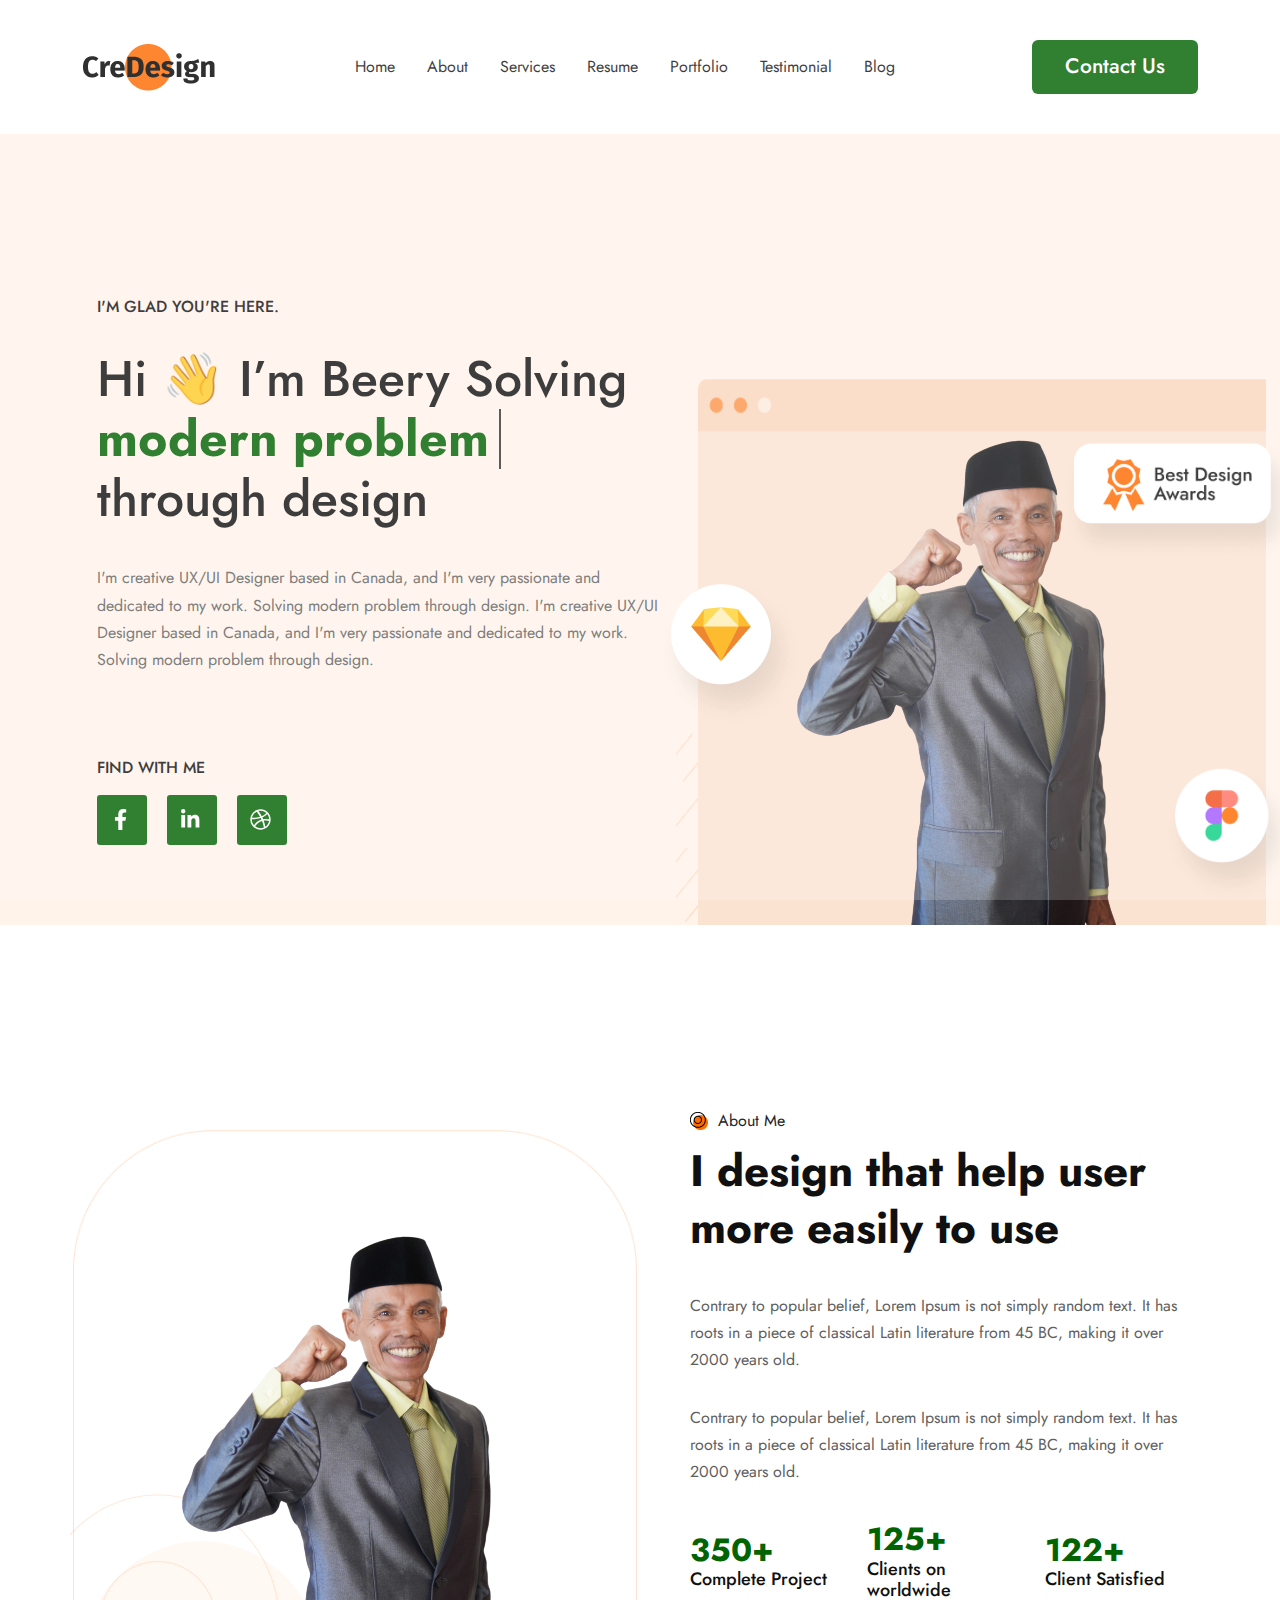
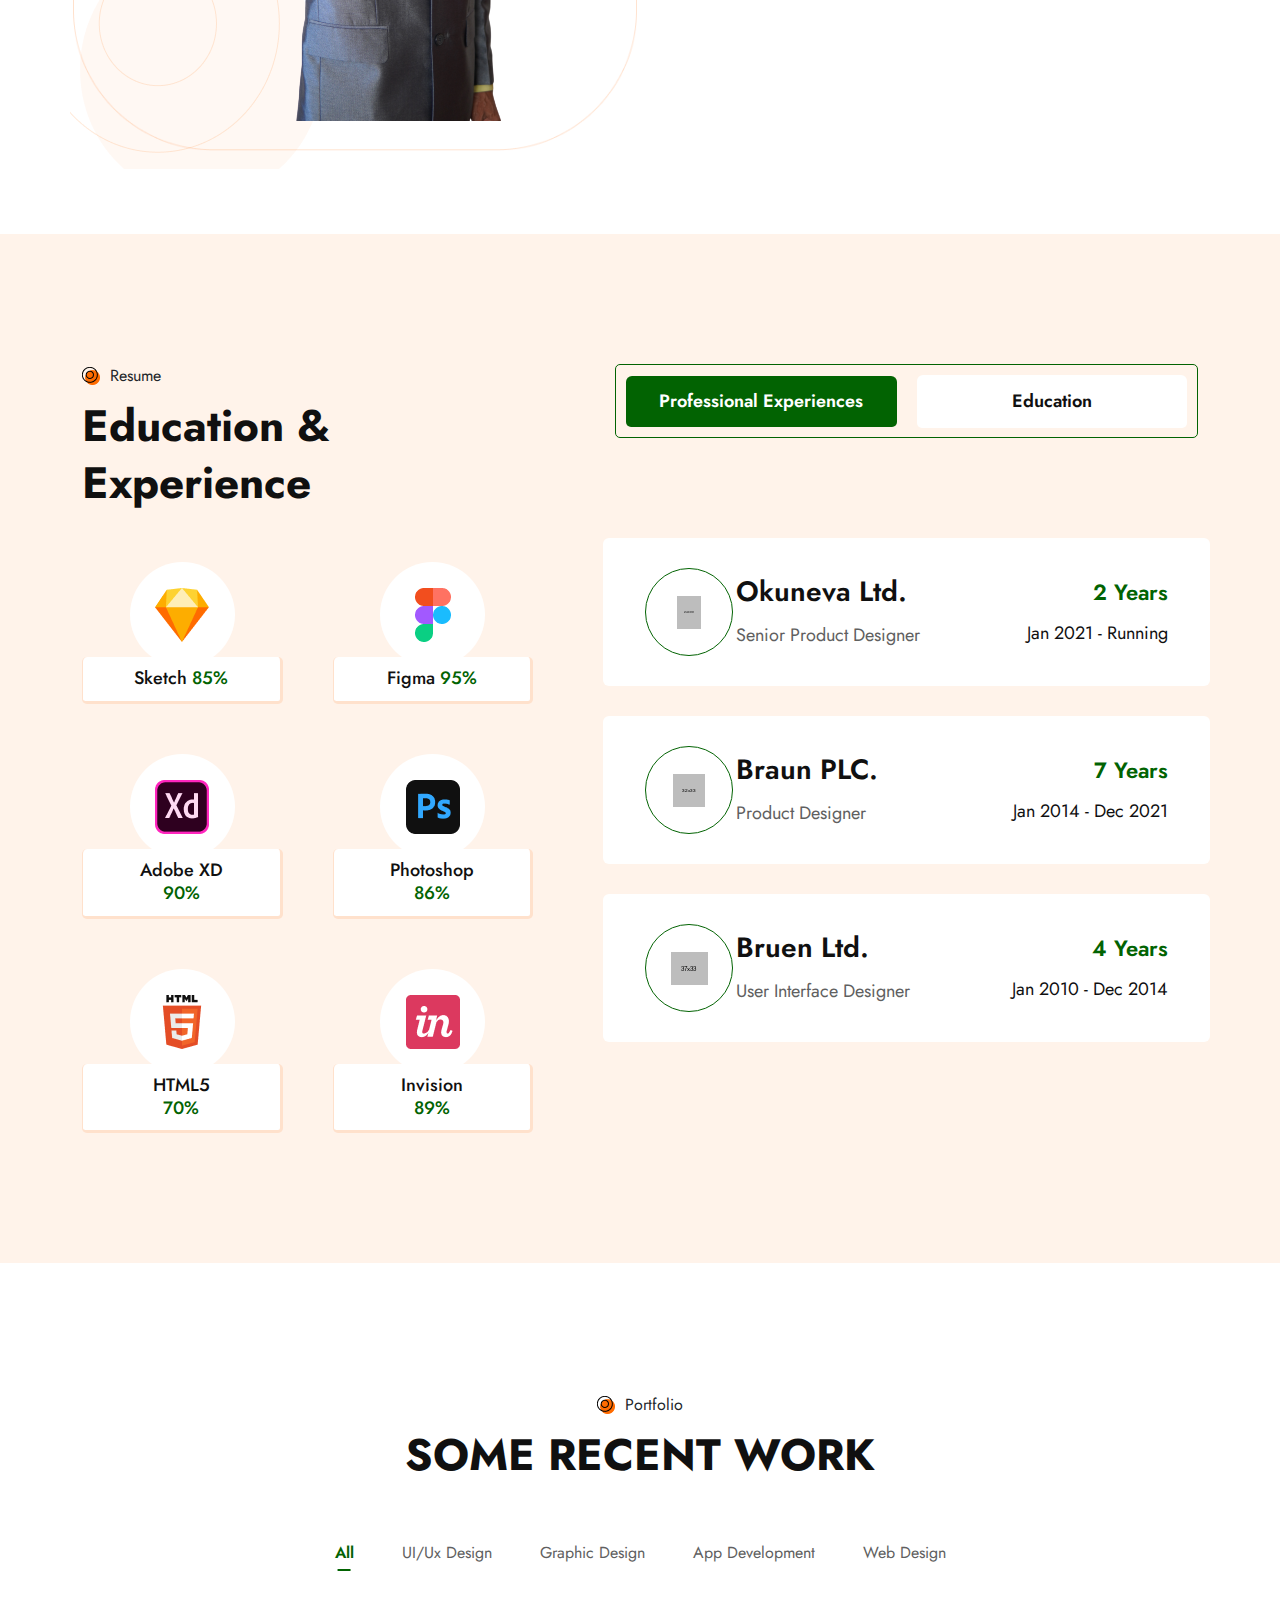
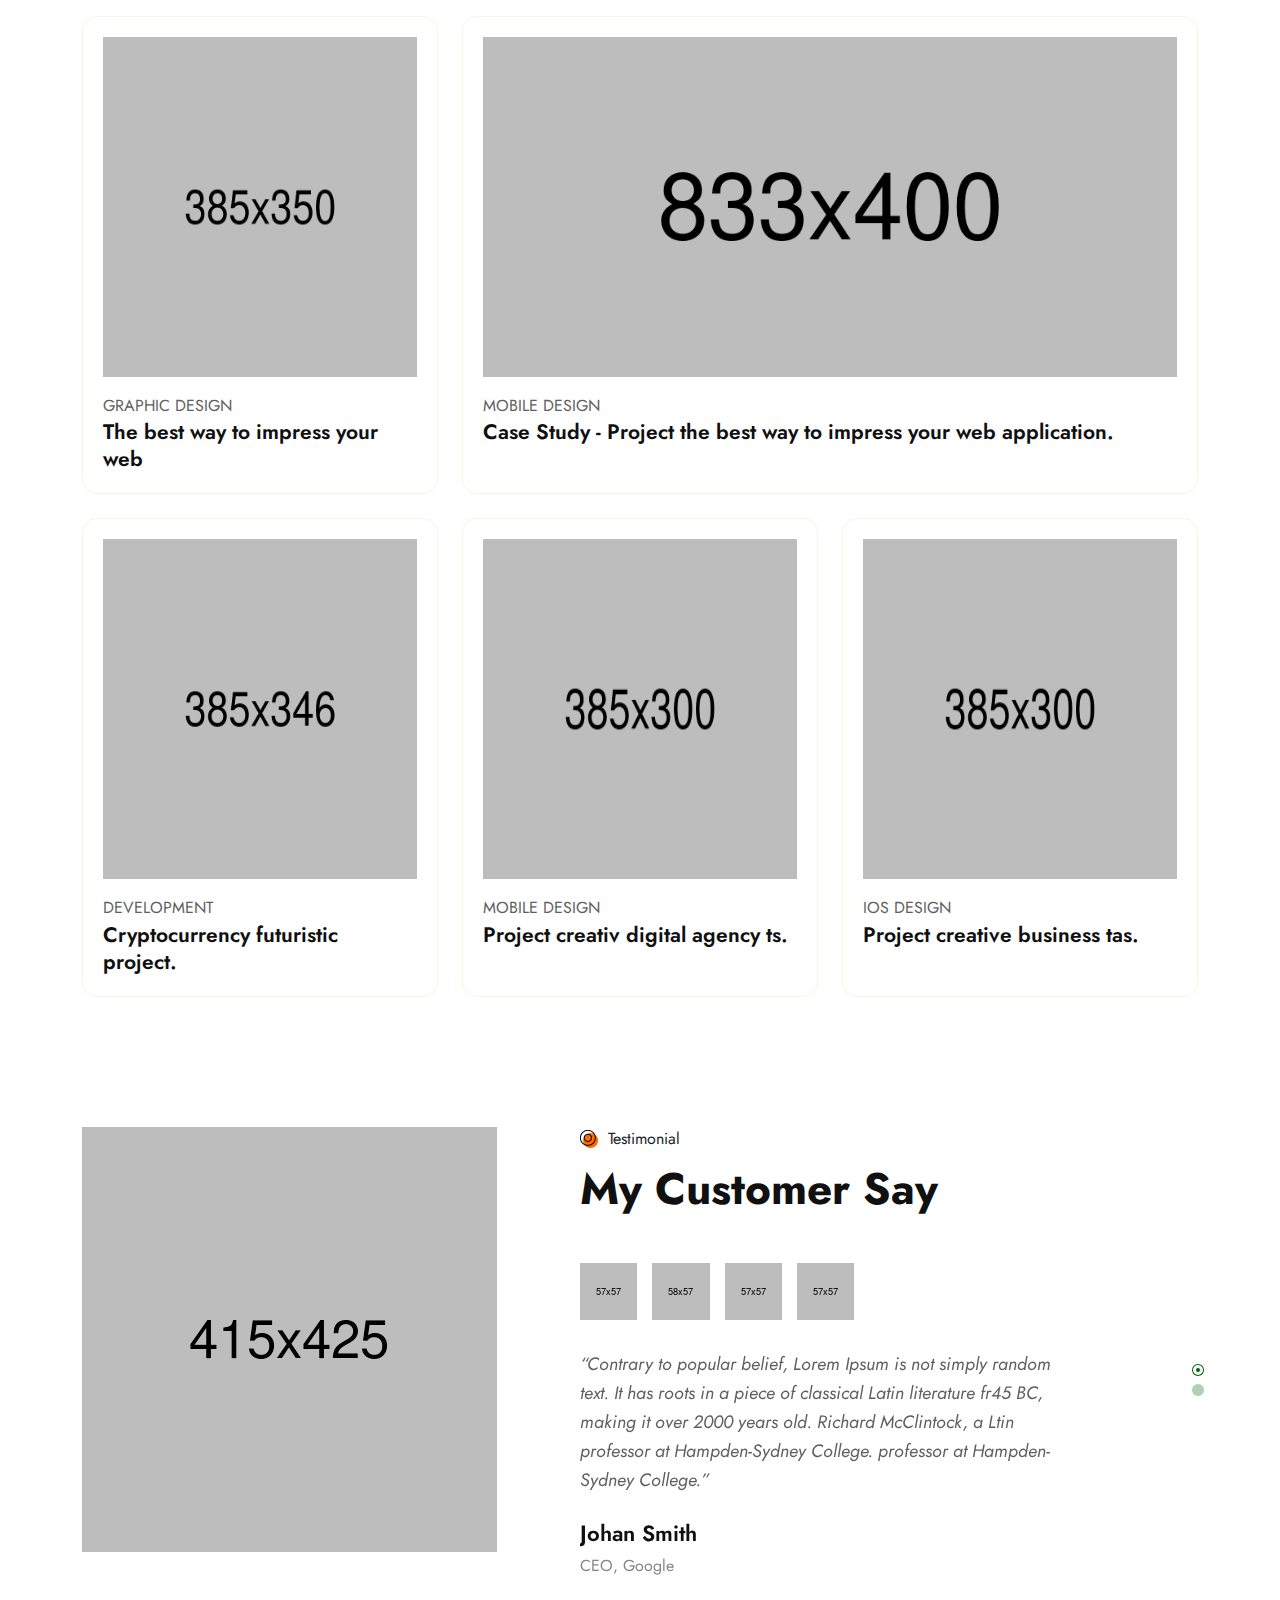
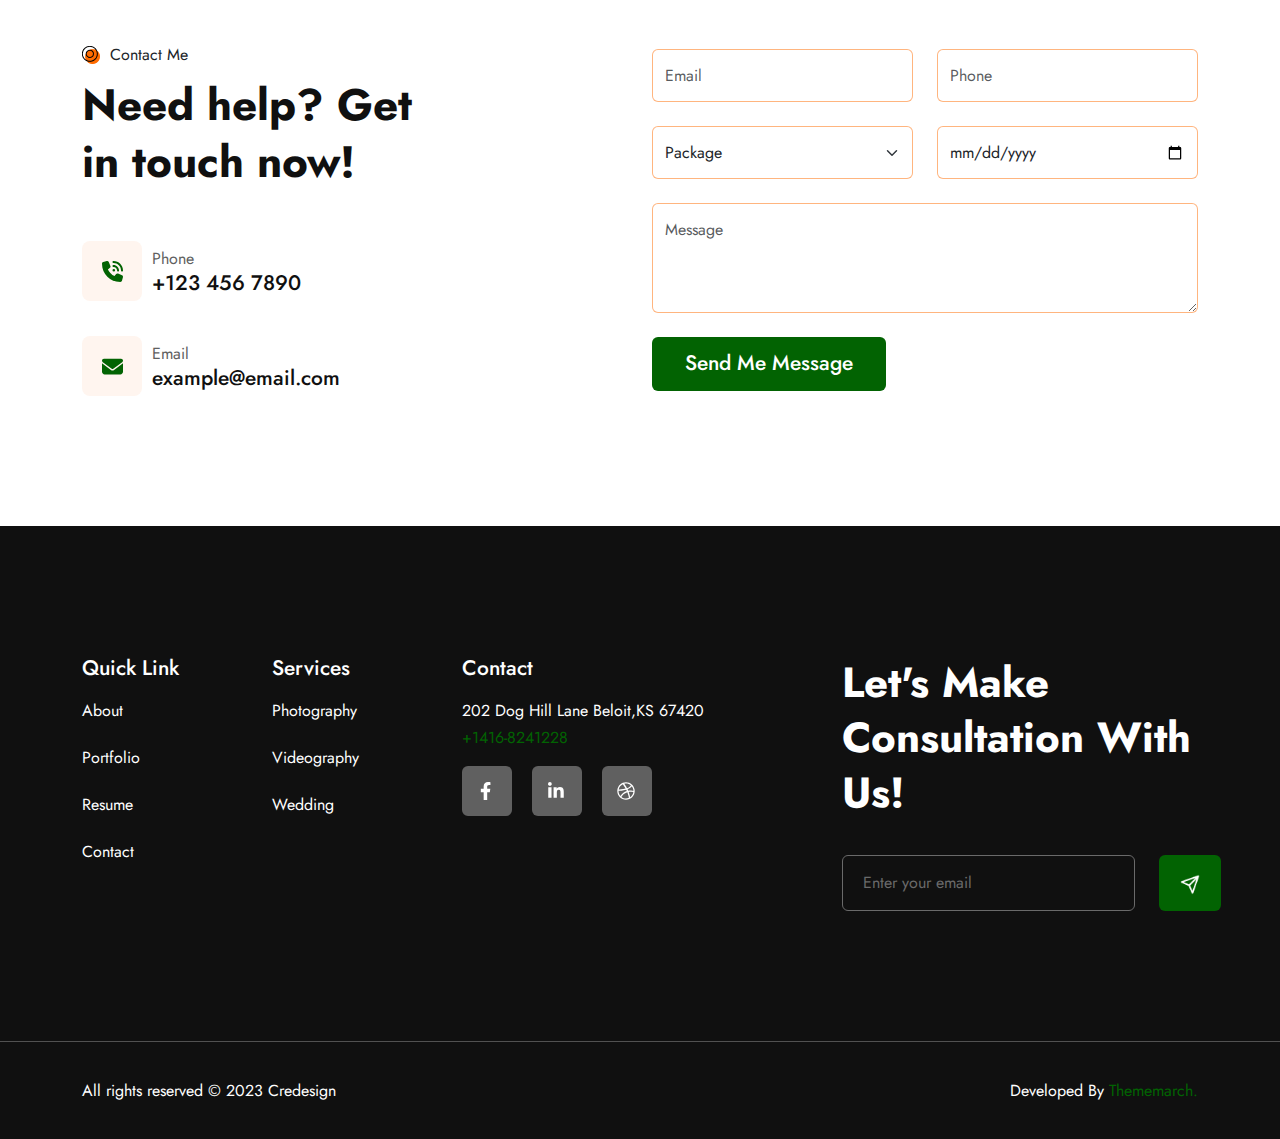
<file: index.html>
<!DOCTYPE html>
<html lang="en">

<head>
    <meta charset="UTF-8">
    <meta http-equiv="X-UA-Compatible" content="IE=edge">
    <meta name="viewport"
        content="width=device-width, user-scalable=no, initial-scale=1.0, maximum-scale=1.0, minimum-scale=1.0">
    <title>BAYU</title>
    <!-- Favicon -->
    <link rel="icon" type="image/x-icon" href="img/favicon.ico">
    <!-- Fonts (google font) -->
    <link rel="preconnect" href="https://fonts.googleapis.com">
    <link rel="preconnect" href="https://fonts.gstatic.com" crossorigin>
    <link
        href="https://fonts.googleapis.com/css2?family=Jost:wght@200;300;400;500;600;700;800;900&family=Urbanist:wght@400;500;600;700&display=swap"
        rel="stylesheet">
    <!-- Bootstrap Stylesheet -->
    <link rel="stylesheet" href="css/bootstrap.min.css">
    <!-- Magnific-popup stylesheet -->
    <link rel="stylesheet" href="css/magnific-popup.css">
    <!-- Owl Carousel stylesheet -->
    <link rel="stylesheet" href="css/owl.carousel.css">
    <!-- Owl theme stylesheet -->
    <link rel="stylesheet" href="css/owl.theme.default.min.css">
    <!-- Animated headline stylesheet -->
    <link rel="stylesheet" href="css/jquery.animatedheadline.css">
    <!-- MeanMenu stylesheet -->
    <link rel="stylesheet" href="css/meanmenu.min.css">
    <!-- Line progressbar stylesheet -->
    <link rel="stylesheet" href="css/jquery.lineProgressbar.css">
    <!-- font awesome stylesheet -->
    <link rel="stylesheet" href="css/all.min.css">
    <!-- AOS stylesheet -->
    <link rel="stylesheet" href="css/aos.css">
    <!-- Normalize CSS -->
    <link rel="stylesheet" href="css/normalize.css">
    <!-- Main stylesheet -->
    <link rel="stylesheet" href="css/style.css">
    <!-- Responsive stylesheet -->
    <link rel="stylesheet" href="css/responsive.css">
</head>

<body class="home-four-body">
    <main class="home-four overflow-x-hidden">
        <!-- start header -->
        <header class="bg-white header">
            <!-- mobile header nav -->
            <div class="mobile-menu d-block d-md-none">
                <nav>
                    <ul class="menu">
                        <li><a href="#home">Home</a>
                        </li>
                        <li><a href="#about">About</a></li>
                        <li><a href="#services">Services</a>
                        </li>
                        <li><a href="#resume">Resume</a></li>
                        <li><a href="#portfolio">Portfolio</a>
                        </li>
                        <li><a href="#testimonial">Testimonial</a>
                        </li>
                        <li><a href="#blog">Blog</a>
                        </li>
                        <li><a href="#contact">Contact</a></li>
                    </ul>
                </nav>
            </div>
            <div class="container d-none d-md-block">
                <div class="header-wrapper d-flex justify-content-between align-items-center">
                    <div class="logo">
                        <a href="index.html">
                            <img src="img/Logo.png" alt="logo">
                        </a>
                    </div>
                    <div class="header-menu-wrapper main-menu">
                        <!-- nav menu -->
                        <nav class="desktop-nav">
                            <ul class="header-menu d-flex flex-row justify-content-center menu">
                                <li class="px-2 px-lg-3 ">
                                    <a class="menu-link" href="#home">Home</a>
                                </li>
                                <li class="px-2 px-lg-3 ">
                                    <a class="menu-link" href="#about">About</a>
                                </li>
                                <li class="px-2 px-lg-3 ">
                                    <a class="menu-link" href="#services">Services</a>
                                </li>
                                <li class="px-2 px-lg-3 ">
                                    <a class="menu-link" href="#resume">Resume</a>
                                </li>
                                <li class="px-2 px-lg-3 ">
                                    <a class="menu-link" href="#portfolio">Portfolio</a>
                                </li>
                                <li class="px-2 px-lg-3 ">
                                    <a class="menu-link" href="#testimonial">Testimonial</a>
                                </li>
                                <li class="px-2 px-lg-3 ">
                                    <a class="menu-link" href="#blog">Blog</a>
                                </li>
                            </ul>
                        </nav>
                    </div>
                    <!-- header button -->
                    <div class="header-btn-wrapper">
                        <a class="btn orange-btn btn_effect" href="#contact">
                            <span class="z-1 position-relative">contact us</span>
                        </a>
                    </div>
                </div>
            </div>
        </header>
        <!-- end header -->
        <!-- start banner -->
        <section id="home" class="home-four-banner position-relative">
            <div class="container-fluid custom-container">
                <div class="row">
                    <div class="col-12">
                        <div class="home-banner-wrapper row align-items-end">
                            <div class="col-12 col-lg-6 col-xxl-7 home-banner-text-col position-relative">
                                <div class="d-flex align-items-center">
                                    <p class="fw-500 black-color text-uppercase mb-30">I'm glad you're here.</p>
                                </div>
                                <div class="animate-heading">
                                    <h1 class="black-color h1-home-4 fw-500 ah-headline">Hi 👋 I’m Beery Solving <span
                                        class="orange-color fw-700">modern <span class="ah-words-wrapper">
                                            <b class="is-visible">problem</b>
                                            <b>solutions</b>
                                        </span></span> 
                                        <br>
                                        through design</h1>
                                </div>
                                <p class="p line-height-7 mt-35 secondary-black fw-400">
                                    I'm creative UX/UI Designer based in Canada, and I'm very passionate and dedicated
                                    to my work. Solving modern problem through design. I'm creative UX/UI Designer based
                                    in Canada, and I'm very passionate and dedicated to my work. Solving modern problem
                                    through design.
                                </p>
                                <div class="mt-85">
                                    <p class="p black-color fw-500 text-uppercase line-height-3">Find With Me</p>
                                    <div class="mt-3">
                                        <ul class="d-flex align-items-center mt-0">
                                            <li class="mr-20 home-four-banner-icon">
                                                <a href="https://www.facebook.com/">
                                                    <i class="fa-brands fa-facebook-f text-white h4"></i>
                                                </a>
                                            </li>
                                            <li class="mr-20 home-four-banner-icon">
                                                <a href="https://linkedin.com/">
                                                    <i class="fa-brands fa-linkedin-in text-white h4"></i>
                                                </a>
                                            </li>
                                            <li class="mr-20 home-four-banner-icon">
                                                <a href="https://dribbble.com/">
                                                    <i class="fa-brands fa-dribbble text-white h4"></i>
                                                </a>
                                            </li>
                                        </ul>
                                    </div>
                                </div>
                                <div class="home-four-banner-spacer"></div>
                            </div>
                            <div
                                class="col-12 col-lg-6 col-xxl-5 text-center position-relative home-four-banner-img-col mb-5 mb-lg-0">
                                <img class="img-fluid home-banner-img" src="img/BAYU.png"
                                    alt="banner-image">
                                <img class="home-four-banner-figma position-absolute zoom-in-out delay-200"
                                    src="img/FigmaShape.png" alt="figma">
                                <img class="home-four-banner-experience position-absolute zoom-in-out delay-100"
                                    src="img/ExperienceShape.png" alt="experience">
                                <img class="home-four-banner-sketch position-absolute zoom-in-out"
                                    src="img/SketchShape.png" alt="experience">
                            </div>
                        </div>
                    </div>
                </div>
            </div>
        </section>
        <!-- end home-banner -->
        <!-- start about me -->
        <section id="about" class="about overflow-x-hidden">
            <div class="container">
                <div class="row">
                    <div class="col-12">
                        <div class="about-wrapper">
                            <div class="row align-items-center">
                                <div
                                    class="about-image-col col-12 col-lg-6 text-center position-relative overflow-hidden pb-3 pb-sm-5">
                                    <img class="img-fluid position-relative z-1" src="img/BAYU.png"
                                        alt="about image">
                                    <img class="about-four-shape position-absolute rotate-360"
                                        src="img/aboutFourCirclle.png" alt="circular shape">
                                    <img class="position-absolute about-four-line-shape" src="img/aboutFourLineBg.png"
                                        alt="about bg line">
                                </div>
                                <div class="about-three-text-col col-12 col-lg-6 pl-50">
                                    <div class="about-text-top">
                                        <div class="section-heading">
                                            <div class="sub-heading d-flex align-items-center">
                                                <img src="img/orangeDot.png" alt="orange-dot">
                                                <p>About Me</p>
                                            </div>
                                            <h2 class="black-color line-height-3 h2">
                                                I design that help user more easily to use
                                            </h2>
                                        </div>
                                        <p class="secondary-black line-height-7 mt-35">
                                            Contrary to popular belief, Lorem Ipsum is not simply random text. It has
                                            roots in a
                                            piece of classical Latin literature from 45 BC, making it over 2000 years
                                            old.
                                        </p>
                                        <p class="secondary-black line-height-7 mt-30">
                                            Contrary to popular belief, Lorem Ipsum is not simply random text. It has
                                            roots in a
                                            piece of classical Latin literature from 45 BC, making it over 2000 years
                                            old.
                                        </p>
                                    </div>
                                    <div class="row row-mobile-margin gy-3 gy-sm-0 mt-35">
                                        <div class="col-12 col-sm-4 col-lg-4 d-flex align-items-center">
                                            <div class="about-complete-project">
                                                <h4 class="fw-700 orange-color about-count-heading"><span
                                                        class="counter">350</span>+</h4>
                                                <h5 class="fw-500 black-color h5">Complete Project</h5>
                                            </div>
                                        </div>
                                        <div class="col-12 col-sm-4 col-lg-4 d-flex align-items-center">
                                            <div class="about-complete-project">
                                                <h4 class="fw-700 orange-color about-count-heading"><span
                                                        class="counter">125</span>+</h4>
                                                <h5 class="fw-500 black-color h5">Clients on worldwide</h5>
                                            </div>
                                        </div>
                                        <div class="col-12 col-sm-4 col-lg-4 d-flex align-items-center">
                                            <div class="about-complete-project">
                                                <h4 class="fw-700 orange-color about-count-heading"><span
                                                        class="counter">122</span>+</h4>
                                                <h5 class="fw-500 black-color h5">Client Satisfied</h5>
                                            </div>
                                        </div>
                                    </div>
                                    <a data-aos="fade-up" data-aos-delay="100" data-aos-duration="1500"
                                        class="btn home-banner-btn orange-btn mt-60 btn_effect" href="resume.html">
                                        <span class="position-relative z-1">Download My CV</span>
                                    </a>
                                </div>
                            </div>
                        </div>
                    </div>
                </div>
            </div>
        </section>
        <!-- end about me -->
        <!-- start services -->
        
        <!-- start resume -->
        <section id="resume" class="resume-four">
            <div class="container">
                <div class="row">
                    <div class="col-12">
                        <div class="resume-four-container">
                            <div class="row">
                                <div class="col-12 col-xl-5 resume-four-left">
                                    <div class="section-heading">
                                        <div class="sub-heading d-flex align-items-center">
                                            <img src="img/orangeDot.png" alt="orange-dot">
                                            <p>Resume</p>
                                        </div>
                                        <h2 class="black-color line-height-3 h2">
                                            Education & Experience
                                        </h2>
                                    </div>
                                    <div class="resume-four-skill-grid mt-50 row-mobile-margin">
                                        <div class="resume-four-skill-item text-center">
                                            <div
                                                class="pt-25 pb-25 pl-25 pr-25 bg-white resume-four-skill-icon-box mx-auto rounded-circle">
                                                <img class="resume-four-skill-icon" src="img/Sketch.png"
                                                    alt="resume four skill icon">
                                            </div>
                                            <div class="resume-four-skill-title w-100 bg-white pt-10 pb-10 pl-50 pr-50">
                                                <h5 class="h5 black-color fw-500 line-height-3">Sketch <span
                                                        class="orange-color"><span class="counter">85</span>%</span>
                                                </h5>
                                            </div>
                                        </div>
                                        <div class="resume-four-skill-item text-center">
                                            <div
                                                class="pt-25 pb-25 pl-25 pr-25 bg-white resume-four-skill-icon-box mx-auto rounded-circle">
                                                <img class="resume-four-skill-icon" src="img/figmaLogo.png"
                                                    alt="resume four skill icon">
                                            </div>
                                            <div class="resume-four-skill-title w-100 bg-white pt-10 pb-10 pl-50 pr-50">
                                                <h5 class="h5 black-color fw-500 line-height-3">Figma <span
                                                        class="orange-color"><span class="counter">95</span>%</span>
                                                </h5>
                                            </div>
                                        </div>
                                        <div class="resume-four-skill-item text-center">
                                            <div
                                                class="pt-25 pb-25 pl-25 pr-25 bg-white resume-four-skill-icon-box mx-auto rounded-circle">
                                                <img class="resume-four-skill-icon" src="img/XD.png"
                                                    alt="resume four skill icon">
                                            </div>
                                            <div class="resume-four-skill-title w-100 bg-white pt-10 pb-10 pl-50 pr-50">
                                                <h5 class="h5 black-color fw-500 line-height-3">Adobe XD <span
                                                        class="orange-color">
                                                        <span class="counter">90</span>%
                                                    </span></h5>
                                            </div>
                                        </div>
                                        <div class="resume-four-skill-item text-center">
                                            <div
                                                class="pt-25 pb-25 pl-25 pr-25 bg-white resume-four-skill-icon-box mx-auto rounded-circle">
                                                <img class="resume-four-skill-icon" src="img/Photoshop.png"
                                                    alt="resume four skill icon">
                                            </div>
                                            <div class="resume-four-skill-title w-100 bg-white pt-10 pb-10 pl-50 pr-50">
                                                <h5 class="h5 black-color fw-500 line-height-3">Photoshop <span
                                                        class="orange-color">
                                                        <span class="counter">86</span>%</span></h5>
                                            </div>
                                        </div>
                                        <div class="resume-four-skill-item text-center">
                                            <div
                                                class="pt-25 pb-25 pl-25 pr-25 bg-white resume-four-skill-icon-box mx-auto rounded-circle">
                                                <img class="resume-four-skill-icon" src="img/HTML.png"
                                                    alt="resume four skill icon">
                                            </div>
                                            <div class="resume-four-skill-title w-100 bg-white pt-10 pb-10 pl-50 pr-50">
                                                <h5 class="h5 black-color fw-500 line-height-3">HTML5 <span
                                                        class="orange-color"><span class="counter">70</span>%</span>
                                                </h5>
                                            </div>
                                        </div>
                                        <div class="resume-four-skill-item text-center">
                                            <div
                                                class="pt-25 pb-25 pl-25 pr-25 bg-white resume-four-skill-icon-box mx-auto rounded-circle">
                                                <img class="resume-four-skill-icon" src="img/invision.png"
                                                    alt="resume four skill icon">
                                            </div>
                                            <div class="resume-four-skill-title w-100 bg-white pt-10 pb-10 pl-50 pr-50">
                                                <h5 class="h5 black-color fw-500 line-height-3">Invision <span
                                                        class="orange-color"><span class="counter">89</span>%</span>
                                                </h5>
                                            </div>
                                        </div>
                                    </div>
                                </div>
                                <div class="col-12 col-xl-7 resume-four-right">
                                    <div class="education-experience-container">
                                        <div class="nav nav-tabs d-block border-0">
                                            <ul id="myTab" class="education-experience-nav-tab">
                                                <li class="nav-item w-100">
                                                    <a class="resume-nav-tab-item nav-link active" href="#experience"
                                                        data-bs-toggle="tab">Professional
                                                        Experiences</a>
                                                </li>
                                                <li class="nav-item w-100">
                                                    <a class="resume-nav-tab-item nav-link" href="#education"
                                                        data-bs-toggle="tab">Education</a>
                                                </li>
                                            </ul>
                                        </div>
                                    </div>
                                    <div class="tab-content">
                                        <div id="experience" class="resume-tab-contents tab-pane fade show active">
                                            <div
                                                class="resume-tab-item bg-white pt-30 pb-30 pl-30 pr-30 row align-items-center mb-30">
                                                <div class="col-12 col-sm-2">
                                                    <div class="resume-tab-img-container mx-auto mx-sm-0">
                                                        <img src="img/tabLogoOne.png" alt="resume tab image">
                                                    </div>
                                                </div>
                                                <div class="col-12 col-sm-5 text-center text-sm-start">
                                                    <h3 class="resume-tab-title fw-600 line-height-3 black-color mb-10">
                                                        Okuneva Ltd.
                                                    </h3>
                                                    <h5 class="fw-400 line-height-6 secondary-black">Senior Product
                                                        Designer
                                                    </h5>
                                                </div>
                                                <div class="col-12 col-sm-5 text-center text-sm-end mt-3 mt-sm-0">
                                                    <h4 class="resume-tab-time orange-color fw-600 line-height-5 mb-10">
                                                        2
                                                        Years</h4>
                                                    <h5 class="fw-400 line-height-6 black-color">Jan 2021 - Running</h5>
                                                </div>
                                            </div>
                                            <div
                                                class="resume-tab-item bg-white pt-30 pb-30 pl-30 pr-30 row align-items-center mb-30">
                                                <div class="col-12 col-sm-2">
                                                    <div class="resume-tab-img-container mx-auto mx-sm-0">
                                                        <img src="img/tabLogoTwo.png" alt="resume tab image">
                                                    </div>
                                                </div>
                                                <div class="col-12 col-sm-5 text-center text-sm-start">
                                                    <h3 class="resume-tab-title fw-600 line-height-3 black-color mb-10">
                                                        Braun PLC.
                                                    </h3>
                                                    <h5 class="fw-400 line-height-6 secondary-black">Product Designer
                                                    </h5>
                                                </div>
                                                <div class="col-12 col-sm-5 text-center text-sm-end mt-3 mt-sm-0">
                                                    <h4 class="resume-tab-time orange-color fw-600 line-height-5 mb-10">
                                                        7
                                                        Years</h4>
                                                    <h5 class="fw-400 line-height-6 black-color">Jan 2014 - Dec 2021
                                                    </h5>
                                                </div>
                                            </div>
                                            <div
                                                class="resume-tab-item bg-white pt-30 pb-30 pl-30 pr-30 row align-items-center mb-30">
                                                <div class="col-12 col-sm-2">
                                                    <div class="resume-tab-img-container mx-auto mx-sm-0">
                                                        <img src="img/tabLogoThree.png" alt="resume tab image">
                                                    </div>
                                                </div>
                                                <div class="col-12 col-sm-5 text-center text-sm-start">
                                                    <h3 class="resume-tab-title fw-600 line-height-3 black-color mb-10">
                                                        Bruen Ltd.
                                                    </h3>
                                                    <h5 class="fw-400 line-height-6 secondary-black">User Interface
                                                        Designer
                                                    </h5>
                                                </div>
                                                <div class="col-12 col-sm-5 text-center text-sm-end mt-3 mt-sm-0">
                                                    <h4 class="resume-tab-time orange-color fw-600 line-height-5 mb-10">
                                                        4
                                                        Years</h4>
                                                    <h5 class="fw-400 line-height-6 black-color">Jan 2010 - Dec 2014
                                                    </h5>
                                                </div>
                                            </div>
                                        </div>
                                        <div id="education" class="resume-tab-contents tab-pane fade">
                                            <div
                                                class="resume-tab-item bg-white pt-30 pb-30 pl-30 pr-30 row align-items-center mb-30">
                                                <div class="col-12 col-sm-2">
                                                    <div class="resume-tab-img-container mx-auto mx-sm-0">
                                                        <img src="img/tabLogoTwo.png" alt="resume tab image">
                                                    </div>
                                                </div>
                                                <div class="col-12 col-sm-5 text-center text-sm-start">
                                                    <h3 class="resume-tab-title fw-600 line-height-3 black-color mb-10">
                                                        BSc in Computer Science
                                                    </h3>
                                                    <h5 class="fw-400 line-height-6 secondary-black">University of ULAV
                                                    </h5>
                                                </div>
                                                <div class="col-12 col-sm-5 text-center text-sm-end mt-3 mt-sm-0">
                                                    <h4 class="resume-tab-time orange-color fw-600 line-height-5 mb-10">
                                                        4
                                                        Years</h4>
                                                    <h5 class="fw-400 line-height-6 black-color">2018 - 2022
                                                    </h5>
                                                </div>
                                            </div>
                                            <div
                                                class="resume-tab-item bg-white pt-30 pb-30 pl-30 pr-30 row align-items-center mb-30">
                                                <div class="col-12 col-sm-2">
                                                    <div class="resume-tab-img-container mx-auto mx-sm-0">
                                                        <img src="img/tabLogoOne.png" alt="resume tab image">
                                                    </div>
                                                </div>
                                                <div class="col-12 col-sm-5 text-center text-sm-start">
                                                    <h3 class="resume-tab-title fw-600 line-height-3 black-color mb-10">
                                                        AS - Science & Information
                                                    </h3>
                                                    <h5 class="fw-400 line-height-6 secondary-black">University of ULAV
                                                    </h5>
                                                </div>
                                                <div class="col-12 col-sm-5 text-center text-sm-end mt-3 mt-sm-0">
                                                    <h4 class="resume-tab-time orange-color fw-600 line-height-5 mb-10">
                                                        2
                                                        Years</h4>
                                                    <h5 class="fw-400 line-height-6 black-color">2016 - 2018</h5>
                                                </div>
                                            </div>
                                            <div
                                                class="resume-tab-item bg-white pt-30 pb-30 pl-30 pr-30 row align-items-center mb-30">
                                                <div class="col-12 col-sm-2">
                                                    <div class="resume-tab-img-container mx-auto mx-sm-0">
                                                        <img src="img/tabLogoThree.png" alt="resume tab image">
                                                    </div>
                                                </div>
                                                <div class="col-12 col-sm-5 text-center text-sm-start">
                                                    <h3 class="resume-tab-title fw-600 line-height-3 black-color mb-10">
                                                        Secondary School Education
                                                    </h3>
                                                    <h5 class="fw-400 line-height-6 secondary-black">Kindergarten
                                                    </h5>
                                                </div>
                                                <div class="col-12 col-sm-5 text-center text-sm-end mt-3 mt-sm-0">
                                                    <h4 class="resume-tab-time orange-color fw-600 line-height-5 mb-10">
                                                        10
                                                        Years</h4>
                                                    <h5 class="fw-400 line-height-6 black-color">2006 - 2016
                                                    </h5>
                                                </div>
                                            </div>
                                        </div>
                                    </div>
                                </div>
                            </div>
                        </div>
                    </div>
                </div>
            </div>
        </section>
        <!-- end resume -->
        <!-- start portfolio gallery -->
        <section id="portfolio" class="portfolio-two">
            <div class="container">
                <div class="row">
                    <div class="col-12">
                        <div class="portfolio-wrapper">
                            <div class="section-heading-middle">
                                <div class="sub-heading d-flex align-items-center mx-auto">
                                    <img src="img/orangeDot.png" alt="orange-dot">
                                    <p>Portfolio</p>
                                </div>
                                <h2 class="black-color line-height-3 h2 text-uppercase text-center">
                                    Some Recent Work
                                </h2>
                            </div>
                            <div class="mt-50 row-mobile-margin">
                                <div class="controls d-flex justify-content-center flex-wrap gap-1 gap-lg-4 mb-45">
                                    <button type="button" class="control filter btn .outline-0 border-0 secondary-black"
                                        data-filter=".all">All</button>
                                    <button type="button" class="control filter btn .outline-0 border-0 secondary-black"
                                        data-filter=".ui">UI/Ux Design</button>
                                    <button type="button" class="control filter btn .outline-0 border-0 secondary-black"
                                        data-filter=".graphic">Graphic Design</button>
                                    <button type="button" class="control filter btn .outline-0 border-0 secondary-black"
                                        data-filter=".app">App Development</button>
                                    <button type="button" class="control filter btn .outline-0 border-0 secondary-black"
                                        data-filter=".web">Web Design</button>
                                </div>
                                <div class="portfolio-massonary-container">
                                    <div class="portfolio-massonary-four-items mix ui all position-relative">
                                        <div class="modal fade" id="recentModalSix" tabindex="-1" aria-hidden="true">
                                            <div class="modal-dialog modal-dialog-centered justify-content-center">
                                                <div>
                                                    <button type="button" class="btn-close mb-10 btn"
                                                        data-bs-dismiss="modal" aria-label="Close"></button>
                                                    <img class="img-fluid" src="img/recentSix.png" alt="portfolio img">
                                                </div>
                                            </div>
                                        </div>
                                        <div class="img-overlay-full">
                                            <img class="img-fluid" src="img/recentSix.png" alt="portfolio img">
                                        </div>
                                        <div class="w-100 justify-content-center align-items-center pt-15">
                                            <p class="secondary-black fw-400 line-height-7 text-uppercase">Graphic Design</p>
                                            <a data-bs-toggle="modal" data-bs-target="#recentModalSix" href="#recentModalSix"
                                                class="h4 black-color fw-600 line-height-3 portfolio-massonary-item-link">
                                                The best way to impress your web
                                            </a>
                                        </div>
                                    </div>
                                    <div class="portfolio-massonary-four-items mix graphic all position-relative">
                                        <div class="modal fade" id="recentModalSeven" tabindex="-1" aria-hidden="true">
                                            <div class="modal-dialog modal-dialog-centered justify-content-center">
                                                <div>
                                                    <button type="button" class="btn-close mb-10 btn"
                                                        data-bs-dismiss="modal" aria-label="Close"></button>
                                                    <img class="img-fluid" src="img/recentSeven.png" alt="portfolio img">
                                                </div>
                                            </div>
                                        </div>
                                        <div class="img-overlay-full">
                                            <img class="img-fluid" src="img/recentSeven.png" alt="portfolio img">
                                        </div>
                                        <div class="w-100 justify-content-center align-items-center pt-15">
                                            <p class="secondary-black fw-400 line-height-7 text-uppercase">Mobile Design</p>
                                            <a data-bs-toggle="modal" data-bs-target="#recentModalSeven" href="#recentModalSeven"
                                                class="h4 black-color fw-600 line-height-3 portfolio-massonary-item-link">
                                                Case Study - Project the best way to impress your web application.
                                            </a>
                                        </div>
                                    </div>
                                    <div class="portfolio-massonary-four-items mix ui graphic all position-relative">
                                        <div class="modal fade" id="recentModalEight" tabindex="-1" aria-hidden="true">
                                            <div class="modal-dialog modal-dialog-centered justify-content-center">
                                                <div>
                                                    <button type="button" class="btn-close mb-10 btn"
                                                        data-bs-dismiss="modal" aria-label="Close"></button>
                                                    <img class="img-fluid" src="img/recentEight.png" alt="portfolio img">
                                                </div>
                                            </div>
                                        </div>
                                        <div class="img-overlay-full">
                                            <img class="img-fluid" src="img/recentEight.png" alt="portfolio img">
                                        </div>
                                        <div class="w-100 justify-content-center align-items-center pt-15">
                                            <p class="secondary-black fw-400 line-height-7 text-uppercase">Development</p>
                                            <a data-bs-toggle="modal" data-bs-target="#recentModalEight" href="#recentModalEight"
                                                class="h4 black-color fw-600 line-height-3 portfolio-massonary-item-link">
                                                Cryptocurrency futuristic project.
                                            </a>
                                        </div>
                                    </div>
                                    <div class="portfolio-massonary-four-items mix web all position-relative">
                                        <div class="modal fade" id="recentModalNine" tabindex="-1" aria-hidden="true">
                                            <div class="modal-dialog modal-dialog-centered justify-content-center">
                                                <div>
                                                    <button type="button" class="btn-close mb-10 btn"
                                                        data-bs-dismiss="modal" aria-label="Close"></button>
                                                    <img class="img-fluid" src="img/recentNine.png" alt="portfolio img">
                                                </div>
                                            </div>
                                        </div>
                                        <div class="img-overlay-full">
                                            <img class="img-fluid" src="img/recentNine.png" alt="portfolio img">
                                        </div>
                                        <div class="w-100 justify-content-center align-items-center pt-15">
                                            <p class="secondary-black fw-400 line-height-7 text-uppercase">Mobile Design</p>
                                            <a data-bs-toggle="modal" data-bs-target="#recentModalNine" href="#recentModalNine"
                                                class="h4 black-color fw-600 line-height-3 portfolio-massonary-item-link">
                                                Project creativ digital agency ts.
                                            </a>
                                        </div>
                                    </div>
                                    <div class="portfolio-massonary-four-items mix app all position-relative">
                                        <div class="modal fade" id="recentModalTen" tabindex="-1" aria-hidden="true">
                                            <div class="modal-dialog modal-dialog-centered justify-content-center">
                                                <div>
                                                    <button type="button" class="btn-close mb-10 btn"
                                                        data-bs-dismiss="modal" aria-label="Close"></button>
                                                    <img class="img-fluid" src="img/recentTen.png" alt="portfolio img">
                                                </div>
                                            </div>
                                        </div>
                                        <div class="img-overlay-full">
                                            <img class="img-fluid" src="img/recentTen.png" alt="portfolio img">
                                        </div>
                                        <div class="w-100 justify-content-center align-items-center pt-15">
                                            <p class="secondary-black fw-400 line-height-7 text-uppercase">Ios Design</p>
                                            <a data-bs-toggle="modal" data-bs-target="#recentModalTen" href="#recentModalTen"
                                                class="h4 black-color fw-600 line-height-3 portfolio-massonary-item-link">
                                                Project creative business tas.
                                            </a>
                                        </div>
                                    </div>
                                </div>
                            </div>
                        </div>
                    </div>
                </div>
            </div>
        </section>
        <!-- end portfolio gallery -->
        <!-- start testimonial -->
        <section id="testimonial" class="testimonial-four">
            <div class="container">
                <div class="row">
                    <div class="col-12">
                        <div class="testimonial-four-wrapper">
                            <div class="row">
                                <div class="col-12 col-lg-6 col-xl-4 mb-4 mb-lg-0">
                                    <div class="img-overlay-full">
                                        <img class="testimonial-four-image" src="img/testimonialFour.png"
                                            alt="testimonial image">
                                    </div>
                                </div>
                                <div class="col-12 col-lg-6 col-xl-8 testimonial-four-contents">
                                    <div class="section-heading">
                                        <div class="sub-heading d-flex align-items-center">
                                            <img src="img/orangeDot.png" alt="orange-dot">
                                            <p>Testimonial</p>
                                        </div>
                                        <h2 class="black-color line-height-3 h2">
                                            My Customer Say
                                        </h2>
                                    </div>
                                    <div class="testimonial-images">
                                        <img class="mr-10" src="img/clientOne.png" alt="client image">
                                        <img class="mr-10" src="img/clientTwo.png" alt="client image">
                                        <img class="mr-10" src="img/clientThree.png" alt="client image">
                                        <img class="mr-10" src="img/clientFour.png" alt="client image">
                                    </div>
                                    <div class="testimonial-four-carousel mt-30">
                                        <div class="owl-carousel owl-theme">
                                            <div class="item">
                                                <div class="testimonial-four-card">
                                                    <h5 class="h5 fw-400 line-height-6 secondary-black fst-italic">
                                                        “Contrary to popular belief, Lorem Ipsum is not simply random
                                                        text. It
                                                        has
                                                        roots in a piece of classical Latin literature fr45 BC, making
                                                        it over
                                                        2000
                                                        years old. Richard McClintock, a Ltin professor at
                                                        Hampden-Sydney
                                                        College.
                                                        professor at Hampden-Sydney College.”
                                                    </h5>
                                                    <h4 class="black-color fw-600 line-height-3 testimonial-four-name">
                                                        Johan
                                                        Smith</h4>
                                                    <p class="p fw-400 testimonial-four-client-title">CEO, Google</p>
                                                </div>
                                            </div>
                                            <div class="item">
                                                <div class="testimonial-four-card">
                                                    <h5 class="h5 fw-400 line-height-6 secondary-black fst-italic">
                                                        “Contrary to popular belief, Lorem Ipsum is not simply random
                                                        text. It
                                                        has
                                                        roots in a piece of classical Latin literature fr45 BC, making
                                                        it over
                                                        2000
                                                        years old. Richard McClintock, a Ltin professor at
                                                        Hampden-Sydney
                                                        College.
                                                        professor at Hampden-Sydney College.”
                                                    </h5>
                                                    <h4 class="black-color fw-600 line-height-3 testimonial-four-name">
                                                        Johan
                                                        Smith</h4>
                                                    <p class="p fw-400 testimonial-four-client-title">CEO, Google</p>
                                                </div>
                                            </div>
                                        </div>
                                    </div>
                                </div>
                            </div>
                        </div>
                    </div>
                </div>
            </div>
        </section>
        <!-- end testimonial -->
        <!-- start partners -->
        
        <!-- end partners -->
        <!-- start blog -->
        
        <!-- end blog -->
        <!-- start contact -->
        <section id="contact" class="home-four-contact">
            <div class="container">
                <div class="row">
                    <div class="col-12">
                        <div class="home-contact-wrapper">
                            <div class="home-contact-info-container row align-items-center">
                                <div class="col-12 col-md-6 home-two-contact-info-col">
                                    <div class="section-heading">
                                        <div class="sub-heading d-flex align-items-center">
                                            <img src="img/orangeDot.png" alt="orange-dot">
                                            <p>Contact Me</p>
                                        </div>
                                        <h2 class="black-color line-height-3 h2">
                                            Need help? Get in touch now!
                                        </h2>
                                    </div>
                                    <div class="row row-mobile-margin gy-3 gy-sm-0 row-mobile-margin mt-50">
                                        <div class="col-12 d-flex align-items-center">
                                            <div class="mr-10">
                                                <div class="light-orange-bg-icon">
                                                    <i class="fa-solid fa-phone-volume orange-color h4"></i>
                                                </div>
                                            </div>
                                            <div class="about-years-experience">
                                                <p class="fw-400 secondary-black p">Phone</p>
                                                <h4 class="fw-500 black-color h4">
                                                    <a href="tel:1234567890">+123 456 7890</a>
                                                </h4>
                                            </div>
                                        </div>
                                        <div class="col-12 d-flex align-items-center row-mobile-margin mt-35">
                                            <div class="mr-10">
                                                <div class="light-orange-bg-icon">
                                                    <i class="fa-solid fa-envelope orange-color h4"></i>
                                                </div>
                                            </div>
                                            <div class="about-years-experience">
                                                <p class="fw-400 secondary-black p">Email</p>
                                                <h4 class="fw-500 black-color h4">
                                                    <a href="mailto:example@email.com">example@email.com</a>
                                                </h4>
                                            </div>
                                        </div>
                                    </div>
                                </div>
                                <div class="col-12 col-md-6 row-mobile-margin">
                                    <form>
                                        <div class="row g-4">
                                            <div class="col-12 col-sm-6">
                                                <input type="email" class="form-control home-four-contact-input"
                                                    placeholder="Email">
                                            </div>
                                            <div class="col-12 col-sm-6">
                                                <input type="tel" class="form-control home-four-contact-input"
                                                    placeholder="Phone">
                                            </div>
                                            <div class="col-12 col-sm-6">
                                                <select class="form-control form-select home-four-contact-input">
                                                    <option selected>Package</option>
                                                    <option value="1">One</option>
                                                    <option value="2">Two</option>
                                                    <option value="3">Three</option>
                                                </select>
                                            </div>
                                            <div class="col-12 col-sm-6">
                                                <input type="date" class="form-control home-four-contact-input">
                                            </div>
                                            <div class="col-12">
                                                <textarea
                                                    class="form-control home-four-contact-input home-four-textarea"
                                                    placeholder="Message"></textarea>
                                            </div>
                                            <div class="col-12">
                                                <div class="col-12">
                                                    <button type="submit" class="btn orange-btn btn_effect">
                                                        <span class="position-relative z-1">
                                                            Send Me
                                                            Message
                                                        </span>
                                                    </button>
                                                </div>
                                            </div>
                                        </div>
                                    </form>
                                </div>
                            </div>
                        </div>
                    </div>
                </div>
            </div>
        </section>
        <!-- end contact -->
        <!-- start footer -->
        <section class="footer">
            <div class="footer-wrapper">
                <div class="footer-top">
                    <div class="container">
                        <div class="row">
                            <div class="col-6 col-sm-6 col-lg-2 mt-5 mt-lg-0">
                                <h4 class="h4 fw-500 text-white mb-15">
                                    Quick Link
                                </h4>
                                <div class="footer-col-links">
                                    <ul class="footer-col-link-container-two">
                                        <li class="footer-link-item">
                                            <a class="fw-400 p line-height-7 text-white" href="#about">About</a>
                                        </li>
                                        <li class="footer-link-item">
                                            <a class="fw-400 p line-height-7 text-white"
                                                href="#portfolio">Portfolio</a>
                                        </li>
                                        <li class="footer-link-item">
                                            <a class="fw-400 p line-height-7 text-white" href="#resume">Resume</a>
                                        </li>
                                        <li class="footer-link-item">
                                            <a class="fw-400 p line-height-7 text-white" href="#contact">Contact</a>
                                        </li>
                                    </ul>
                                </div>
                            </div>
                            <div class="col-6 col-sm-6 col-lg-2 mt-5 mt-lg-0">
                                <h4 class="h4 fw-500 text-white mb-15">
                                    Services
                                </h4>
                                <div class="footer-col-links">
                                    <ul class="footer-col-link-container-two">
                                        <li class="footer-link-item">
                                            <a class="fw-400 p line-height-7 text-white"
                                                href="#services">Photography</a>
                                        </li>
                                        <li class="footer-link-item">
                                            <a class="fw-400 p line-height-7 text-white"
                                                href="#services">Videography</a>
                                        </li>
                                        <li class="footer-link-item">
                                            <a class="fw-400 p line-height-7 text-white"
                                                href="#services">Wedding</a>
                                        </li>
                                    </ul>
                                </div>
                            </div>
                            <div class="col-12 col-sm-6 col-lg-4 mt-5 mt-lg-0">
                                <h4 class="h4 fw-500 text-white mb-15">
                                    Contact
                                </h4>
                                <p class="p text-white line-height-7 fw-400">
                                    202 Dog Hill Lane Beloit,KS 67420
                                </p>
                                <p>
                                    <a class="p line-height-7 fw-400 orange-color mt-10" href="tel:+1416-8241228">
                                        +1416-8241228
                                    </a>
                                </p>
                                <div class="footer-social-media mt-15">
                                    <ul class="footer-social-container d-flex align-items-center mt-0">
                                        <li class="footer-social-item">
                                            <a href="https://www.facebook.com/">
                                                <i class="fa-brands fa-facebook-f text-white h5"></i>
                                            </a>
                                        </li>
                                        <li class="footer-social-item">
                                            <a href="https://linkedin.com/">
                                                <i class="fa-brands fa-linkedin-in text-white h5"></i>
                                            </a>
                                        </li>
                                        <li class="footer-social-item">
                                            <a href="https://dribbble.com/">
                                                <i class="fa-brands fa-dribbble text-white h5"></i>
                                            </a>
                                        </li>
                                    </ul>
                                </div>
                            </div>
                            <div class="col-12 col-sm-6 col-lg-4 mt-5 mt-lg-0">
                                <div class="w-100">
                                    <h2 class="text-white line-height-3 h2-secondary fw-700 text-start">
                                        Let's Make Consultation With Us!
                                    </h2>
                                    <form class="row mt-35 footer-two-form">
                                        <div class="col-8 col-sm-10">
                                            <input type="email" class="form-control footer-form-input"
                                                placeholder="Enter your email">
                                        </div>
                                        <div class="col-4 col-sm-2">
                                            <button type="submit" class="btn footer-form-btn btn_effect">
                                                <img class="position-relative z-1" src="img/send.png"
                                                    alt="footer form send icon">
                                            </button>
                                        </div>
                                    </form>
                                </div>
                            </div>
                        </div>
                    </div>
                </div>
                <div class="footer-bottom">
                    <div class="container">
                        <div class="footer-bottom-container">
                            <div class="row">
                                <div class="footerbottom-left col-12 col-sm-5 col-md-6 text-start">
                                    <p class="p text-white line-height-7 ">
                                        All rights reserved &copy; 2023 Credesign
                                    </p>
                                </div>
                                <div class="footerbottom-right col-12 col-sm-7 col-md-6">
                                    <p class="p text-white line-height-7 text-sm-end">
                                        Developed By <span class="orange-color">Thememarch.</span>
                                    </p>
                                </div>
                            </div>
                        </div>
                    </div>
                </div>
            </div>
        </section>
        <!-- end footer -->
    </main>
    <!-- Preloader -->
    <div class="loader-mask">
        <div class="loader">
            <div></div>
            <div></div>
        </div>
    </div>

    <!-- Jquery script -->
    <script src="js/jquery-3.6.4.min.js"></script>
    <!-- Bootstrap Script -->
    <script src="js/bootstrap.min.js"></script>
    <!-- Magnific-popup script -->
    <script src="js/jquery.magnific-popup.min.js"></script>
    <!-- Owl carousel script -->
    <script src="js/owl.carousel.min.js"></script>
    <!-- MeanMenu script -->
    <script src="js/jquery.meanmenu.js"></script>
    <!-- Line progressbar script -->
    <script src="js/jquery.lineProgressbar.js"></script>
    <!-- Multi animated counter -->
    <script src="js/multi-animated-counter.js"></script>
    <!-- One page nav script -->
    <script src="js/onepageNav.js"></script>
    <!-- font awesome script -->
    <script src="js/all.min.js"></script>
    <!-- AOS script -->
    <script src="js/aos.js"></script>
    <!-- Animated headline script -->
    <script src="js/jquery.animatedheadline.min.js"></script>
    <!-- mixitup -->
    <script src="js/mixitup.min.js"></script>
    <!-- jQuery Counterup -->
    <script src="js/jquery.waypoints.min.js"></script>
    <script src="js/jquery.counterup.min.js"></script>
    <!-- Main JS script -->
    <script src="js/main.js"></script>
</body>

</html>
</file>
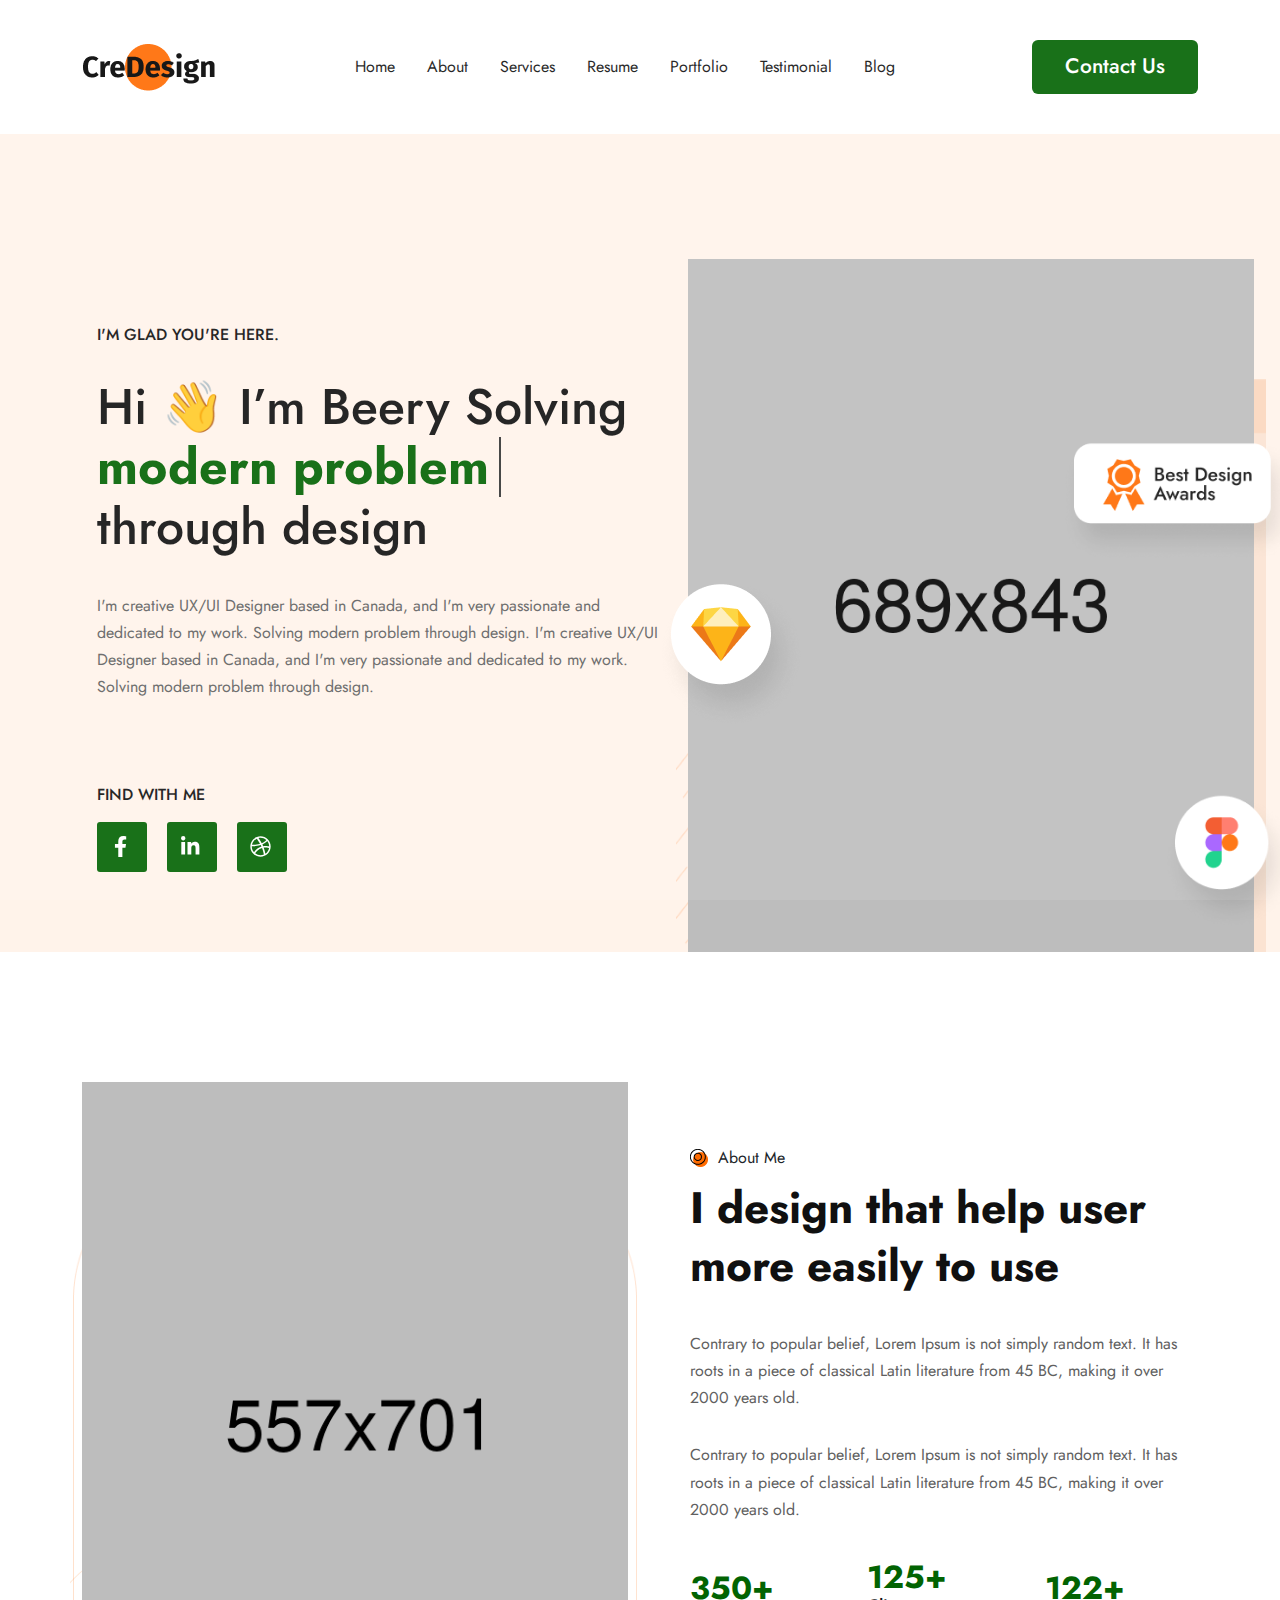
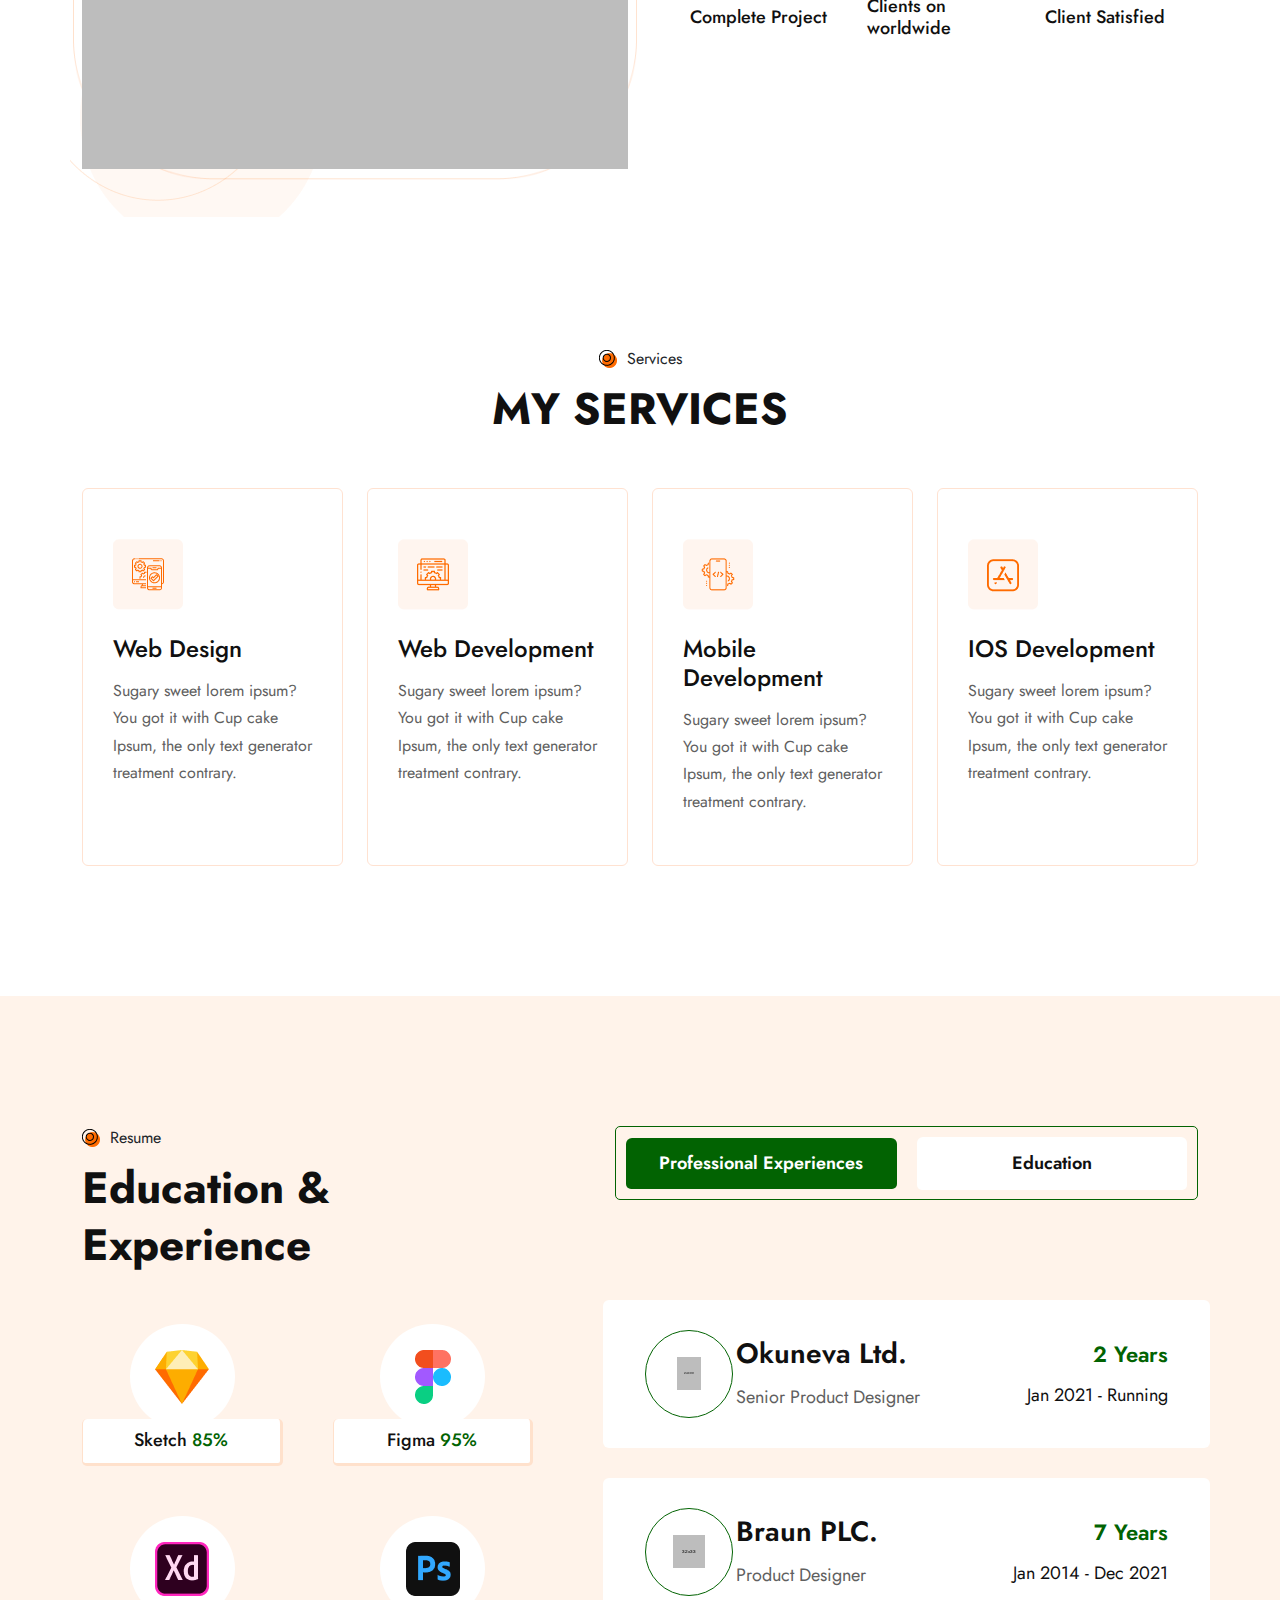
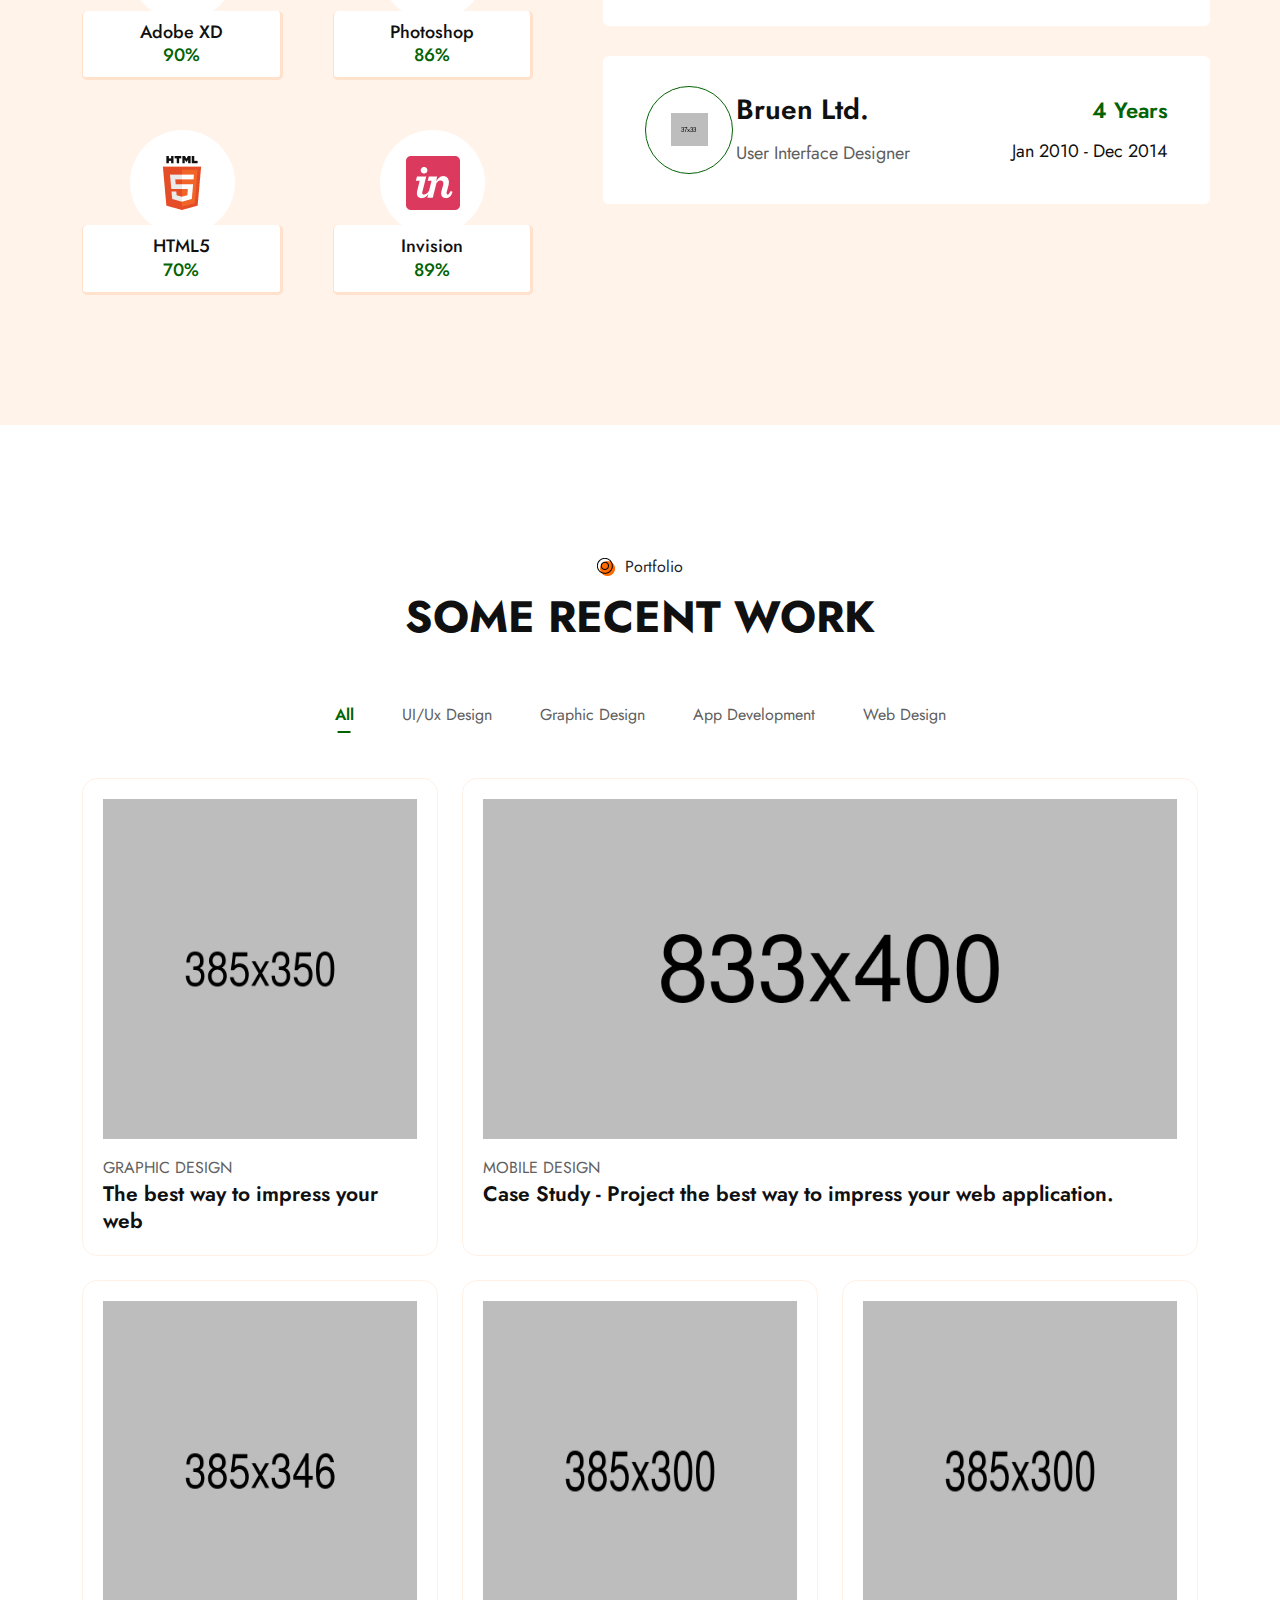
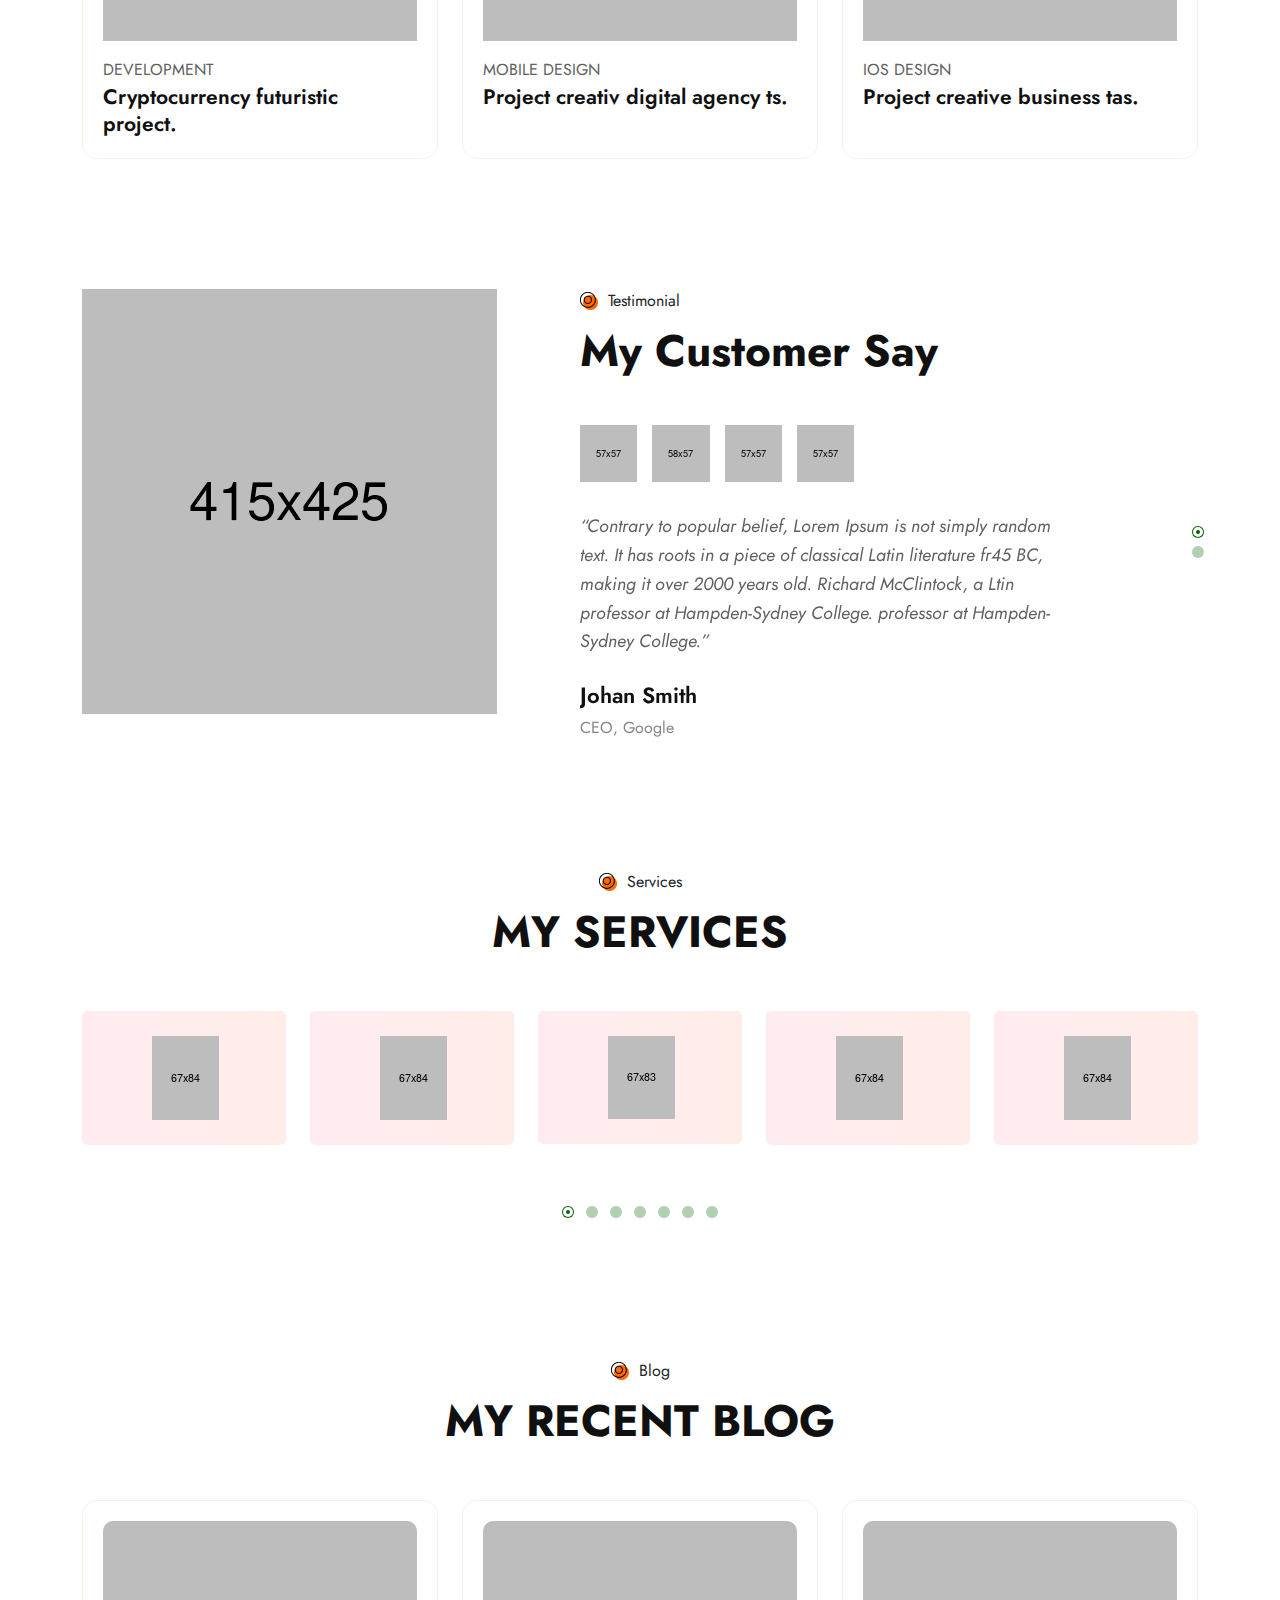
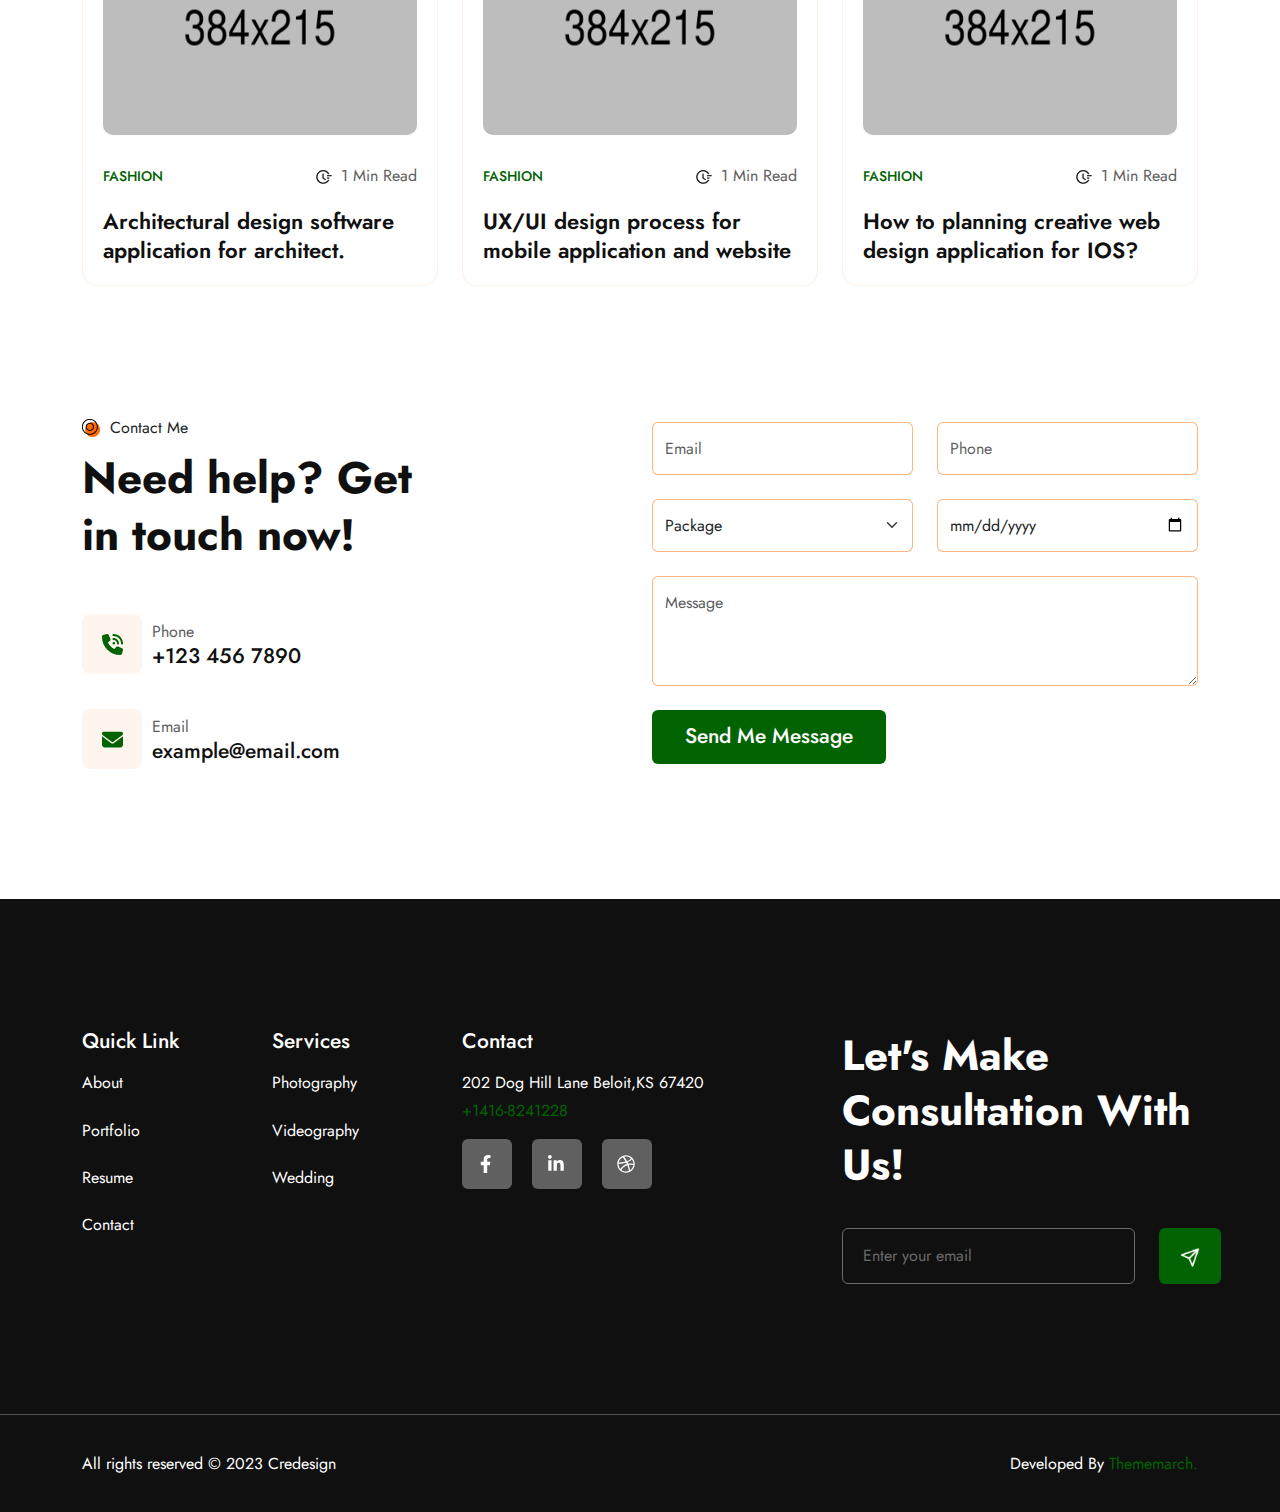
<file: index copy.html>
<!DOCTYPE html>
<html lang="en">

<head>
    <meta charset="UTF-8">
    <meta http-equiv="X-UA-Compatible" content="IE=edge">
    <meta name="viewport"
        content="width=device-width, user-scalable=no, initial-scale=1.0, maximum-scale=1.0, minimum-scale=1.0">
    <title>Home</title>
    <!-- Favicon -->
    <link rel="icon" type="image/x-icon" href="img/favicon.ico">
    <!-- Fonts (google font) -->
    <link rel="preconnect" href="https://fonts.googleapis.com">
    <link rel="preconnect" href="https://fonts.gstatic.com" crossorigin>
    <link
        href="https://fonts.googleapis.com/css2?family=Jost:wght@200;300;400;500;600;700;800;900&family=Urbanist:wght@400;500;600;700&display=swap"
        rel="stylesheet">
    <!-- Bootstrap Stylesheet -->
    <link rel="stylesheet" href="css/bootstrap.min.css">
    <!-- Magnific-popup stylesheet -->
    <link rel="stylesheet" href="css/magnific-popup.css">
    <!-- Owl Carousel stylesheet -->
    <link rel="stylesheet" href="css/owl.carousel.css">
    <!-- Owl theme stylesheet -->
    <link rel="stylesheet" href="css/owl.theme.default.min.css">
    <!-- Animated headline stylesheet -->
    <link rel="stylesheet" href="css/jquery.animatedheadline.css">
    <!-- MeanMenu stylesheet -->
    <link rel="stylesheet" href="css/meanmenu.min.css">
    <!-- Line progressbar stylesheet -->
    <link rel="stylesheet" href="css/jquery.lineProgressbar.css">
    <!-- font awesome stylesheet -->
    <link rel="stylesheet" href="css/all.min.css">
    <!-- AOS stylesheet -->
    <link rel="stylesheet" href="css/aos.css">
    <!-- Normalize CSS -->
    <link rel="stylesheet" href="css/normalize.css">
    <!-- Main stylesheet -->
    <link rel="stylesheet" href="css/style.css">
    <!-- Responsive stylesheet -->
    <link rel="stylesheet" href="css/responsive.css">
</head>

<body class="home-four-body">
    <main class="home-four overflow-x-hidden">
        <!-- start header -->
        <header class="bg-white header">
            <!-- mobile header nav -->
            <div class="mobile-menu d-block d-md-none">
                <nav>
                    <ul class="menu">
                        <li><a href="#home">Home</a>
                        </li>
                        <li><a href="#about">About</a></li>
                        <li><a href="#services">Services</a>
                        </li>
                        <li><a href="#resume">Resume</a></li>
                        <li><a href="#portfolio">Portfolio</a>
                        </li>
                        <li><a href="#testimonial">Testimonial</a>
                        </li>
                        <li><a href="#blog">Blog</a>
                        </li>
                        <li><a href="#contact">Contact</a></li>
                    </ul>
                </nav>
            </div>
            <div class="container d-none d-md-block">
                <div class="header-wrapper d-flex justify-content-between align-items-center">
                    <div class="logo">
                        <a href="index.html">
                            <img src="img/Logo.png" alt="logo">
                        </a>
                    </div>
                    <div class="header-menu-wrapper main-menu">
                        <!-- nav menu -->
                        <nav class="desktop-nav">
                            <ul class="header-menu d-flex flex-row justify-content-center menu">
                                <li class="px-2 px-lg-3 ">
                                    <a class="menu-link" href="#home">Home</a>
                                </li>
                                <li class="px-2 px-lg-3 ">
                                    <a class="menu-link" href="#about">About</a>
                                </li>
                                <li class="px-2 px-lg-3 ">
                                    <a class="menu-link" href="#services">Services</a>
                                </li>
                                <li class="px-2 px-lg-3 ">
                                    <a class="menu-link" href="#resume">Resume</a>
                                </li>
                                <li class="px-2 px-lg-3 ">
                                    <a class="menu-link" href="#portfolio">Portfolio</a>
                                </li>
                                <li class="px-2 px-lg-3 ">
                                    <a class="menu-link" href="#testimonial">Testimonial</a>
                                </li>
                                <li class="px-2 px-lg-3 ">
                                    <a class="menu-link" href="#blog">Blog</a>
                                </li>
                            </ul>
                        </nav>
                    </div>
                    <!-- header button -->
                    <div class="header-btn-wrapper">
                        <a class="btn orange-btn btn_effect" href="#contact">
                            <span class="z-1 position-relative">contact us</span>
                        </a>
                    </div>
                </div>
            </div>
        </header>
        <!-- end header -->
        <!-- start banner -->
        <section id="home" class="home-four-banner position-relative">
            <div class="container-fluid custom-container">
                <div class="row">
                    <div class="col-12">
                        <div class="home-banner-wrapper row align-items-end">
                            <div class="col-12 col-lg-6 col-xxl-7 home-banner-text-col position-relative">
                                <div class="d-flex align-items-center">
                                    <p class="fw-500 black-color text-uppercase mb-30">I'm glad you're here.</p>
                                </div>
                                <div class="animate-heading">
                                    <h1 class="black-color h1-home-4 fw-500 ah-headline">Hi 👋 I’m Beery Solving <span
                                        class="orange-color fw-700">modern <span class="ah-words-wrapper">
                                            <b class="is-visible">problem</b>
                                            <b>solutions</b>
                                        </span></span> 
                                        <br>
                                        through design</h1>
                                </div>
                                <p class="p line-height-7 mt-35 secondary-black fw-400">
                                    I'm creative UX/UI Designer based in Canada, and I'm very passionate and dedicated
                                    to my work. Solving modern problem through design. I'm creative UX/UI Designer based
                                    in Canada, and I'm very passionate and dedicated to my work. Solving modern problem
                                    through design.
                                </p>
                                <div class="mt-85">
                                    <p class="p black-color fw-500 text-uppercase line-height-3">Find With Me</p>
                                    <div class="mt-3">
                                        <ul class="d-flex align-items-center mt-0">
                                            <li class="mr-20 home-four-banner-icon">
                                                <a href="https://www.facebook.com/">
                                                    <i class="fa-brands fa-facebook-f text-white h4"></i>
                                                </a>
                                            </li>
                                            <li class="mr-20 home-four-banner-icon">
                                                <a href="https://linkedin.com/">
                                                    <i class="fa-brands fa-linkedin-in text-white h4"></i>
                                                </a>
                                            </li>
                                            <li class="mr-20 home-four-banner-icon">
                                                <a href="https://dribbble.com/">
                                                    <i class="fa-brands fa-dribbble text-white h4"></i>
                                                </a>
                                            </li>
                                        </ul>
                                    </div>
                                </div>
                                <div class="home-four-banner-spacer"></div>
                            </div>
                            <div
                                class="col-12 col-lg-6 col-xxl-5 text-center position-relative home-four-banner-img-col mb-5 mb-lg-0">
                                <img class="img-fluid home-banner-img" src="img/homeBannerFourImg.png"
                                    alt="banner-image">
                                <img class="home-four-banner-figma position-absolute zoom-in-out delay-200"
                                    src="img/FigmaShape.png" alt="figma">
                                <img class="home-four-banner-experience position-absolute zoom-in-out delay-100"
                                    src="img/ExperienceShape.png" alt="experience">
                                <img class="home-four-banner-sketch position-absolute zoom-in-out"
                                    src="img/SketchShape.png" alt="experience">
                            </div>
                        </div>
                    </div>
                </div>
            </div>
        </section>
        <!-- end home-banner -->
        <!-- start about me -->
        <section id="about" class="about overflow-x-hidden">
            <div class="container">
                <div class="row">
                    <div class="col-12">
                        <div class="about-wrapper">
                            <div class="row align-items-center">
                                <div
                                    class="about-image-col col-12 col-lg-6 text-center position-relative overflow-hidden pb-3 pb-sm-5">
                                    <img class="img-fluid position-relative z-1" src="img/aboutFourImg.png"
                                        alt="about image">
                                    <img class="about-four-shape position-absolute rotate-360"
                                        src="img/aboutFourCirclle.png" alt="circular shape">
                                    <img class="position-absolute about-four-line-shape" src="img/aboutFourLineBg.png"
                                        alt="about bg line">
                                </div>
                                <div class="about-three-text-col col-12 col-lg-6 pl-50">
                                    <div class="about-text-top">
                                        <div class="section-heading">
                                            <div class="sub-heading d-flex align-items-center">
                                                <img src="img/orangeDot.png" alt="orange-dot">
                                                <p>About Me</p>
                                            </div>
                                            <h2 class="black-color line-height-3 h2">
                                                I design that help user more easily to use
                                            </h2>
                                        </div>
                                        <p class="secondary-black line-height-7 mt-35">
                                            Contrary to popular belief, Lorem Ipsum is not simply random text. It has
                                            roots in a
                                            piece of classical Latin literature from 45 BC, making it over 2000 years
                                            old.
                                        </p>
                                        <p class="secondary-black line-height-7 mt-30">
                                            Contrary to popular belief, Lorem Ipsum is not simply random text. It has
                                            roots in a
                                            piece of classical Latin literature from 45 BC, making it over 2000 years
                                            old.
                                        </p>
                                    </div>
                                    <div class="row row-mobile-margin gy-3 gy-sm-0 mt-35">
                                        <div class="col-12 col-sm-4 col-lg-4 d-flex align-items-center">
                                            <div class="about-complete-project">
                                                <h4 class="fw-700 orange-color about-count-heading"><span
                                                        class="counter">350</span>+</h4>
                                                <h5 class="fw-500 black-color h5">Complete Project</h5>
                                            </div>
                                        </div>
                                        <div class="col-12 col-sm-4 col-lg-4 d-flex align-items-center">
                                            <div class="about-complete-project">
                                                <h4 class="fw-700 orange-color about-count-heading"><span
                                                        class="counter">125</span>+</h4>
                                                <h5 class="fw-500 black-color h5">Clients on worldwide</h5>
                                            </div>
                                        </div>
                                        <div class="col-12 col-sm-4 col-lg-4 d-flex align-items-center">
                                            <div class="about-complete-project">
                                                <h4 class="fw-700 orange-color about-count-heading"><span
                                                        class="counter">122</span>+</h4>
                                                <h5 class="fw-500 black-color h5">Client Satisfied</h5>
                                            </div>
                                        </div>
                                    </div>
                                    <a data-aos="fade-up" data-aos-delay="100" data-aos-duration="1500"
                                        class="btn home-banner-btn orange-btn mt-60 btn_effect" href="resume.html">
                                        <span class="position-relative z-1">Download My CV</span>
                                    </a>
                                </div>
                            </div>
                        </div>
                    </div>
                </div>
            </div>
        </section>
        <!-- end about me -->
        <!-- start services -->
        <section id="services" class="services">
            <div class="container">
                <div class="row">
                    <div class="col-12">
                        <div class="services-wrapper">
                            <div class="section-heading-middle">
                                <div class="sub-heading d-flex align-items-center mx-auto">
                                    <img src="img/orangeDot.png" alt="orange-dot">
                                    <p>Services</p>
                                </div>
                                <h2 class="black-color line-height-3 h2 text-uppercase text-center">
                                    My Services
                                </h2>
                            </div>
                            <div class="service-grid-container mt-50 row-mobile-margin">
                                <div class="service-grid-item text-start">
                                    <img class="service-item-img" src="img/serviceNine.png" alt="service-img-two">
                                    <h3 class="h3 fw-500 service-item-heading black-color">Web Design</h3>
                                    <p class="p service-item-paragraph secondary-black fw-400 line-height-7">
                                        Sugary sweet lorem ipsum? You got it with Cup cake Ipsum, the only text
                                        generator
                                        treatment contrary.
                                    </p>
                                </div>
                                <div class="service-grid-item text-start">
                                    <img class="service-item-img" src="img/serviceTen.png" alt="service-img-four">
                                    <h3 class="h3 fw-500 service-item-heading black-color">Web Development</h3>
                                    <p class="p service-item-paragraph secondary-black fw-400 line-height-7">
                                        Sugary sweet lorem ipsum? You got it with Cup cake Ipsum, the only text
                                        generator
                                        treatment contrary.
                                    </p>
                                </div>
                                <div class="service-grid-item text-start">
                                    <img class="service-item-img" src="img//serviceEleven.png" alt="service-img-seven">
                                    <h3 class="h3 fw-500 service-item-heading black-color">Mobile Development</h3>
                                    <p class="p service-item-paragraph secondary-black fw-400 line-height-7">
                                        Sugary sweet lorem ipsum? You got it with Cup cake Ipsum, the only text
                                        generator
                                        treatment contrary.
                                    </p>
                                </div>
                                <div class="service-grid-item text-start">
                                    <img class="service-item-img" src="img/serviceTwelve.png" alt="service-img-eight">
                                    <h3 class="h3 fw-500 service-item-heading black-color">IOS Development</h3>
                                    <p class="p service-item-paragraph secondary-black fw-400 line-height-7">
                                        Sugary sweet lorem ipsum? You got it with Cup cake Ipsum, the only text
                                        generator
                                        treatment contrary.
                                    </p>
                                </div>
                            </div>
                        </div>
                    </div>
                </div>
            </div>
        </section>
        <!-- start resume -->
        <section id="resume" class="resume-four">
            <div class="container">
                <div class="row">
                    <div class="col-12">
                        <div class="resume-four-container">
                            <div class="row">
                                <div class="col-12 col-xl-5 resume-four-left">
                                    <div class="section-heading">
                                        <div class="sub-heading d-flex align-items-center">
                                            <img src="img/orangeDot.png" alt="orange-dot">
                                            <p>Resume</p>
                                        </div>
                                        <h2 class="black-color line-height-3 h2">
                                            Education & Experience
                                        </h2>
                                    </div>
                                    <div class="resume-four-skill-grid mt-50 row-mobile-margin">
                                        <div class="resume-four-skill-item text-center">
                                            <div
                                                class="pt-25 pb-25 pl-25 pr-25 bg-white resume-four-skill-icon-box mx-auto rounded-circle">
                                                <img class="resume-four-skill-icon" src="img/Sketch.png"
                                                    alt="resume four skill icon">
                                            </div>
                                            <div class="resume-four-skill-title w-100 bg-white pt-10 pb-10 pl-50 pr-50">
                                                <h5 class="h5 black-color fw-500 line-height-3">Sketch <span
                                                        class="orange-color"><span class="counter">85</span>%</span>
                                                </h5>
                                            </div>
                                        </div>
                                        <div class="resume-four-skill-item text-center">
                                            <div
                                                class="pt-25 pb-25 pl-25 pr-25 bg-white resume-four-skill-icon-box mx-auto rounded-circle">
                                                <img class="resume-four-skill-icon" src="img/figmaLogo.png"
                                                    alt="resume four skill icon">
                                            </div>
                                            <div class="resume-four-skill-title w-100 bg-white pt-10 pb-10 pl-50 pr-50">
                                                <h5 class="h5 black-color fw-500 line-height-3">Figma <span
                                                        class="orange-color"><span class="counter">95</span>%</span>
                                                </h5>
                                            </div>
                                        </div>
                                        <div class="resume-four-skill-item text-center">
                                            <div
                                                class="pt-25 pb-25 pl-25 pr-25 bg-white resume-four-skill-icon-box mx-auto rounded-circle">
                                                <img class="resume-four-skill-icon" src="img/XD.png"
                                                    alt="resume four skill icon">
                                            </div>
                                            <div class="resume-four-skill-title w-100 bg-white pt-10 pb-10 pl-50 pr-50">
                                                <h5 class="h5 black-color fw-500 line-height-3">Adobe XD <span
                                                        class="orange-color">
                                                        <span class="counter">90</span>%
                                                    </span></h5>
                                            </div>
                                        </div>
                                        <div class="resume-four-skill-item text-center">
                                            <div
                                                class="pt-25 pb-25 pl-25 pr-25 bg-white resume-four-skill-icon-box mx-auto rounded-circle">
                                                <img class="resume-four-skill-icon" src="img/Photoshop.png"
                                                    alt="resume four skill icon">
                                            </div>
                                            <div class="resume-four-skill-title w-100 bg-white pt-10 pb-10 pl-50 pr-50">
                                                <h5 class="h5 black-color fw-500 line-height-3">Photoshop <span
                                                        class="orange-color">
                                                        <span class="counter">86</span>%</span></h5>
                                            </div>
                                        </div>
                                        <div class="resume-four-skill-item text-center">
                                            <div
                                                class="pt-25 pb-25 pl-25 pr-25 bg-white resume-four-skill-icon-box mx-auto rounded-circle">
                                                <img class="resume-four-skill-icon" src="img/HTML.png"
                                                    alt="resume four skill icon">
                                            </div>
                                            <div class="resume-four-skill-title w-100 bg-white pt-10 pb-10 pl-50 pr-50">
                                                <h5 class="h5 black-color fw-500 line-height-3">HTML5 <span
                                                        class="orange-color"><span class="counter">70</span>%</span>
                                                </h5>
                                            </div>
                                        </div>
                                        <div class="resume-four-skill-item text-center">
                                            <div
                                                class="pt-25 pb-25 pl-25 pr-25 bg-white resume-four-skill-icon-box mx-auto rounded-circle">
                                                <img class="resume-four-skill-icon" src="img/invision.png"
                                                    alt="resume four skill icon">
                                            </div>
                                            <div class="resume-four-skill-title w-100 bg-white pt-10 pb-10 pl-50 pr-50">
                                                <h5 class="h5 black-color fw-500 line-height-3">Invision <span
                                                        class="orange-color"><span class="counter">89</span>%</span>
                                                </h5>
                                            </div>
                                        </div>
                                    </div>
                                </div>
                                <div class="col-12 col-xl-7 resume-four-right">
                                    <div class="education-experience-container">
                                        <div class="nav nav-tabs d-block border-0">
                                            <ul id="myTab" class="education-experience-nav-tab">
                                                <li class="nav-item w-100">
                                                    <a class="resume-nav-tab-item nav-link active" href="#experience"
                                                        data-bs-toggle="tab">Professional
                                                        Experiences</a>
                                                </li>
                                                <li class="nav-item w-100">
                                                    <a class="resume-nav-tab-item nav-link" href="#education"
                                                        data-bs-toggle="tab">Education</a>
                                                </li>
                                            </ul>
                                        </div>
                                    </div>
                                    <div class="tab-content">
                                        <div id="experience" class="resume-tab-contents tab-pane fade show active">
                                            <div
                                                class="resume-tab-item bg-white pt-30 pb-30 pl-30 pr-30 row align-items-center mb-30">
                                                <div class="col-12 col-sm-2">
                                                    <div class="resume-tab-img-container mx-auto mx-sm-0">
                                                        <img src="img/tabLogoOne.png" alt="resume tab image">
                                                    </div>
                                                </div>
                                                <div class="col-12 col-sm-5 text-center text-sm-start">
                                                    <h3 class="resume-tab-title fw-600 line-height-3 black-color mb-10">
                                                        Okuneva Ltd.
                                                    </h3>
                                                    <h5 class="fw-400 line-height-6 secondary-black">Senior Product
                                                        Designer
                                                    </h5>
                                                </div>
                                                <div class="col-12 col-sm-5 text-center text-sm-end mt-3 mt-sm-0">
                                                    <h4 class="resume-tab-time orange-color fw-600 line-height-5 mb-10">
                                                        2
                                                        Years</h4>
                                                    <h5 class="fw-400 line-height-6 black-color">Jan 2021 - Running</h5>
                                                </div>
                                            </div>
                                            <div
                                                class="resume-tab-item bg-white pt-30 pb-30 pl-30 pr-30 row align-items-center mb-30">
                                                <div class="col-12 col-sm-2">
                                                    <div class="resume-tab-img-container mx-auto mx-sm-0">
                                                        <img src="img/tabLogoTwo.png" alt="resume tab image">
                                                    </div>
                                                </div>
                                                <div class="col-12 col-sm-5 text-center text-sm-start">
                                                    <h3 class="resume-tab-title fw-600 line-height-3 black-color mb-10">
                                                        Braun PLC.
                                                    </h3>
                                                    <h5 class="fw-400 line-height-6 secondary-black">Product Designer
                                                    </h5>
                                                </div>
                                                <div class="col-12 col-sm-5 text-center text-sm-end mt-3 mt-sm-0">
                                                    <h4 class="resume-tab-time orange-color fw-600 line-height-5 mb-10">
                                                        7
                                                        Years</h4>
                                                    <h5 class="fw-400 line-height-6 black-color">Jan 2014 - Dec 2021
                                                    </h5>
                                                </div>
                                            </div>
                                            <div
                                                class="resume-tab-item bg-white pt-30 pb-30 pl-30 pr-30 row align-items-center mb-30">
                                                <div class="col-12 col-sm-2">
                                                    <div class="resume-tab-img-container mx-auto mx-sm-0">
                                                        <img src="img/tabLogoThree.png" alt="resume tab image">
                                                    </div>
                                                </div>
                                                <div class="col-12 col-sm-5 text-center text-sm-start">
                                                    <h3 class="resume-tab-title fw-600 line-height-3 black-color mb-10">
                                                        Bruen Ltd.
                                                    </h3>
                                                    <h5 class="fw-400 line-height-6 secondary-black">User Interface
                                                        Designer
                                                    </h5>
                                                </div>
                                                <div class="col-12 col-sm-5 text-center text-sm-end mt-3 mt-sm-0">
                                                    <h4 class="resume-tab-time orange-color fw-600 line-height-5 mb-10">
                                                        4
                                                        Years</h4>
                                                    <h5 class="fw-400 line-height-6 black-color">Jan 2010 - Dec 2014
                                                    </h5>
                                                </div>
                                            </div>
                                        </div>
                                        <div id="education" class="resume-tab-contents tab-pane fade">
                                            <div
                                                class="resume-tab-item bg-white pt-30 pb-30 pl-30 pr-30 row align-items-center mb-30">
                                                <div class="col-12 col-sm-2">
                                                    <div class="resume-tab-img-container mx-auto mx-sm-0">
                                                        <img src="img/tabLogoTwo.png" alt="resume tab image">
                                                    </div>
                                                </div>
                                                <div class="col-12 col-sm-5 text-center text-sm-start">
                                                    <h3 class="resume-tab-title fw-600 line-height-3 black-color mb-10">
                                                        BSc in Computer Science
                                                    </h3>
                                                    <h5 class="fw-400 line-height-6 secondary-black">University of ULAV
                                                    </h5>
                                                </div>
                                                <div class="col-12 col-sm-5 text-center text-sm-end mt-3 mt-sm-0">
                                                    <h4 class="resume-tab-time orange-color fw-600 line-height-5 mb-10">
                                                        4
                                                        Years</h4>
                                                    <h5 class="fw-400 line-height-6 black-color">2018 - 2022
                                                    </h5>
                                                </div>
                                            </div>
                                            <div
                                                class="resume-tab-item bg-white pt-30 pb-30 pl-30 pr-30 row align-items-center mb-30">
                                                <div class="col-12 col-sm-2">
                                                    <div class="resume-tab-img-container mx-auto mx-sm-0">
                                                        <img src="img/tabLogoOne.png" alt="resume tab image">
                                                    </div>
                                                </div>
                                                <div class="col-12 col-sm-5 text-center text-sm-start">
                                                    <h3 class="resume-tab-title fw-600 line-height-3 black-color mb-10">
                                                        AS - Science & Information
                                                    </h3>
                                                    <h5 class="fw-400 line-height-6 secondary-black">University of ULAV
                                                    </h5>
                                                </div>
                                                <div class="col-12 col-sm-5 text-center text-sm-end mt-3 mt-sm-0">
                                                    <h4 class="resume-tab-time orange-color fw-600 line-height-5 mb-10">
                                                        2
                                                        Years</h4>
                                                    <h5 class="fw-400 line-height-6 black-color">2016 - 2018</h5>
                                                </div>
                                            </div>
                                            <div
                                                class="resume-tab-item bg-white pt-30 pb-30 pl-30 pr-30 row align-items-center mb-30">
                                                <div class="col-12 col-sm-2">
                                                    <div class="resume-tab-img-container mx-auto mx-sm-0">
                                                        <img src="img/tabLogoThree.png" alt="resume tab image">
                                                    </div>
                                                </div>
                                                <div class="col-12 col-sm-5 text-center text-sm-start">
                                                    <h3 class="resume-tab-title fw-600 line-height-3 black-color mb-10">
                                                        Secondary School Education
                                                    </h3>
                                                    <h5 class="fw-400 line-height-6 secondary-black">Kindergarten
                                                    </h5>
                                                </div>
                                                <div class="col-12 col-sm-5 text-center text-sm-end mt-3 mt-sm-0">
                                                    <h4 class="resume-tab-time orange-color fw-600 line-height-5 mb-10">
                                                        10
                                                        Years</h4>
                                                    <h5 class="fw-400 line-height-6 black-color">2006 - 2016
                                                    </h5>
                                                </div>
                                            </div>
                                        </div>
                                    </div>
                                </div>
                            </div>
                        </div>
                    </div>
                </div>
            </div>
        </section>
        <!-- end resume -->
        <!-- start portfolio gallery -->
        <section id="portfolio" class="portfolio-two">
            <div class="container">
                <div class="row">
                    <div class="col-12">
                        <div class="portfolio-wrapper">
                            <div class="section-heading-middle">
                                <div class="sub-heading d-flex align-items-center mx-auto">
                                    <img src="img/orangeDot.png" alt="orange-dot">
                                    <p>Portfolio</p>
                                </div>
                                <h2 class="black-color line-height-3 h2 text-uppercase text-center">
                                    Some Recent Work
                                </h2>
                            </div>
                            <div class="mt-50 row-mobile-margin">
                                <div class="controls d-flex justify-content-center flex-wrap gap-1 gap-lg-4 mb-45">
                                    <button type="button" class="control filter btn .outline-0 border-0 secondary-black"
                                        data-filter=".all">All</button>
                                    <button type="button" class="control filter btn .outline-0 border-0 secondary-black"
                                        data-filter=".ui">UI/Ux Design</button>
                                    <button type="button" class="control filter btn .outline-0 border-0 secondary-black"
                                        data-filter=".graphic">Graphic Design</button>
                                    <button type="button" class="control filter btn .outline-0 border-0 secondary-black"
                                        data-filter=".app">App Development</button>
                                    <button type="button" class="control filter btn .outline-0 border-0 secondary-black"
                                        data-filter=".web">Web Design</button>
                                </div>
                                <div class="portfolio-massonary-container">
                                    <div class="portfolio-massonary-four-items mix ui all position-relative">
                                        <div class="modal fade" id="recentModalSix" tabindex="-1" aria-hidden="true">
                                            <div class="modal-dialog modal-dialog-centered justify-content-center">
                                                <div>
                                                    <button type="button" class="btn-close mb-10 btn"
                                                        data-bs-dismiss="modal" aria-label="Close"></button>
                                                    <img class="img-fluid" src="img/recentSix.png" alt="portfolio img">
                                                </div>
                                            </div>
                                        </div>
                                        <div class="img-overlay-full">
                                            <img class="img-fluid" src="img/recentSix.png" alt="portfolio img">
                                        </div>
                                        <div class="w-100 justify-content-center align-items-center pt-15">
                                            <p class="secondary-black fw-400 line-height-7 text-uppercase">Graphic Design</p>
                                            <a data-bs-toggle="modal" data-bs-target="#recentModalSix" href="#recentModalSix"
                                                class="h4 black-color fw-600 line-height-3 portfolio-massonary-item-link">
                                                The best way to impress your web
                                            </a>
                                        </div>
                                    </div>
                                    <div class="portfolio-massonary-four-items mix graphic all position-relative">
                                        <div class="modal fade" id="recentModalSeven" tabindex="-1" aria-hidden="true">
                                            <div class="modal-dialog modal-dialog-centered justify-content-center">
                                                <div>
                                                    <button type="button" class="btn-close mb-10 btn"
                                                        data-bs-dismiss="modal" aria-label="Close"></button>
                                                    <img class="img-fluid" src="img/recentSeven.png" alt="portfolio img">
                                                </div>
                                            </div>
                                        </div>
                                        <div class="img-overlay-full">
                                            <img class="img-fluid" src="img/recentSeven.png" alt="portfolio img">
                                        </div>
                                        <div class="w-100 justify-content-center align-items-center pt-15">
                                            <p class="secondary-black fw-400 line-height-7 text-uppercase">Mobile Design</p>
                                            <a data-bs-toggle="modal" data-bs-target="#recentModalSeven" href="#recentModalSeven"
                                                class="h4 black-color fw-600 line-height-3 portfolio-massonary-item-link">
                                                Case Study - Project the best way to impress your web application.
                                            </a>
                                        </div>
                                    </div>
                                    <div class="portfolio-massonary-four-items mix ui graphic all position-relative">
                                        <div class="modal fade" id="recentModalEight" tabindex="-1" aria-hidden="true">
                                            <div class="modal-dialog modal-dialog-centered justify-content-center">
                                                <div>
                                                    <button type="button" class="btn-close mb-10 btn"
                                                        data-bs-dismiss="modal" aria-label="Close"></button>
                                                    <img class="img-fluid" src="img/recentEight.png" alt="portfolio img">
                                                </div>
                                            </div>
                                        </div>
                                        <div class="img-overlay-full">
                                            <img class="img-fluid" src="img/recentEight.png" alt="portfolio img">
                                        </div>
                                        <div class="w-100 justify-content-center align-items-center pt-15">
                                            <p class="secondary-black fw-400 line-height-7 text-uppercase">Development</p>
                                            <a data-bs-toggle="modal" data-bs-target="#recentModalEight" href="#recentModalEight"
                                                class="h4 black-color fw-600 line-height-3 portfolio-massonary-item-link">
                                                Cryptocurrency futuristic project.
                                            </a>
                                        </div>
                                    </div>
                                    <div class="portfolio-massonary-four-items mix web all position-relative">
                                        <div class="modal fade" id="recentModalNine" tabindex="-1" aria-hidden="true">
                                            <div class="modal-dialog modal-dialog-centered justify-content-center">
                                                <div>
                                                    <button type="button" class="btn-close mb-10 btn"
                                                        data-bs-dismiss="modal" aria-label="Close"></button>
                                                    <img class="img-fluid" src="img/recentNine.png" alt="portfolio img">
                                                </div>
                                            </div>
                                        </div>
                                        <div class="img-overlay-full">
                                            <img class="img-fluid" src="img/recentNine.png" alt="portfolio img">
                                        </div>
                                        <div class="w-100 justify-content-center align-items-center pt-15">
                                            <p class="secondary-black fw-400 line-height-7 text-uppercase">Mobile Design</p>
                                            <a data-bs-toggle="modal" data-bs-target="#recentModalNine" href="#recentModalNine"
                                                class="h4 black-color fw-600 line-height-3 portfolio-massonary-item-link">
                                                Project creativ digital agency ts.
                                            </a>
                                        </div>
                                    </div>
                                    <div class="portfolio-massonary-four-items mix app all position-relative">
                                        <div class="modal fade" id="recentModalTen" tabindex="-1" aria-hidden="true">
                                            <div class="modal-dialog modal-dialog-centered justify-content-center">
                                                <div>
                                                    <button type="button" class="btn-close mb-10 btn"
                                                        data-bs-dismiss="modal" aria-label="Close"></button>
                                                    <img class="img-fluid" src="img/recentTen.png" alt="portfolio img">
                                                </div>
                                            </div>
                                        </div>
                                        <div class="img-overlay-full">
                                            <img class="img-fluid" src="img/recentTen.png" alt="portfolio img">
                                        </div>
                                        <div class="w-100 justify-content-center align-items-center pt-15">
                                            <p class="secondary-black fw-400 line-height-7 text-uppercase">Ios Design</p>
                                            <a data-bs-toggle="modal" data-bs-target="#recentModalTen" href="#recentModalTen"
                                                class="h4 black-color fw-600 line-height-3 portfolio-massonary-item-link">
                                                Project creative business tas.
                                            </a>
                                        </div>
                                    </div>
                                </div>
                            </div>
                        </div>
                    </div>
                </div>
            </div>
        </section>
        <!-- end portfolio gallery -->
        <!-- start testimonial -->
        <section id="testimonial" class="testimonial-four">
            <div class="container">
                <div class="row">
                    <div class="col-12">
                        <div class="testimonial-four-wrapper">
                            <div class="row">
                                <div class="col-12 col-lg-6 col-xl-4 mb-4 mb-lg-0">
                                    <div class="img-overlay-full">
                                        <img class="testimonial-four-image" src="img/testimonialFour.png"
                                            alt="testimonial image">
                                    </div>
                                </div>
                                <div class="col-12 col-lg-6 col-xl-8 testimonial-four-contents">
                                    <div class="section-heading">
                                        <div class="sub-heading d-flex align-items-center">
                                            <img src="img/orangeDot.png" alt="orange-dot">
                                            <p>Testimonial</p>
                                        </div>
                                        <h2 class="black-color line-height-3 h2">
                                            My Customer Say
                                        </h2>
                                    </div>
                                    <div class="testimonial-images">
                                        <img class="mr-10" src="img/clientOne.png" alt="client image">
                                        <img class="mr-10" src="img/clientTwo.png" alt="client image">
                                        <img class="mr-10" src="img/clientThree.png" alt="client image">
                                        <img class="mr-10" src="img/clientFour.png" alt="client image">
                                    </div>
                                    <div class="testimonial-four-carousel mt-30">
                                        <div class="owl-carousel owl-theme">
                                            <div class="item">
                                                <div class="testimonial-four-card">
                                                    <h5 class="h5 fw-400 line-height-6 secondary-black fst-italic">
                                                        “Contrary to popular belief, Lorem Ipsum is not simply random
                                                        text. It
                                                        has
                                                        roots in a piece of classical Latin literature fr45 BC, making
                                                        it over
                                                        2000
                                                        years old. Richard McClintock, a Ltin professor at
                                                        Hampden-Sydney
                                                        College.
                                                        professor at Hampden-Sydney College.”
                                                    </h5>
                                                    <h4 class="black-color fw-600 line-height-3 testimonial-four-name">
                                                        Johan
                                                        Smith</h4>
                                                    <p class="p fw-400 testimonial-four-client-title">CEO, Google</p>
                                                </div>
                                            </div>
                                            <div class="item">
                                                <div class="testimonial-four-card">
                                                    <h5 class="h5 fw-400 line-height-6 secondary-black fst-italic">
                                                        “Contrary to popular belief, Lorem Ipsum is not simply random
                                                        text. It
                                                        has
                                                        roots in a piece of classical Latin literature fr45 BC, making
                                                        it over
                                                        2000
                                                        years old. Richard McClintock, a Ltin professor at
                                                        Hampden-Sydney
                                                        College.
                                                        professor at Hampden-Sydney College.”
                                                    </h5>
                                                    <h4 class="black-color fw-600 line-height-3 testimonial-four-name">
                                                        Johan
                                                        Smith</h4>
                                                    <p class="p fw-400 testimonial-four-client-title">CEO, Google</p>
                                                </div>
                                            </div>
                                        </div>
                                    </div>
                                </div>
                            </div>
                        </div>
                    </div>
                </div>
            </div>
        </section>
        <!-- end testimonial -->
        <!-- start partners -->
        <section class="partners-four">
            <div class="container">
                <div class="row">
                    <div class="col-12">
                        <div class="partners-wrapper">
                            <div class="section-heading-middle">
                                <div class="sub-heading d-flex align-items-center mx-auto">
                                    <img src="img/orangeDot.png" alt="orange-dot">
                                    <p>Services</p>
                                </div>
                                <h2 class="black-color line-height-3 h2 text-uppercase text-center">
                                    My Services
                                </h2>
                            </div>
                            <div class="partner-four-grid-list-container row-mobile-margin mt-50">
                                <div class="w-100">
                                    <div class="owl-carousel owl-theme">
                                        <div class="item">
                                            <div class="partner-logo-card-two">
                                                <img class="text-center partner-img" src="img/partnerLogoOne.png"
                                                    alt="partner-image">
                                            </div>
                                        </div>
                                        <div class="item">
                                            <div class="partner-logo-card-two">
                                                <img class="text-center partner-img" src="img/partnerLogoTwo.png"
                                                    alt="partner-image">
                                            </div>
                                        </div>
                                        <div class="item">
                                            <div class="partner-logo-card-two">
                                                <img class="text-center partner-img" src="img/partnerLogoThree.png"
                                                    alt="partner-image">
                                            </div>
                                        </div>
                                        <div class="item">
                                            <div class="partner-logo-card-two">
                                                <img class="text-center partner-img" src="img/partnerLogoFour.png"
                                                    alt="partner-image">
                                            </div>
                                        </div>
                                        <div class="item">
                                            <div class="partner-logo-card-two">
                                                <img class="text-center partner-img" src="img/partnerLogoFive.png"
                                                    alt="partner-image">
                                            </div>
                                        </div>
                                        <div class="item">
                                            <div class="partner-logo-card-two">
                                                <img class="text-center partner-img" src="img/partnerLogoSix.png"
                                                    alt="partner-image">
                                            </div>
                                        </div>
                                        <div class="item">
                                            <div class="partner-logo-card-two">
                                                <img class="text-center partner-img" src="img/partnerLogoThree.png"
                                                    alt="partner-image">
                                            </div>
                                        </div>
                                    </div>
                                </div>
                            </div>
                        </div>
                    </div>
                </div>
            </div>
        </section>
        <!-- end partners -->
        <!-- start blog -->
        <section id="blog" class="blogs">
            <div class="container">
                <div class="row">
                    <div class="col-12">
                        <div class="blogs-wrapper">
                            <div class="section-heading-middle">
                                <div class="sub-heading d-flex align-items-center mx-auto">
                                    <img src="img/orangeDot.png" alt="orange-dot">
                                    <p>Blog</p>
                                </div>
                                <h2 class="black-color line-height-3 h2 text-uppercase text-center">
                                    My Recent Blog
                                </h2>
                            </div>
                            <div class="blogs-container row-mobile-margin mt-50">
                                <div class="modal fade" id="blogModalOne" tabindex="-1" aria-hidden="true">
                                    <div class="modal-dialog modal-xl modal-dialog-centered justify-content-center w-100">
                                        <div class="border-0 rounded bg-white p-5">
                                            <button type="button" class="btn-close mb-10 btn"
                                                data-bs-dismiss="modal" aria-label="Close"></button>
                                            <div class="single-blog-details">
                                                <div class="single-blog-featured-img-container row-mobile-margin mt-50">
                                                    <img class="single-blog-featured-img img-fluid" src="img/singleBlogFeatured.png"
                                                        alt="featured image">
                                                </div>
                                                <div class="single-blog-meta-container mt-50 row-mobile-margin d-flex align-items-center">
                                                    <div class="single-blog-meta-item d-flex align-items-center mr-35">
                                                        <i class="fa-regular fa-user me-2 h6 orange-color"></i>
                                                        <p class="p secondary-black fw-400 line-height-7 single-blog-meta-author">
                                                            Roy Gallagher
                                                        </p>
                                                    </div>
                                                    <div class="single-blog-meta-item d-flex align-items-center mr-35">
                                                        <i class="fa-regular fa-calendar me-2 h6 orange-color"></i>
                                                        <p class="p secondary-black fw-400 line-height-7 single-blog-meta-author">
                                                            12.09.2023
                                                        </p>
                                                    </div>
                                                </div>
                                                <div class="single-page-blog-title mt-20">
                                                    <h2 class="h2 black-color fw-700 line-height-">
                                                        Become A UX/UI Designer With Career Foundry And New Creative Design New Idea
                                                        Generate!
                                                    </h2>
                                                </div>
                                                <div class="single-page-blog-content-body">
                                                    <p class="p secondary-black fw-400 line-height-7 mt-50">
                                                        But I must explain to you how all this mistaken idea of denouncing pleasure and
                                                        praising
                                                        pain was born and I will give you a complete account of the system, and expo the
                                                        actual
                                                        teachings of the great explorer of the truth, the master-builder of human happiness.
                                                        No one
                                                        rejects, dislikes, or avoids pleasure itself, because it is pleasure, but because
                                                        those who
                                                        do not know how to pursue pleasure rationally encounter consequences that are
                                                        extremely
                                                        painful. Nor again is there anyone who loves or pursues or desires to obtain pain of
                                                        itself,
                                                        because it is pain, but because occasionally circumstances occur in which toil and
                                                        pain can
                                                        procure him
                                                    </p>
                                                    <div class="blog-content-body-quotation mt-50">
                                                        <img class="blog-quotation-icon mb-30" src="img/quotation.png" alt="quotation icon">
                                                        <blockquote class="h4 line-height-6 fw-600 black-color mb-50 row-mobile-margin">
                                                            At vero eos et accusamus et iusto odio dignissimos ducimus qui blanditiis
                                                            praesentium
                                                            voluptatum deleniti atque corrupti quos dolores et quas molestias excepturi sint
                                                            occaecati ditate non provident, similique sunt in culpa qui officia deserunt
                                                            mollitia
                                                            animi, id est laborum et dolorum fuga.
                                                        </blockquote>
                                                        <h4 class="orange-color h4 fw-600">
                                                            - Roy Gallagher
                                                        </h4>
                                                    </div>
                                                    <div class="row mt-100 align-items-center blog-contents-check-mark">
                                                        <div class="col-12 col-lg-6">
                                                            <img class="w-100 single-blog-inner-img" src="img/blogEleven.png"
                                                                alt="blog page inner image">
                                                        </div>
                                                        <div class="col-12 col-lg-6">
                                                            <div class="single-blog-body-list pl-80">
                                                                <ul class="p-0 list-unstyled">
                                                                    <li class="d-flex align-items-center single-blog-body-list-item">
                                                                        <i class="fa-regular fa-square-check h3 orange-color mr-20"></i>
                                                                        <p class="h4 text-black fw-600">
                                                                            Understanding the client's needs and goals.
                                                                        </p>
                                                                    </li>
                                                                    <li class="d-flex align-items-center single-blog-body-list-item">
                                                                        <i class="fa-regular fa-square-check h3 orange-color mr-20"></i>
                                                                        <p class="h4 text-black fw-600">
                                                                            Research and analysis.
                                                                        </p>
                                                                    </li>
                                                                    <li class="d-flex align-items-center single-blog-body-list-item">
                                                                        <i class="fa-regular fa-square-check h3 orange-color mr-20"></i>
                                                                        <p class="h4 text-black fw-600">
                                                                            Concept development.
                                                                        </p>
                                                                    </li>
                                                                    <li class="d-flex align-items-center single-blog-body-list-item">
                                                                        <i class="fa-regular fa-square-check h3 orange-color mr-20"></i>
                                                                        <p class="h4 text-black fw-600">
                                                                            Sketching and prototyping.
                                                                        </p>
                                                                    </li>
                                                                    <li class="d-flex align-items-center single-blog-body-list-item">
                                                                        <i class="fa-regular fa-square-check h3 orange-color mr-20"></i>
                                                                        <p class="h4 text-black fw-600">
                                                                            Technical skills and software proficiency.
                                                                        </p>
                                                                    </li>
                                                                    <li
                                                                        class="d-flex align-items-center single-blog-body-list-item-last m-0">
                                                                        <i class="fa-regular fa-square-check h3 orange-color mr-20"></i>
                                                                        <p class="h4 text-black fw-600">
                                                                            Communication and collaboration.
                                                                        </p>
                                                                    </li>
                                                                </ul>
                                                            </div>
                                                        </div>
                                                    </div>
                                                    <p class="p secondary-black fw-400 line-height-7 mt-50">
                                                        But I must explain to you how all this mistaken idea of denouncing pleasure and
                                                        praising
                                                        pain was born and I will give you a complete account of the system, and expound the
                                                        actual
                                                        teachings of the great explorer of the truth, the master-builder of human happiness.
                                                        No one
                                                        rejects, dislikes, or avoids pleasure itself, because it is pleasure, but because
                                                        those who
                                                        do not know how to pursue pleasure rationally encounter consequences that are
                                                        extremely
                                                        painful.
                                                    </p>
                                                </div>
                                                <div class="single-blog-likes d-flex align-items-center flex-column flex-sm-row mt-50">
                                                    <p class="p secondary-black fw-400 line-height-7 single-blog-likes-title pb-3 pb-sm-0">
                                                        Is this content most useful?
                                                    </p>
                                                    <div class="likes-buttons-group d-flex align-items-center">
                                                        <button
                                                            class="likes-btn btn btn_effect d-flex align-items-start align-items-sm-center me-4">
                                                            <span class="position-relative z-1">
                                                                <i class="fa-regular fa-thumbs-up blog-details-thumb-icon orange-color"></i>
                                                                <span class="p black-color fw-400 line-height-7">
                                                                    Like
                                                                </span>
                                                            </span>
                                                        </button>
                                                        <button class="likes-btn btn btn_effect d-flex align-items-center me-4">
                                                            <span class="position-relative z-1">
                                                                <i
                                                                    class="fa-regular fa-thumbs-down blog-details-thumb-icon orange-color"></i>
                                                                <span class="p black-color fw-400 line-height-7">
                                                                    Dislike
                                                                </span>
                                                            </span>
                                                        </button>
                                                    </div>
                                                </div>
                                                <div class="mt-100 single-blog-social-share pl-30 pr-30 pt-40 pb-40 row">
                                                    <p class="p secondary-black fw-400 line-height-7 col-12 col-lg-5 pb-4 pb-lg-0">
                                                        <span class="black-color">Tags</span>: UI/UX Design, Mobile App, Graphics Design
                                                    </p>
                                                    <div
                                                        class="single-blog-social-items col-12 col-lg-7 d-flex align-items-center justify-content-lg-end flex-wrap">
                                                        <div class="d-flex align-items-center pb-3 pb-sm-0">
                                                            <img class="me-2" src="img/shareBlog.png" alt="share icon">
                                                            <a class="p secondary-black fw-400 line-height-7" href="blog.html">Share</a>
                                                        </div>
                                                        <a class="pl-30 pb-3 pb-sm-0" href="https://facebook.com">
                                                            <i class="fa-brands fa-facebook-f orange-color h5"></i>
                                                        </a>
                                                        <a class="pl-30 pb-3 pb-sm-0" href="https://twitter.com">
                                                            <i class="fa-brands fa-twitter h5 orange-color"></i>
                                                        </a>
                                                        <a class="pl-30 pb-3 pb-sm-0" href="https://dribble.com">
                                                            <i class="fa-brands fa-dribbble h5 orange-color"></i>
                                                        </a>
                                                        <a class="pl-30 pb-3 pb-sm-0" href="https://behance.com">
                                                            <i class="fa-brands fa-behance h5 orange-color"></i>
                                                        </a>
                                                    </div>
                                                </div>
                                                <div class="single-blog-comments-container mt-100">
                                                    <h3 class="h3 fw-600 line-height-3 black-color mb-50">Comment (4)</h3>
                                                    <div class="all-comments">
                                                        <ul class="main-comment list-unstyled">
                                                            <li>
                                                                <div class="row">
                                                                    <div class="col-12 col-sm-2">
                                                                        <div class="img-overlay">
                                                                            <img class="img-fluid" src="img/commenterOne.png"
                                                                            alt="commenter image">
                                                                        </div>
                                                                    </div>
                                                                    <div class="col-12 col-sm-10">
                                                                        <h3 class="h3 fw-600 line-height-3 black-color mb-10">Elayne Warner
                                                                        </h3>
                                                                        <p class="p secondary-black fw-400 line-height-7 mb-30">
                                                                            12.09.2023 | 10:30 am
                                                                        </p>
                                                                        <p class="p secondary-black fw-400 line-height-7 mb-30">
                                                                            No one rejects, dislikes, or avoids pleasure itself, because it
                                                                            is
                                                                            pleasure, but because those who do not know how to pursue
                                                                            pleasure
                                                                            rationally encounter consequences that are extremely painful.
                                                                            Nor again
                                                                            is there anyone who loves or pursues or desires to obtain pain
                                                                            of
                                                                            itself, because it is pain, but because occasionally
                                                                            circumstances occur
                                                                            in which toil and pain can procure him
                                                                        </p>
                                                                        <div class="d-flex align-items-center justify-content-between">
                                                                            <div class="likes-buttons-group d-flex align-items-center">
                                                                                <button
                                                                                    class="likes-btn-two btn d-flex align-items-center me-4 border-0">
                                                                                    <span class="position-relative z-1">
                                                                                        <i class="fa-regular fa-thumbs-up blog-details-thumb-icon orange-color"></i>
                                                                                        <span class="p black-color fw-400 line-height-7">
                                                                                            Like
                                                                                        </span>
                                                                                    </span>
                                                                                </button>
                                                                                <button
                                                                                    class="likes-btn-two btn d-flex align-items-center me-4 border-0">
                                                                                    <span class="position-relative z-1">
                                                                                        <i
                                                                                            class="fa-regular fa-thumbs-down blog-details-thumb-icon orange-color"></i>
                                                                                        <span class="p black-color fw-400 line-height-7">
                                                                                            Dislike
                                                                                        </span>
                                                                                    </span>
                                                                                </button>
                                                                            </div>
                                                                            <button class="btn d-flex align-items-center me-4 border-0 reply-btn">
                                                                                <i class="fa-solid fa-reply-all mr-10 h6 orange-color"></i>
                                                                                <span class="p black-color fw-400 line-height-7">
                                                                                    Reply
                                                                                </span>
                                                                            </button>
                                                                        </div>
                                                                    </div>
                                                                </div>
                                                                <div class="comment-divider"></div>
                                                                <ul class="reply-comment">
                                                                    <li>
                                                                        <div class="row">
                                                                            <div class="col-12 col-sm-2"></div>
                                                                            <div class="col-12 col-sm-10">
                                                                                <div class="row">
                                                                                    <div class="col-12 col-sm-2">
                                                                                        <div class="img-overlay">
                                                                                            <img class="img-fluid" src="img/replyerOne.png"
                                                                                            alt="commenter image">
                                                                                        </div>
                                                                                    </div>
                                                                                    <div class="col-12 col-sm-10">
                                                                                        <h3
                                                                                            class="h3 fw-600 line-height-3 black-color mb-10">
                                                                                            David
                                                                                            Waite
                                                                                        </h3>
                                                                                        <p
                                                                                            class="p secondary-black fw-400 line-height-7 mb-30">
                                                                                            12.09.2023 | 10:30 am
                                                                                        </p>
                                                                                        <p
                                                                                            class="p secondary-black fw-400 line-height-7 mb-30">
                                                                                            No one rejects, dislikes, or avoids pleasure
                                                                                            itself,
                                                                                            because it
                                                                                            is
                                                                                            pleasure, but because those who do not know how
                                                                                            to
                                                                                            pursue
                                                                                            pleasure
                                                                                            rationally encounter consequences that are
                                                                                            extremely
                                                                                            painful.
                                                                                            Nor again
                                                                                            is there anyone who loves or pursues or desires
                                                                                            to
                                                                                            obtain pain
                                                                                            of
                                                                                            itself, because it is pain, but because
                                                                                            occasionally
                                                                                            circumstances occur
                                                                                            in which toil and pain can procure him
                                                                                        </p>
                                                                                        <div
                                                                                            class="d-flex align-items-center justify-content-between">
                                                                                            <div class="likes-buttons-group d-flex align-items-center">
                                                                                                <button
                                                                                                    class="likes-btn-two btn d-flex align-items-center me-4 border-0">
                                                                                                    <span class="position-relative z-1">
                                                                                                        <i class="fa-regular fa-thumbs-up blog-details-thumb-icon orange-color"></i>
                                                                                                        <span class="p black-color fw-400 line-height-7">
                                                                                                            Like
                                                                                                        </span>
                                                                                                    </span>
                                                                                                </button>
                                                                                                <button
                                                                                                    class="likes-btn-two btn d-flex align-items-center me-4 border-0">
                                                                                                    <span class="position-relative z-1">
                                                                                                        <i
                                                                                                            class="fa-regular fa-thumbs-down blog-details-thumb-icon orange-color"></i>
                                                                                                        <span class="p black-color fw-400 line-height-7">
                                                                                                            Dislike
                                                                                                        </span>
                                                                                                    </span>
                                                                                                </button>
                                                                                            </div>
                                                                                            <button
                                                                                                class="btn d-flex align-items-center me-4 border-0 reply-btn">
                                                                                                <i
                                                                                                    class="fa-solid fa-reply-all mr-10 h6 orange-color"></i>
                                                                                                <span
                                                                                                    class="p black-color fw-400 line-height-7">
                                                                                                    Reply
                                                                                                </span>
                                                                                            </button>
                                                                                        </div>
                                                                                    </div>
                                                                                </div>
                                                                            </div>
                                                                        </div>
                                                                    </li>
                                                                </ul>
                                                            </li>
                                                        </ul>
                                                        <div class="comment-divider"></div>
                                                        <ul class="main-comment list-unstyled">
                                                            <li>
                                                                <div class="row">
                                                                    <div class="col-12 col-sm-2">
                                                                        <div class="img-overlay">
                                                                            <img class="img-fluid" src="img/commenterTwo.png"
                                                                            alt="commenter image">
                                                                        </div>
                                                                    </div>
                                                                    <div class="col-12 col-sm-10">
                                                                        <h3 class="h3 fw-600 line-height-3 black-color mb-10">Nannie
                                                                            Somerville</h3>
                                                                        <p class="p secondary-black fw-400 line-height-7 mb-30">
                                                                            12.09.2023 | 10:30 am
                                                                        </p>
                                                                        <p class="p secondary-black fw-400 line-height-7 mb-30">
                                                                            No one rejects, dislikes, or avoids pleasure itself, because it
                                                                            is
                                                                            pleasure, but because those who do not know how to pursue
                                                                            pleasure
                                                                            rationally encounter consequences that are extremely painful.
                                                                            Nor again
                                                                            is there anyone who loves or pursues or desires to obtain pain
                                                                            of
                                                                            itself, because it is pain, but because occasionally
                                                                            circumstances occur
                                                                            in which toil and pain can procure him
                                                                        </p>
                                                                        <div class="d-flex align-items-center justify-content-between">
                                                                            <div class="likes-buttons-group d-flex align-items-center">
                                                                                <button
                                                                                    class="likes-btn-two btn d-flex align-items-center me-4 border-0">
                                                                                    <span class="position-relative z-1">
                                                                                        <i class="fa-regular fa-thumbs-up blog-details-thumb-icon orange-color"></i>
                                                                                        <span class="p black-color fw-400 line-height-7">
                                                                                            Like
                                                                                        </span>
                                                                                    </span>
                                                                                </button>
                                                                                <button
                                                                                    class="likes-btn-two btn d-flex align-items-center me-4 border-0">
                                                                                    <span class="position-relative z-1">
                                                                                        <i
                                                                                            class="fa-regular fa-thumbs-down blog-details-thumb-icon orange-color"></i>
                                                                                        <span class="p black-color fw-400 line-height-7">
                                                                                            Dislike
                                                                                        </span>
                                                                                    </span>
                                                                                </button>
                                                                            </div>
                                                                            <button class="btn d-flex align-items-center me-4 border-0 reply-btn">
                                                                                <i class="fa-solid fa-reply-all mr-10 h6 orange-color"></i>
                                                                                <span class="p black-color fw-400 line-height-7">
                                                                                    Reply
                                                                                </span>
                                                                            </button>
                                                                        </div>
                                                                    </div>
                                                                </div>
                                                                <div class="comment-divider"></div>
                                                                <ul class="reply-comment">
                                                                    <li>
                                                                        <div class="row">
                                                                            <div class="col-12 col-sm-2"></div>
                                                                            <div class="col-12 col-sm-10">
                                                                                <div class="row">
                                                                                    <div class="col-12 col-sm-2">
                                                                                        <div class="img-overlay">
                                                                                            <img class="img-fluid" src="img/replyerTwo.png"
                                                                                            alt="commenter image">
                                                                                        </div>
                                                                                    </div>
                                                                                    <div class="col-12 col-sm-10">
                                                                                        <h3
                                                                                            class="h3 fw-600 line-height-3 black-color mb-10">
                                                                                            William Ortiz
                                                                                        </h3>
                                                                                        <p
                                                                                            class="p secondary-black fw-400 line-height-7 mb-30">
                                                                                            12.09.2022 | 10:30 am
                                                                                        </p>
                                                                                        <p
                                                                                            class="p secondary-black fw-400 line-height-7 mb-30">
                                                                                            No one rejects, dislikes, or avoids pleasure
                                                                                            itself,
                                                                                            because it
                                                                                            is
                                                                                            pleasure, but because those who do not know how
                                                                                            to
                                                                                            pursue
                                                                                            pleasure
                                                                                            rationally encounter consequences that are
                                                                                            extremely
                                                                                            painful.
                                                                                            Nor again
                                                                                            is there anyone who loves or pursues or desires
                                                                                            to
                                                                                            obtain pain
                                                                                            of
                                                                                            itself, because it is pain, but because
                                                                                            occasionally
                                                                                            circumstances occur
                                                                                            in which toil and pain can procure him
                                                                                        </p>
                                                                                        <div
                                                                                            class="d-flex align-items-center justify-content-between">
                                                                                            <div class="likes-buttons-group d-flex align-items-center">
                                                                                                <button
                                                                                                    class="likes-btn-two btn d-flex align-items-center me-4 border-0">
                                                                                                    <span class="position-relative z-1">
                                                                                                        <i class="fa-regular fa-thumbs-up blog-details-thumb-icon orange-color"></i>
                                                                                                        <span class="p black-color fw-400 line-height-7">
                                                                                                            Like
                                                                                                        </span>
                                                                                                    </span>
                                                                                                </button>
                                                                                                <button
                                                                                                    class="likes-btn-two btn d-flex align-items-center me-4 border-0">
                                                                                                    <span class="position-relative z-1">
                                                                                                        <i
                                                                                                            class="fa-regular fa-thumbs-down blog-details-thumb-icon orange-color"></i>
                                                                                                        <span class="p black-color fw-400 line-height-7">
                                                                                                            Dislike
                                                                                                        </span>
                                                                                                    </span>
                                                                                                </button>
                                                                                            </div>
                                                                                            <button
                                                                                                class="btn d-flex align-items-center me-4 border-0 reply-btn">
                                                                                                <i
                                                                                                    class="fa-solid fa-reply-all mr-10 h6 orange-color"></i>
                                                                                                <span
                                                                                                    class="p black-color fw-400 line-height-7">
                                                                                                    Reply
                                                                                                </span>
                                                                                            </button>
                                                                                        </div>
                                                                                    </div>
                                                                                </div>
                                                                            </div>
                                                                        </div>
                                                                    </li>
                                                                </ul>
                                                            </li>
                                                        </ul>
                                                    </div>
                                                </div>
                                                <div class="single-blog-comment-box">
                                                    <h2 class="h2 black-color line-height-3 fw-700 mb-50">
                                                        Leave your comment
                                                    </h2>
                                                    <form>
                                                        <div class="row g-4">
                                                            <div class="col-12 col-sm-6">
                                                                <input type="text" class="form-control home-contact-input"
                                                                    placeholder="Your Name">
                                                            </div>
                                                            <div class="col-12 col-sm-6">
                                                                <input type="email" class="form-control home-contact-input"
                                                                    placeholder="Your Email">
                                                            </div>
                                                            <div class="col-12">
                                                                <textarea class="form-control single-blog-comment-input"
                                                                    placeholder="Comment"></textarea>
                                                            </div>
                                                            <div class="col-12">
                                                                <div class="col-12">
                                                                    <button type="submit"
                                                                        class="btn orange-btn btn_effect row-mobile-margin mt-50">
                                                                        <span class="position-relative z-1">
                                                                            Post Comment
                                                                        </span>
                                                                    </button>
                                                                </div>
                                                            </div>
                                                        </div>
                                                    </form>
                                                </div>
                                            </div>
                                        </div>
                                    </div>
                                </div>
                                <div class="card blog-three-card">
                                    <div data-bs-toggle="modal" data-bs-target="#blogModalOne" class="img-overlay">
                                        <img src="img/blogSeven.png" class="card-img-top img-fluid blog-card-three-img"
                                            alt="blog image">
                                    </div>
                                    <div class="card-body blog-card-two-body">
                                        <div class="d-flex align-items-center justify-content-between">
                                            <p class="blog-card-category orange-color fw-500 text-uppercase">Fashion</p>
                                            <div class="d-flex align-items-center blog-time-container">
                                                <img src="img/timeIcon.png" alt=" time icon">
                                                <p class="ms-2 p fw-400 secondary-black line-height-6 text-capitalize">1
                                                    Min
                                                    Read</p>
                                            </div>
                                        </div>
                                        <a data-bs-toggle="modal" data-bs-target="#blogModalOne">
                                            <span class="card-four-title h3 fw-600 line-height-3 black-color">
                                                Architectural design
                                                software application for architect.</span>
                                        </a>
                                    </div>
                                </div>
                                <div class="card blog-three-card">
                                    <div data-bs-toggle="modal" data-bs-target="#blogModalOne" class="img-overlay">
                                        <img src="img/blogEight.png" class="card-img-top img-fluid blog-card-three-img"
                                            alt="blog image">
                                    </div>
                                    <div class="card-body blog-card-two-body">
                                        <div class="d-flex align-items-center justify-content-between">
                                            <p class="blog-card-category orange-color fw-500 text-uppercase">Fashion</p>
                                            <div class="d-flex align-items-center blog-time-container">
                                                <img src="img/timeIcon.png" alt=" time icon">
                                                <p class="ms-2 p fw-400 secondary-black line-height-6 text-capitalize">1
                                                    Min
                                                    Read</p>
                                            </div>
                                        </div>
                                        <a data-bs-toggle="modal" data-bs-target="#blogModalOne" href="#blogModalOne">
                                            <span class="card-four-title h3 fw-600 line-height-3 black-color">UX/UI
                                                design
                                                process
                                                for mobile application and website</span>
                                        </a>
                                    </div>
                                </div>
                                <div class="card blog-three-card">
                                    <a data-bs-toggle="modal" data-bs-target="#blogModalOne" href="#blogModalOne" class="img-overlay">
                                        <img src="img/blogNine.png" class="card-img-top img-fluid blog-card-three-img"
                                            alt="blog image">
                                    </a>
                                    <div class="card-body blog-card-two-body">
                                        <div class="d-flex align-items-center justify-content-between">
                                            <p class="blog-card-category orange-color fw-500 text-uppercase">Fashion</p>
                                            <div class="d-flex align-items-center blog-time-container">
                                                <img src="img/timeIcon.png" alt=" time icon">
                                                <p class="ms-2 p fw-400 secondary-black line-height-6 text-capitalize">1
                                                    Min
                                                    Read</p>
                                            </div>
                                        </div>
                                        <a data-bs-toggle="modal" data-bs-target="#blogModalOne" href="#blogModalOne">
                                            <span class="card-four-title h3 fw-600 line-height-3 black-color">How to
                                                planning
                                                creative web design application for IOS?</span>
                                        </a>
                                    </div>
                                </div>
                            </div>
                        </div>
                    </div>
                </div>
            </div>
        </section>
        <!-- end blog -->
        <!-- start contact -->
        <section id="contact" class="home-four-contact">
            <div class="container">
                <div class="row">
                    <div class="col-12">
                        <div class="home-contact-wrapper">
                            <div class="home-contact-info-container row align-items-center">
                                <div class="col-12 col-md-6 home-two-contact-info-col">
                                    <div class="section-heading">
                                        <div class="sub-heading d-flex align-items-center">
                                            <img src="img/orangeDot.png" alt="orange-dot">
                                            <p>Contact Me</p>
                                        </div>
                                        <h2 class="black-color line-height-3 h2">
                                            Need help? Get in touch now!
                                        </h2>
                                    </div>
                                    <div class="row row-mobile-margin gy-3 gy-sm-0 row-mobile-margin mt-50">
                                        <div class="col-12 d-flex align-items-center">
                                            <div class="mr-10">
                                                <div class="light-orange-bg-icon">
                                                    <i class="fa-solid fa-phone-volume orange-color h4"></i>
                                                </div>
                                            </div>
                                            <div class="about-years-experience">
                                                <p class="fw-400 secondary-black p">Phone</p>
                                                <h4 class="fw-500 black-color h4">
                                                    <a href="tel:1234567890">+123 456 7890</a>
                                                </h4>
                                            </div>
                                        </div>
                                        <div class="col-12 d-flex align-items-center row-mobile-margin mt-35">
                                            <div class="mr-10">
                                                <div class="light-orange-bg-icon">
                                                    <i class="fa-solid fa-envelope orange-color h4"></i>
                                                </div>
                                            </div>
                                            <div class="about-years-experience">
                                                <p class="fw-400 secondary-black p">Email</p>
                                                <h4 class="fw-500 black-color h4">
                                                    <a href="mailto:example@email.com">example@email.com</a>
                                                </h4>
                                            </div>
                                        </div>
                                    </div>
                                </div>
                                <div class="col-12 col-md-6 row-mobile-margin">
                                    <form>
                                        <div class="row g-4">
                                            <div class="col-12 col-sm-6">
                                                <input type="email" class="form-control home-four-contact-input"
                                                    placeholder="Email">
                                            </div>
                                            <div class="col-12 col-sm-6">
                                                <input type="tel" class="form-control home-four-contact-input"
                                                    placeholder="Phone">
                                            </div>
                                            <div class="col-12 col-sm-6">
                                                <select class="form-control form-select home-four-contact-input">
                                                    <option selected>Package</option>
                                                    <option value="1">One</option>
                                                    <option value="2">Two</option>
                                                    <option value="3">Three</option>
                                                </select>
                                            </div>
                                            <div class="col-12 col-sm-6">
                                                <input type="date" class="form-control home-four-contact-input">
                                            </div>
                                            <div class="col-12">
                                                <textarea
                                                    class="form-control home-four-contact-input home-four-textarea"
                                                    placeholder="Message"></textarea>
                                            </div>
                                            <div class="col-12">
                                                <div class="col-12">
                                                    <button type="submit" class="btn orange-btn btn_effect">
                                                        <span class="position-relative z-1">
                                                            Send Me
                                                            Message
                                                        </span>
                                                    </button>
                                                </div>
                                            </div>
                                        </div>
                                    </form>
                                </div>
                            </div>
                        </div>
                    </div>
                </div>
            </div>
        </section>
        <!-- end contact -->
        <!-- start footer -->
        <section class="footer">
            <div class="footer-wrapper">
                <div class="footer-top">
                    <div class="container">
                        <div class="row">
                            <div class="col-6 col-sm-6 col-lg-2 mt-5 mt-lg-0">
                                <h4 class="h4 fw-500 text-white mb-15">
                                    Quick Link
                                </h4>
                                <div class="footer-col-links">
                                    <ul class="footer-col-link-container-two">
                                        <li class="footer-link-item">
                                            <a class="fw-400 p line-height-7 text-white" href="#about">About</a>
                                        </li>
                                        <li class="footer-link-item">
                                            <a class="fw-400 p line-height-7 text-white"
                                                href="#portfolio">Portfolio</a>
                                        </li>
                                        <li class="footer-link-item">
                                            <a class="fw-400 p line-height-7 text-white" href="#resume">Resume</a>
                                        </li>
                                        <li class="footer-link-item">
                                            <a class="fw-400 p line-height-7 text-white" href="#contact">Contact</a>
                                        </li>
                                    </ul>
                                </div>
                            </div>
                            <div class="col-6 col-sm-6 col-lg-2 mt-5 mt-lg-0">
                                <h4 class="h4 fw-500 text-white mb-15">
                                    Services
                                </h4>
                                <div class="footer-col-links">
                                    <ul class="footer-col-link-container-two">
                                        <li class="footer-link-item">
                                            <a class="fw-400 p line-height-7 text-white"
                                                href="#services">Photography</a>
                                        </li>
                                        <li class="footer-link-item">
                                            <a class="fw-400 p line-height-7 text-white"
                                                href="#services">Videography</a>
                                        </li>
                                        <li class="footer-link-item">
                                            <a class="fw-400 p line-height-7 text-white"
                                                href="#services">Wedding</a>
                                        </li>
                                    </ul>
                                </div>
                            </div>
                            <div class="col-12 col-sm-6 col-lg-4 mt-5 mt-lg-0">
                                <h4 class="h4 fw-500 text-white mb-15">
                                    Contact
                                </h4>
                                <p class="p text-white line-height-7 fw-400">
                                    202 Dog Hill Lane Beloit,KS 67420
                                </p>
                                <p>
                                    <a class="p line-height-7 fw-400 orange-color mt-10" href="tel:+1416-8241228">
                                        +1416-8241228
                                    </a>
                                </p>
                                <div class="footer-social-media mt-15">
                                    <ul class="footer-social-container d-flex align-items-center mt-0">
                                        <li class="footer-social-item">
                                            <a href="https://www.facebook.com/">
                                                <i class="fa-brands fa-facebook-f text-white h5"></i>
                                            </a>
                                        </li>
                                        <li class="footer-social-item">
                                            <a href="https://linkedin.com/">
                                                <i class="fa-brands fa-linkedin-in text-white h5"></i>
                                            </a>
                                        </li>
                                        <li class="footer-social-item">
                                            <a href="https://dribbble.com/">
                                                <i class="fa-brands fa-dribbble text-white h5"></i>
                                            </a>
                                        </li>
                                    </ul>
                                </div>
                            </div>
                            <div class="col-12 col-sm-6 col-lg-4 mt-5 mt-lg-0">
                                <div class="w-100">
                                    <h2 class="text-white line-height-3 h2-secondary fw-700 text-start">
                                        Let's Make Consultation With Us!
                                    </h2>
                                    <form class="row mt-35 footer-two-form">
                                        <div class="col-8 col-sm-10">
                                            <input type="email" class="form-control footer-form-input"
                                                placeholder="Enter your email">
                                        </div>
                                        <div class="col-4 col-sm-2">
                                            <button type="submit" class="btn footer-form-btn btn_effect">
                                                <img class="position-relative z-1" src="img/send.png"
                                                    alt="footer form send icon">
                                            </button>
                                        </div>
                                    </form>
                                </div>
                            </div>
                        </div>
                    </div>
                </div>
                <div class="footer-bottom">
                    <div class="container">
                        <div class="footer-bottom-container">
                            <div class="row">
                                <div class="footerbottom-left col-12 col-sm-5 col-md-6 text-start">
                                    <p class="p text-white line-height-7 ">
                                        All rights reserved &copy; 2023 Credesign
                                    </p>
                                </div>
                                <div class="footerbottom-right col-12 col-sm-7 col-md-6">
                                    <p class="p text-white line-height-7 text-sm-end">
                                        Developed By <span class="orange-color">Thememarch.</span>
                                    </p>
                                </div>
                            </div>
                        </div>
                    </div>
                </div>
            </div>
        </section>
        <!-- end footer -->
    </main>
    <!-- Preloader -->
    <div class="loader-mask">
        <div class="loader">
            <div></div>
            <div></div>
        </div>
    </div>

    <!-- Jquery script -->
    <script src="js/jquery-3.6.4.min.js"></script>
    <!-- Bootstrap Script -->
    <script src="js/bootstrap.min.js"></script>
    <!-- Magnific-popup script -->
    <script src="js/jquery.magnific-popup.min.js"></script>
    <!-- Owl carousel script -->
    <script src="js/owl.carousel.min.js"></script>
    <!-- MeanMenu script -->
    <script src="js/jquery.meanmenu.js"></script>
    <!-- Line progressbar script -->
    <script src="js/jquery.lineProgressbar.js"></script>
    <!-- Multi animated counter -->
    <script src="js/multi-animated-counter.js"></script>
    <!-- One page nav script -->
    <script src="js/onepageNav.js"></script>
    <!-- font awesome script -->
    <script src="js/all.min.js"></script>
    <!-- AOS script -->
    <script src="js/aos.js"></script>
    <!-- Animated headline script -->
    <script src="js/jquery.animatedheadline.min.js"></script>
    <!-- mixitup -->
    <script src="js/mixitup.min.js"></script>
    <!-- jQuery Counterup -->
    <script src="js/jquery.waypoints.min.js"></script>
    <script src="js/jquery.counterup.min.js"></script>
    <!-- Main JS script -->
    <script src="js/main.js"></script>
</body>

</html>
</file>
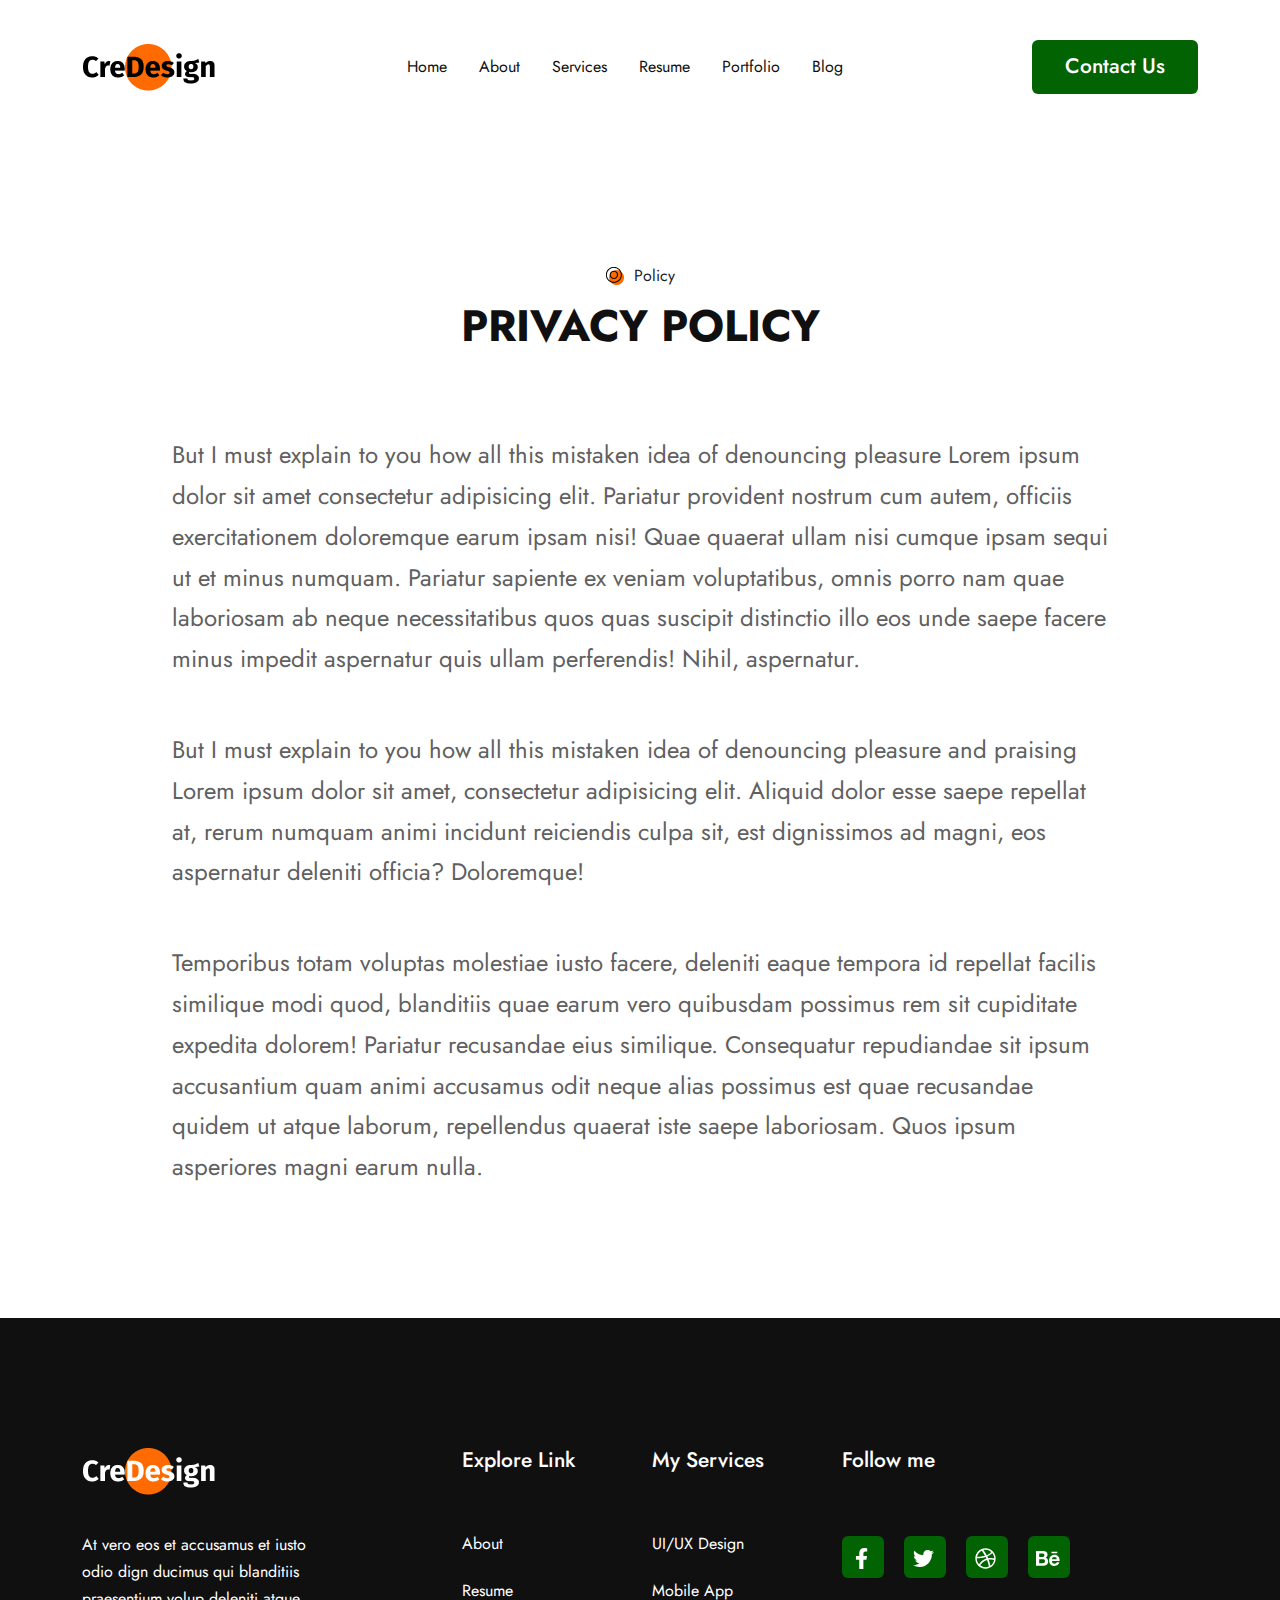
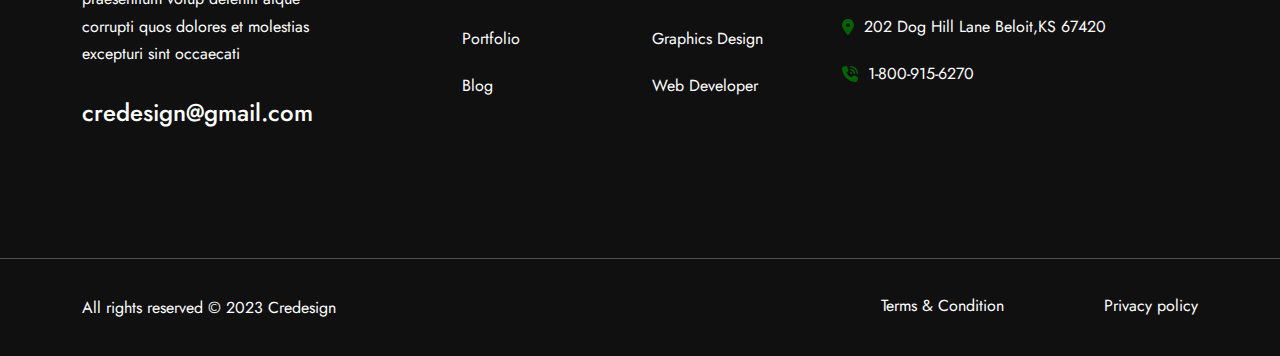
<file: privacypolicy.html>
<!DOCTYPE html>
<html lang="en">

<head>
    <meta charset="UTF-8">
    <meta http-equiv="X-UA-Compatible" content="IE=edge">
    <meta name="viewport"
        content="width=device-width, user-scalable=no, initial-scale=1.0, maximum-scale=1.0, minimum-scale=1.0">
    <title>Privacy Policy</title>
    <!-- Favicon -->
    <link rel="icon" type="image/x-icon" href="img/favicon.ico">
    <!-- Fonts (google font) -->
    <link rel="preconnect" href="https://fonts.googleapis.com">
    <link rel="preconnect" href="https://fonts.gstatic.com" crossorigin>
    <link
        href="https://fonts.googleapis.com/css2?family=Jost:wght@200;300;400;500;600;700;800;900&family=Urbanist:wght@400;500;600;700&display=swap"
        rel="stylesheet">
    <!-- Bootstrap Stylesheet -->
    <link rel="stylesheet" href="css/bootstrap.min.css">
    <!-- Magnific-popup stylesheet -->
    <link rel="stylesheet" href="css/magnific-popup.css">
    <!-- Owl Carousel stylesheet -->
    <link rel="stylesheet" href="css/owl.carousel.css">
    <!-- Owl theme stylesheet -->
    <link rel="stylesheet" href="css/owl.theme.default.min.css">
    <!-- MeanMenu stylesheet -->
    <link rel="stylesheet" href="css/meanmenu.min.css">
    <!-- Imgal stylesheet -->
    <link rel="stylesheet" href="css/imgal.min.css">
    <!-- font awesome stylesheet -->
    <link rel="stylesheet" href="css/all.min.css">
    <!-- AOS stylesheet -->
    <link rel="stylesheet" href="css/aos.css">
    <!-- Normalize CSS -->
    <link rel="stylesheet" href="css/normalize.css">
    <!-- Main stylesheet -->
    <link rel="stylesheet" href="css/style.css">
    <!-- Responsive stylesheet -->
    <link rel="stylesheet" href="css/responsive.css">
</head>

<body class="blog-details-body">
    <main class="blog-details">
        <!-- start header -->
        <header class="bg-white header">
            <!-- mobile header nav -->
            <div class="mobile-menu d-block d-md-none">
                <nav>
                    <ul class="menu">
                        <li><a href="index.html">Home</a>
                            <ul>
                                <li><a href="index.html">Home 1</a></li>
                                <li><a href="index2.html">Home 2</a></li>
                                <li><a href="index3.html">Home 3</a></li>
                                <li><a href="index4.html">Home 4</a></li>
                            </ul>
                        </li>
                        <li><a href="about.html">About</a></li>
                        <li><a href="services.html">Services</a>
                            <ul>
                                <li><a href="services.html">Style 1</a></li>
                                <li><a href="servicesFullWidth.html">Style 1 Full Width</a></li>
                                <li><a href="servicesTwo.html">Style 2</a></li>
                                <li><a href="ServicesTwoFullWidth.html">Style 2 Full Width</a></li>
                                <li><a href="servicesDetails.html">Service Details</a></li>
                            </ul>
                        </li>
                        <li><a href="resume.html">Resume</a></li>
                        <li><a href="portfolio.html">Portfolio</a>
                            <ul>
                                <li><a href="portfolio.html">Style 1</a></li>
                                <li><a href="PortfolioFullWidth.html">Style 1 Full Width</a></li>
                                <li><a href="portfolioTwo.html">Style 2</a></li>
                                <li><a href="portfolioTwoFullWidth.html">Style 2 Full Width</a></li>
                                <li><a href="portfolioThree.html">Style 3</a></li>
                                <li><a href="portfolioThreeFullWidth.html">Style 3 Full Width</a></li>
                                <li><a href="portfolioDetails.html">Portfolio Details</a></li>
                            </ul>
                        </li>

                        <li><a href="blog.html">Blog</a>
                            <ul>
                                <li><a href="blog.html">Style 1</a></li>
                                <li><a href="blogFullWidth.html">Style 1 Full Width</a></li>
                                <li><a href="blogTwo.html">Style 2</a></li>
                                <li><a href="blogTwoFullWidth.html">Style 2 Full Width</a></li>
                                <li><a href="blogThree.html">Style 3</a></li>
                                <li><a href="blogThreeFullWidth.html">Style 3 Full Width</a></li>
                                <li><a href="blogDetails.html">Blog Details</a></li>
                            </ul>
                        </li>
                        <li><a href="contact.html">Contact</a></li>
                    </ul>
                </nav>
            </div>
            <div class="container d-none d-md-block">
                <div class="header-wrapper d-flex justify-content-between align-items-center">
                    <div class="logo">
                        <a href="index.html">
                            <img src="img/Logo.png" alt="logo">
                        </a>
                    </div>
                    <div class="header-menu-wrapper main-menu">
                        <!-- nav menu -->
                        <nav class="desktop-nav">
                            <ul class="header-menu d-flex flex-row justify-content-center menu">
                                <li class="px-3">
                                    <a class="menu-link" href="index.html">Home</a>
                                    <ul class="submenu-container">
                                        <li><a class="submenu-link" href="index.html">Home 1</a></li>
                                        <li><a class="submenu-link" href="index2.html">Home 2</a></li>
                                        <li><a class="submenu-link" href="index3.html">Home 3</a></li>
                                        <li><a class="submenu-link" href="index4.html">Home 4</a></li>
                                    </ul>
                                </li>
                                <li class="px-3">
                                    <a class="menu-link" href="about.html">About</a>
                                </li>
                                <li class="px-3">
                                    <a class="menu-link" href="services.html">Services</a>
                                    <ul class="submenu-container">
                                        <li><a class="submenu-link" href="services.html">Style 1</a></li>
                                        <li><a class="submenu-link" href="servicesFullWidth.html">Style 1 Full
                                                Width</a></li>
                                        <li><a class="submenu-link" href="servicesTwo.html">Style 2</a></li>
                                        <li><a class="submenu-link" href="ServicesTwoFullWidth.html">Style 2 Full
                                                Width</a></li>
                                        <li><a class="submenu-link" href="servicesDetails.html">Services Details</a></li>
                                    </ul>
                                </li>
                                <li class="px-3">
                                    <a class="menu-link" href="resume.html">Resume</a>
                                </li>
                                <li class="px-3">
                                    <a class="menu-link" href="portfolio.html">Portfolio</a>
                                    <ul class="submenu-container">
                                        <li><a class="submenu-link" href="portfolio.html">Style 1</a></li>
                                        <li><a class="submenu-link" href="PortfolioFullWidth.html">Style 1 Full
                                                Width</a></li>
                                        <li><a class="submenu-link" href="portfolioTwo.html">Style 2</a></li>
                                        <li><a class="submenu-link" href="portfolioTwoFullWidth.html">Style 2 Full
                                                Width</a></li>
                                        <li><a class="submenu-link" href="portfolioThree.html">Style 3</a></li>
                                        <li><a class="submenu-link" href="portfolioThreeFullWidth.html">Style 3
                                                Full Width</a></li>
                                        <li><a class="submenu-link" href="portfolioDetails.html">Portfolio Details</a></li>
                                    </ul>
                                </li>

                                <li class="px-3">
                                    <a class="menu-link" href="blog.html">Blog</a>
                                    <ul class="submenu-container">
                                        <li><a class="submenu-link" href="blog.html">Style 1</a></li>
                                        <li><a class="submenu-link" href="blogFullWidth.html">Style 1 Full
                                                Width</a></li>
                                        <li><a class="submenu-link" href="blogTwo.html">Style 2</a></li>
                                        <li><a class="submenu-link" href="blogTwoFullWidth.html">Style 2 Full Width</a>
                                        </li>
                                        <li><a class="submenu-link" href="blogThree.html">Style 3</a></li>
                                        <li><a class="submenu-link" href="blogThreeFullWidth.html">Style 3
                                                Full Width</a></li>
                                        <li><a class="submenu-link" href="blogDetails.html">Blog Details</a></li>
                                    </ul>
                                </li>
                            </ul>
                        </nav>
                    </div>
                    <!-- header button -->
                    <div class="header-btn-wrapper">
                        <a class="btn orange-btn btn_effect" href="contact.html">
                            <span class="position-relative z-1">
                                contact us
                            </span>
                        </a>
                    </div>
                </div>
            </div>
        </header>
        <!-- end header -->
        <!-- start single blog banner -->
        <section class="single-blog-contents">
            <div class="container">
                <div class="row">
                    <div class="col-12">
                        <div class="blog-details-wrapper">
                            <div class="section-heading-middle">
                                <div class="sub-heading d-flex align-items-center mx-auto">
                                    <img src="img/orangeDot.png" alt="orange-dot">
                                    <p>Policy</p>
                                </div>
                                <h2 class="black-color line-height-3 h2 text-uppercase text-center">
                                    Privacy Policy
                                </h2>
                            </div>
                            <div class="single-page-blog-content-body mt-80">
                                <p class="p secondary-black fw-400 line-height-7 fs-4">
                                    But I must explain to you how all this mistaken idea of denouncing pleasure Lorem ipsum dolor sit amet consectetur adipisicing elit. Pariatur provident nostrum cum autem, officiis exercitationem doloremque earum ipsam nisi! Quae quaerat ullam nisi cumque ipsam sequi ut et minus numquam.
                                    Pariatur sapiente ex veniam voluptatibus, omnis porro nam quae laboriosam ab neque necessitatibus quos quas suscipit distinctio illo eos unde saepe facere minus impedit aspernatur quis ullam perferendis! Nihil, aspernatur.
                                </p>
                                <p class="p secondary-black fw-400 line-height-7 mt-50 fs-4">
                                    But I must explain to you how all this mistaken idea of denouncing pleasure and
                                    praising Lorem ipsum dolor sit amet, consectetur adipisicing elit. Aliquid dolor esse saepe repellat at, rerum numquam animi incidunt reiciendis culpa sit, est dignissimos ad magni, eos aspernatur deleniti officia? Doloremque!
                                </p>
                                <p class="p secondary-black fw-400 line-height-7 mt-50 fs-4">
                                    Temporibus totam voluptas molestiae iusto facere, deleniti eaque tempora id repellat facilis similique modi quod, blanditiis quae earum vero quibusdam possimus rem sit cupiditate expedita dolorem! Pariatur recusandae eius similique.
                                    Consequatur repudiandae sit ipsum accusantium quam animi accusamus odit neque alias possimus est quae recusandae quidem ut atque laborum, repellendus quaerat iste saepe laboriosam. Quos ipsum asperiores magni earum nulla.
                                </p>
                            </div>
                        </div>
                    </div>
                </div>
            </div>
        </section>
        <!-- end single blog banner -->
        <!-- start footer -->
        <section class="footer">
            <div class="footer-wrapper">
                <div class="footer-top">
                    <div class="container">
                        <div class="row">
                            <div class="col-12 col-sm-6 col-lg-4 mt-5 mt-lg-0">
                                <div class="footer-col-one">
                                    <img src="img/LogoWhite.png" class="footer-logo" alt="footer logo">
                                    <p class="p text-white line-height-7 mb-30 footer-col-one-texts">
                                        At vero eos et accusamus et iusto odio dign ducimus qui blanditiis praesentium
                                        volup deleniti atque corrupti quos dolores et molestias excepturi sint occaecati
                                    </p>
                                    <h3 class="h3 fw-500 line-height-3 text-white fw-500">
                                        credesign@gmail.com
                                    </h3>
                                </div>
                            </div>
                            <div class="col-6 col-sm-6 col-lg-2 mt-5 mt-lg-0">
                                <h4 class="h4 fw-500 text-white">
                                    Explore Link
                                </h4>
                                <div class="footer-col-links">
                                    <ul class="footer-col-link-container">
                                        <li class="footer-link-item">
                                            <a class="fw-400 p line-height-7 text-white" href="about.html">About</a>
                                        </li>
                                        <li class="footer-link-item">
                                            <a class="fw-400 p line-height-7 text-white" href="resume.html">Resume</a>
                                        </li>
                                        <li class="footer-link-item">
                                            <a class="fw-400 p line-height-7 text-white"
                                                href="portfolio.html">Portfolio</a>
                                        </li>
                                        <li class="footer-link-item">
                                            <a class="fw-400 p line-height-7 text-white" href="blog.html">Blog</a>
                                        </li>
                                    </ul>
                                </div>
                            </div>
                            <div class="col-6 col-sm-6 col-lg-2 mt-5 mt-lg-0">
                                <h4 class="h4 fw-500 text-white">
                                    My Services
                                </h4>
                                <div class="footer-col-links">
                                    <ul class="footer-col-link-container">
                                        <li class="footer-link-item">
                                            <a class="fw-400 p line-height-7 text-white" href="about.html">UI/UX
                                                Design</a>
                                        </li>
                                        <li class="footer-link-item">
                                            <a class="fw-400 p line-height-7 text-white" href="resume.html">Mobile
                                                App</a>
                                        </li>
                                        <li class="footer-link-item">
                                            <a class="fw-400 p line-height-7 text-white" href="portfolio.html">Graphics
                                                Design</a>
                                        </li>
                                        <li class="footer-link-item">
                                            <a class="fw-400 p line-height-7 text-white" href="blog.html">Web
                                                Developer</a>
                                        </li>
                                    </ul>
                                </div>
                            </div>
                            <div class="col-12 col-sm-6 col-lg-4 mt-5 mt-lg-0">
                                <h4 class="h4 fw-500 text-white">
                                    Follow me
                                </h4>
                                <div class="footer-social-media">
                                    <ul class="footer-social-container d-flex align-items-center mb-35">
                                        <li class="footer-social-item-2">
                                            <a href="https://www.facebook.com/">
                                                <div class="orange-bg-icon">
                                                    <i class="fa-brands fa-facebook-f text-white h4"></i>
                                                </div>
                                            </a>
                                        </li>
                                        <li class="footer-social-item-2">
                                            <a href="https://twitter.com/">
                                                <div class="orange-bg-icon">
                                                    <i class="fa-brands fa-twitter text-white h4"></i>
                                                </div>
                                            </a>
                                        </li>
                                        <li class="footer-social-item-2">
                                            <a href="https://dribbble.com/">
                                                <div class="orange-bg-icon">
                                                    <i class="fa-brands fa-dribbble text-white h4"></i>
                                                </div>
                                            </a>
                                        </li>
                                        <li class="footer-social-item-2">
                                            <a href="https://www.behance.net/">
                                                <div class="orange-bg-icon">
                                                    <i class="fa-brands fa-behance text-white h4"></i>
                                                </div>
                                            </a>
                                        </li>
                                    </ul>
                                </div>
                                <div class="footer-contact">
                                    <div class="footer-contact-item d-flex align-items-center mb-20">
                                        <i class="fa-solid fa-location-dot footer-contact-icon mr-10 orange-color"></i>
                                        <p class="p text-white line-height-7 fw-400">
                                            202 Dog Hill Lane Beloit,KS 67420
                                        </p>
                                    </div>
                                    <div class="footer-contact-item d-flex align-items-center mb-20">
                                        <i class="fa-solid fa-phone-volume footer-contact-icon mr-10 orange-color"></i>
                                        <p>
                                            <a class="p text-white line-height-7 fw-400" href="tel:1-800-915-6270">
                                                1-800-915-6270
                                            </a>
                                        </p>
                                    </div>
                                </div>
                            </div>
                        </div>
                    </div>
                </div>
                <div class="footer-bottom">
                    <div class="container">
                        <div class="footer-bottom-container">
                            <div class="row">
                                <div class="footerbottom-left col-12 col-sm-5 col-md-6 text-start">
                                    <p class="p text-white line-height-7">
                                        All rights reserved &copy; 2023 Credesign
                                    </p>
                                </div>
                                <div class="footerbottom-right col-12 col-sm-7 col-md-6">
                                    <ul class="d-flex justify-content-sm-end">
                                        <li class="mr-100">
                                            <a class="text-white p" href="termsandconditions.html">
                                                Terms & Condition
                                            </a>
                                        </li>
                                        <li>
                                            <a class="text-white p" href="privacypolicy.html">
                                                Privacy policy
                                            </a>
                                        </li>
                                    </ul>
                                </div>
                            </div>
                        </div>
                    </div>
                </div>
            </div>
        </section>
        <!-- end footer -->
    </main>
    <!-- Jquery script -->
    <script src="js/jquery-3.6.4.min.js"></script>
    <!-- Bootstrap Script -->
    <script src="js/bootstrap.min.js"></script>
    <!-- Magnific-popup script -->
    <script src="js/jquery.magnific-popup.min.js"></script>
    <!-- Owl carousel script -->
    <script src="js/owl.carousel.min.js"></script>
    <!-- MeanMenu script -->
    <script src="js/jquery.meanmenu.js"></script>
    <!-- Line progressbar script -->
    <script src="js/jquery.lineProgressbar.js"></script>
    <!-- Multi animated counter -->
    <script src="js/multi-animated-counter.js"></script>
    <!-- One page nav script -->
    <script src="js/onepageNav.js"></script>
    <!-- font awesome script -->
    <script src="js/all.min.js"></script>
    <!-- AOS script -->
    <script src="js/aos.js"></script>
    <!-- mixitup -->
    <script src="js/mixitup.min.js"></script>
    <!-- jQuery Counterup -->
    <script src="js/jquery.waypoints.min.js"></script>
    <script src="js/jquery.counterup.min.js"></script>
    <!-- Main JS script -->
    <script src="js/main.js"></script>
</body>

</html>
</file>
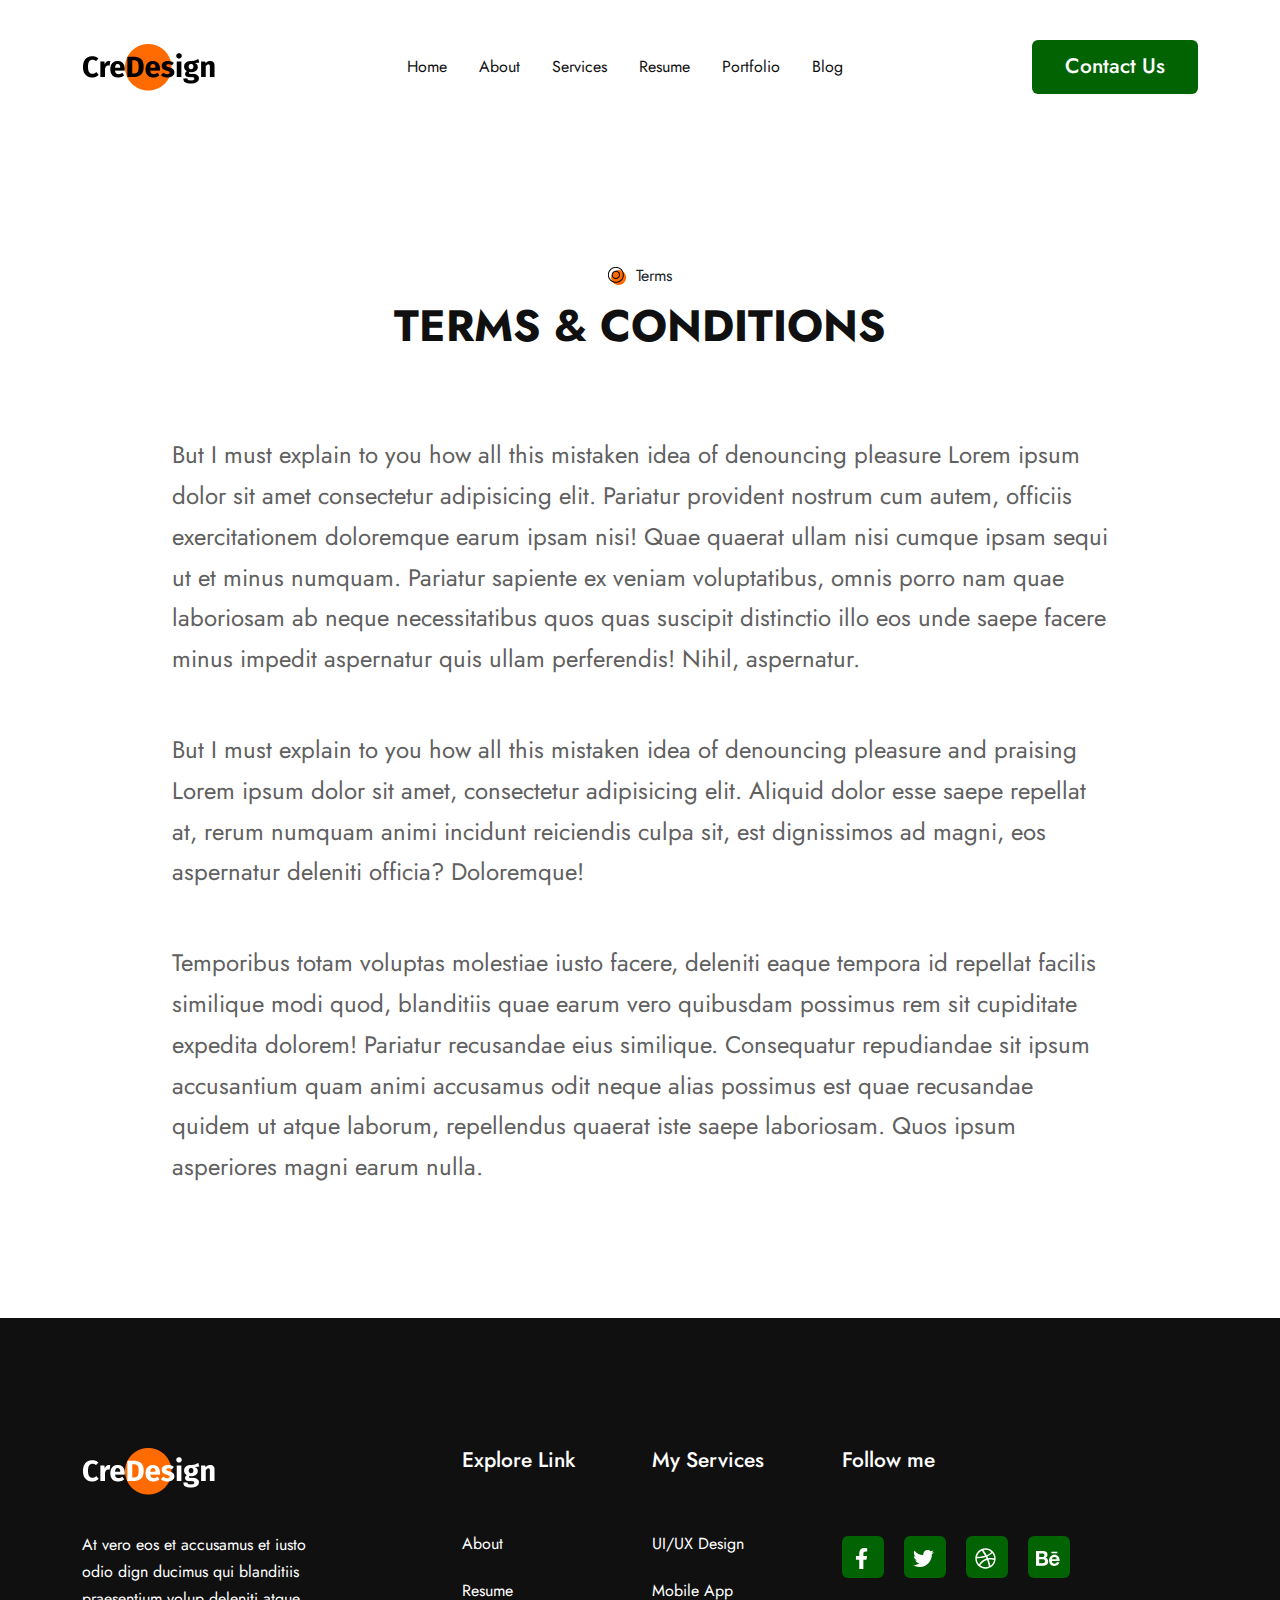
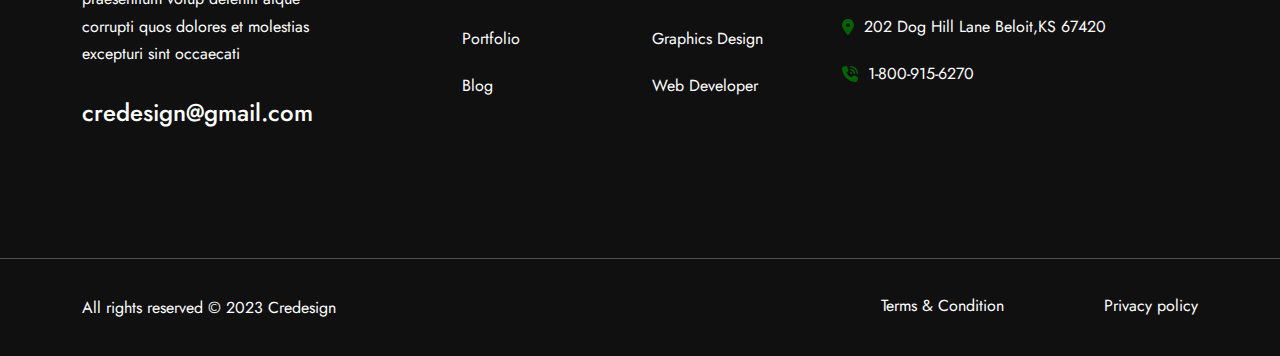
<file: termsandconditions.html>
<!DOCTYPE html>
<html lang="en">

<head>
    <meta charset="UTF-8">
    <meta http-equiv="X-UA-Compatible" content="IE=edge">
    <meta name="viewport"
        content="width=device-width, user-scalable=no, initial-scale=1.0, maximum-scale=1.0, minimum-scale=1.0">
    <title>Terms and Conditions</title>
    <!-- Favicon -->
    <link rel="icon" type="image/x-icon" href="img/favicon.ico">
    <!-- Fonts (google font) -->
    <link rel="preconnect" href="https://fonts.googleapis.com">
    <link rel="preconnect" href="https://fonts.gstatic.com" crossorigin>
    <link
        href="https://fonts.googleapis.com/css2?family=Jost:wght@200;300;400;500;600;700;800;900&family=Urbanist:wght@400;500;600;700&display=swap"
        rel="stylesheet">
    <!-- Bootstrap Stylesheet -->
    <link rel="stylesheet" href="css/bootstrap.min.css">
    <!-- Magnific-popup stylesheet -->
    <link rel="stylesheet" href="css/magnific-popup.css">
    <!-- Owl Carousel stylesheet -->
    <link rel="stylesheet" href="css/owl.carousel.css">
    <!-- Owl theme stylesheet -->
    <link rel="stylesheet" href="css/owl.theme.default.min.css">
    <!-- MeanMenu stylesheet -->
    <link rel="stylesheet" href="css/meanmenu.min.css">
    <!-- Imgal stylesheet -->
    <link rel="stylesheet" href="css/imgal.min.css">
    <!-- font awesome stylesheet -->
    <link rel="stylesheet" href="css/all.min.css">
    <!-- AOS stylesheet -->
    <link rel="stylesheet" href="css/aos.css">
    <!-- Normalize CSS -->
    <link rel="stylesheet" href="css/normalize.css">
    <!-- Main stylesheet -->
    <link rel="stylesheet" href="css/style.css">
    <!-- Responsive stylesheet -->
    <link rel="stylesheet" href="css/responsive.css">
</head>

<body class="blog-details-body">
    <main class="blog-details">
        <!-- start header -->
        <header class="bg-white header">
            <!-- mobile header nav -->
            <div class="mobile-menu d-block d-md-none">
                <nav>
                    <ul class="menu">
                        <li><a href="index.html">Home</a>
                            <ul>
                                <li><a href="index.html">Home 1</a></li>
                                <li><a href="index2.html">Home 2</a></li>
                                <li><a href="index3.html">Home 3</a></li>
                                <li><a href="index4.html">Home 4</a></li>
                            </ul>
                        </li>
                        <li><a href="about.html">About</a></li>
                        <li><a href="services.html">Services</a>
                            <ul>
                                <li><a href="services.html">Style 1</a></li>
                                <li><a href="servicesFullWidth.html">Style 1 Full Width</a></li>
                                <li><a href="servicesTwo.html">Style 2</a></li>
                                <li><a href="ServicesTwoFullWidth.html">Style 2 Full Width</a></li>
                                <li><a href="servicesDetails.html">Service Details</a></li>
                            </ul>
                        </li>
                        <li><a href="resume.html">Resume</a></li>
                        <li><a href="portfolio.html">Portfolio</a>
                            <ul>
                                <li><a href="portfolio.html">Style 1</a></li>
                                <li><a href="PortfolioFullWidth.html">Style 1 Full Width</a></li>
                                <li><a href="portfolioTwo.html">Style 2</a></li>
                                <li><a href="portfolioTwoFullWidth.html">Style 2 Full Width</a></li>
                                <li><a href="portfolioThree.html">Style 3</a></li>
                                <li><a href="portfolioThreeFullWidth.html">Style 3 Full Width</a></li>
                                <li><a href="portfolioDetails.html">Portfolio Details</a></li>
                            </ul>
                        </li>

                        <li><a href="blog.html">Blog</a>
                            <ul>
                                <li><a href="blog.html">Style 1</a></li>
                                <li><a href="blogFullWidth.html">Style 1 Full Width</a></li>
                                <li><a href="blogTwo.html">Style 2</a></li>
                                <li><a href="blogTwoFullWidth.html">Style 2 Full Width</a></li>
                                <li><a href="blogThree.html">Style 3</a></li>
                                <li><a href="blogThreeFullWidth.html">Style 3 Full Width</a></li>
                                <li><a href="blogDetails.html">Blog Details</a></li>
                            </ul>
                        </li>
                        <li><a href="contact.html">Contact</a></li>
                    </ul>
                </nav>
            </div>
            <div class="container d-none d-md-block">
                <div class="header-wrapper d-flex justify-content-between align-items-center">
                    <div class="logo">
                        <a href="index.html">
                            <img src="img/Logo.png" alt="logo">
                        </a>
                    </div>
                    <div class="header-menu-wrapper main-menu">
                        <!-- nav menu -->
                        <nav class="desktop-nav">
                            <ul class="header-menu d-flex flex-row justify-content-center menu">
                                <li class="px-3">
                                    <a class="menu-link" href="index.html">Home</a>
                                    <ul class="submenu-container">
                                        <li><a class="submenu-link" href="index.html">Home 1</a></li>
                                        <li><a class="submenu-link" href="index2.html">Home 2</a></li>
                                        <li><a class="submenu-link" href="index3.html">Home 3</a></li>
                                        <li><a class="submenu-link" href="index4.html">Home 4</a></li>
                                    </ul>
                                </li>
                                <li class="px-3">
                                    <a class="menu-link" href="about.html">About</a>
                                </li>
                                <li class="px-3">
                                    <a class="menu-link" href="services.html">Services</a>
                                    <ul class="submenu-container">
                                        <li><a class="submenu-link" href="services.html">Style 1</a></li>
                                        <li><a class="submenu-link" href="servicesFullWidth.html">Style 1 Full
                                                Width</a></li>
                                        <li><a class="submenu-link" href="servicesTwo.html">Style 2</a></li>
                                        <li><a class="submenu-link" href="ServicesTwoFullWidth.html">Style 2 Full
                                                Width</a></li>
                                        <li><a class="submenu-link" href="servicesDetails.html">Services Details</a></li>
                                    </ul>
                                </li>
                                <li class="px-3">
                                    <a class="menu-link" href="resume.html">Resume</a>
                                </li>
                                <li class="px-3">
                                    <a class="menu-link" href="portfolio.html">Portfolio</a>
                                    <ul class="submenu-container">
                                        <li><a class="submenu-link" href="portfolio.html">Style 1</a></li>
                                        <li><a class="submenu-link" href="PortfolioFullWidth.html">Style 1 Full
                                                Width</a></li>
                                        <li><a class="submenu-link" href="portfolioTwo.html">Style 2</a></li>
                                        <li><a class="submenu-link" href="portfolioTwoFullWidth.html">Style 2 Full
                                                Width</a></li>
                                        <li><a class="submenu-link" href="portfolioThree.html">Style 3</a></li>
                                        <li><a class="submenu-link" href="portfolioThreeFullWidth.html">Style 3
                                                Full Width</a></li>
                                        <li><a class="submenu-link" href="portfolioDetails.html">Portfolio Details</a></li>
                                    </ul>
                                </li>

                                <li class="px-3">
                                    <a class="menu-link" href="blog.html">Blog</a>
                                    <ul class="submenu-container">
                                        <li><a class="submenu-link" href="blog.html">Style 1</a></li>
                                        <li><a class="submenu-link" href="blogFullWidth.html">Style 1 Full
                                                Width</a></li>
                                        <li><a class="submenu-link" href="blogTwo.html">Style 2</a></li>
                                        <li><a class="submenu-link" href="blogTwoFullWidth.html">Style 2 Full Width</a>
                                        </li>
                                        <li><a class="submenu-link" href="blogThree.html">Style 3</a></li>
                                        <li><a class="submenu-link" href="blogThreeFullWidth.html">Style 3
                                                Full Width</a></li>
                                        <li><a class="submenu-link" href="blogDetails.html">Blog Details</a></li>
                                    </ul>
                                </li>
                            </ul>
                        </nav>
                    </div>
                    <!-- header button -->
                    <div class="header-btn-wrapper">
                        <a class="btn orange-btn btn_effect" href="contact.html">
                            <span class="position-relative z-1">
                                contact us
                            </span>
                        </a>
                    </div>
                </div>
            </div>
        </header>
        <!-- end header -->
        <!-- start single blog banner -->
        <section class="single-blog-contents">
            <div class="container">
                <div class="row">
                    <div class="col-12">
                        <div class="blog-details-wrapper">
                            <div class="section-heading-middle">
                                <div class="sub-heading d-flex align-items-center mx-auto">
                                    <img src="img/orangeDot.png" alt="orange-dot">
                                    <p>Terms</p>
                                </div>
                                <h2 class="black-color line-height-3 h2 text-uppercase text-center">
                                    Terms & Conditions
                                </h2>
                            </div>
                            <div class="single-page-blog-content-body mt-80">
                                <p class="p secondary-black fw-400 line-height-7 fs-4">
                                    But I must explain to you how all this mistaken idea of denouncing pleasure Lorem ipsum dolor sit amet consectetur adipisicing elit. Pariatur provident nostrum cum autem, officiis exercitationem doloremque earum ipsam nisi! Quae quaerat ullam nisi cumque ipsam sequi ut et minus numquam.
                                    Pariatur sapiente ex veniam voluptatibus, omnis porro nam quae laboriosam ab neque necessitatibus quos quas suscipit distinctio illo eos unde saepe facere minus impedit aspernatur quis ullam perferendis! Nihil, aspernatur.
                                </p>
                                <p class="p secondary-black fw-400 line-height-7 mt-50 fs-4">
                                    But I must explain to you how all this mistaken idea of denouncing pleasure and
                                    praising Lorem ipsum dolor sit amet, consectetur adipisicing elit. Aliquid dolor esse saepe repellat at, rerum numquam animi incidunt reiciendis culpa sit, est dignissimos ad magni, eos aspernatur deleniti officia? Doloremque!
                                </p>
                                <p class="p secondary-black fw-400 line-height-7 mt-50 fs-4">
                                    Temporibus totam voluptas molestiae iusto facere, deleniti eaque tempora id repellat facilis similique modi quod, blanditiis quae earum vero quibusdam possimus rem sit cupiditate expedita dolorem! Pariatur recusandae eius similique.
                                    Consequatur repudiandae sit ipsum accusantium quam animi accusamus odit neque alias possimus est quae recusandae quidem ut atque laborum, repellendus quaerat iste saepe laboriosam. Quos ipsum asperiores magni earum nulla.
                                </p>
                            </div>
                        </div>
                    </div>
                </div>
            </div>
        </section>
        <!-- end single blog banner -->
        <!-- start footer -->
        <section class="footer">
            <div class="footer-wrapper">
                <div class="footer-top">
                    <div class="container">
                        <div class="row">
                            <div class="col-12 col-sm-6 col-lg-4 mt-5 mt-lg-0">
                                <div class="footer-col-one">
                                    <img src="img/LogoWhite.png" class="footer-logo" alt="footer logo">
                                    <p class="p text-white line-height-7 mb-30 footer-col-one-texts">
                                        At vero eos et accusamus et iusto odio dign ducimus qui blanditiis praesentium
                                        volup deleniti atque corrupti quos dolores et molestias excepturi sint occaecati
                                    </p>
                                    <h3 class="h3 fw-500 line-height-3 text-white fw-500">
                                        credesign@gmail.com
                                    </h3>
                                </div>
                            </div>
                            <div class="col-6 col-sm-6 col-lg-2 mt-5 mt-lg-0">
                                <h4 class="h4 fw-500 text-white">
                                    Explore Link
                                </h4>
                                <div class="footer-col-links">
                                    <ul class="footer-col-link-container">
                                        <li class="footer-link-item">
                                            <a class="fw-400 p line-height-7 text-white" href="about.html">About</a>
                                        </li>
                                        <li class="footer-link-item">
                                            <a class="fw-400 p line-height-7 text-white" href="resume.html">Resume</a>
                                        </li>
                                        <li class="footer-link-item">
                                            <a class="fw-400 p line-height-7 text-white"
                                                href="portfolio.html">Portfolio</a>
                                        </li>
                                        <li class="footer-link-item">
                                            <a class="fw-400 p line-height-7 text-white" href="blog.html">Blog</a>
                                        </li>
                                    </ul>
                                </div>
                            </div>
                            <div class="col-6 col-sm-6 col-lg-2 mt-5 mt-lg-0">
                                <h4 class="h4 fw-500 text-white">
                                    My Services
                                </h4>
                                <div class="footer-col-links">
                                    <ul class="footer-col-link-container">
                                        <li class="footer-link-item">
                                            <a class="fw-400 p line-height-7 text-white" href="about.html">UI/UX
                                                Design</a>
                                        </li>
                                        <li class="footer-link-item">
                                            <a class="fw-400 p line-height-7 text-white" href="resume.html">Mobile
                                                App</a>
                                        </li>
                                        <li class="footer-link-item">
                                            <a class="fw-400 p line-height-7 text-white" href="portfolio.html">Graphics
                                                Design</a>
                                        </li>
                                        <li class="footer-link-item">
                                            <a class="fw-400 p line-height-7 text-white" href="blog.html">Web
                                                Developer</a>
                                        </li>
                                    </ul>
                                </div>
                            </div>
                            <div class="col-12 col-sm-6 col-lg-4 mt-5 mt-lg-0">
                                <h4 class="h4 fw-500 text-white">
                                    Follow me
                                </h4>
                                <div class="footer-social-media">
                                    <ul class="footer-social-container d-flex align-items-center mb-35">
                                        <li class="footer-social-item-2">
                                            <a href="https://www.facebook.com/">
                                                <div class="orange-bg-icon">
                                                    <i class="fa-brands fa-facebook-f text-white h4"></i>
                                                </div>
                                            </a>
                                        </li>
                                        <li class="footer-social-item-2">
                                            <a href="https://twitter.com/">
                                                <div class="orange-bg-icon">
                                                    <i class="fa-brands fa-twitter text-white h4"></i>
                                                </div>
                                            </a>
                                        </li>
                                        <li class="footer-social-item-2">
                                            <a href="https://dribbble.com/">
                                                <div class="orange-bg-icon">
                                                    <i class="fa-brands fa-dribbble text-white h4"></i>
                                                </div>
                                            </a>
                                        </li>
                                        <li class="footer-social-item-2">
                                            <a href="https://www.behance.net/">
                                                <div class="orange-bg-icon">
                                                    <i class="fa-brands fa-behance text-white h4"></i>
                                                </div>
                                            </a>
                                        </li>
                                    </ul>
                                </div>
                                <div class="footer-contact">
                                    <div class="footer-contact-item d-flex align-items-center mb-20">
                                        <i class="fa-solid fa-location-dot footer-contact-icon mr-10 orange-color"></i>
                                        <p class="p text-white line-height-7 fw-400">
                                            202 Dog Hill Lane Beloit,KS 67420
                                        </p>
                                    </div>
                                    <div class="footer-contact-item d-flex align-items-center mb-20">
                                        <i class="fa-solid fa-phone-volume footer-contact-icon mr-10 orange-color"></i>
                                        <p>
                                            <a class="p text-white line-height-7 fw-400" href="tel:1-800-915-6270">
                                                1-800-915-6270
                                            </a>
                                        </p>
                                    </div>
                                </div>
                            </div>
                        </div>
                    </div>
                </div>
                <div class="footer-bottom">
                    <div class="container">
                        <div class="footer-bottom-container">
                            <div class="row">
                                <div class="footerbottom-left col-12 col-sm-5 col-md-6 text-start">
                                    <p class="p text-white line-height-7">
                                        All rights reserved &copy; 2023 Credesign
                                    </p>
                                </div>
                                <div class="footerbottom-right col-12 col-sm-7 col-md-6">
                                    <ul class="d-flex justify-content-sm-end">
                                        <li class="mr-100">
                                            <a class="text-white p" href="termsandconditions.html">
                                                Terms & Condition
                                            </a>
                                        </li>
                                        <li>
                                            <a class="text-white p" href="privacypolicy.html">
                                                Privacy policy
                                            </a>
                                        </li>
                                    </ul>
                                </div>
                            </div>
                        </div>
                    </div>
                </div>
            </div>
        </section>
        <!-- end footer -->
    </main>
    <!-- Jquery script -->
    <script src="js/jquery-3.6.4.min.js"></script>
    <!-- Bootstrap Script -->
    <script src="js/bootstrap.min.js"></script>
    <!-- Magnific-popup script -->
    <script src="js/jquery.magnific-popup.min.js"></script>
    <!-- Owl carousel script -->
    <script src="js/owl.carousel.min.js"></script>
    <!-- MeanMenu script -->
    <script src="js/jquery.meanmenu.js"></script>
    <!-- Line progressbar script -->
    <script src="js/jquery.lineProgressbar.js"></script>
    <!-- Multi animated counter -->
    <script src="js/multi-animated-counter.js"></script>
    <!-- One page nav script -->
    <script src="js/onepageNav.js"></script>
    <!-- font awesome script -->
    <script src="js/all.min.js"></script>
    <!-- AOS script -->
    <script src="js/aos.js"></script>
    <!-- mixitup -->
    <script src="js/mixitup.min.js"></script>
    <!-- jQuery Counterup -->
    <script src="js/jquery.waypoints.min.js"></script>
    <script src="js/jquery.counterup.min.js"></script>
    <!-- Main JS script -->
    <script src="js/main.js"></script>
</body>

</html>
</file>
<file: css/style.css>
/* -------------------------------------------
Table of Index
--------------
1. Base css 
2. Header css
3. Home Banner css
4. About Me css
5. Services css
6. Resume css
7. Testimonial css
8. Partners css
9. Blogs css
10. Contact css
11. Portfolio css
12. Counter css
13. Footer css
14. Inner page Hero css
15. Preloader
----------------------------------------------- */
/* 1. Base css */
* {
    margin: 0;
    padding: 0;
}

html,
body {
    font-family: 'Jost', sans-serif;
    box-sizing: border-box;
}

:root {
    --orange-color: #026302;
    --black-color: #101010;
    --secondary-black-color: #606060;
    --light-color: #FFF5EF;
}

h1,
.h1 {
    font-size: 84px;
    margin: 0;
    line-height: 1.2em;
    font-weight: 700;
    font-family: 'Jost', sans-serif;
}

.h1-small {
    font-size: 72px;
    margin: 0;
    line-height: 1.2em;
    font-weight: 700;
    font-family: 'Jost', sans-serif;
}

.h1-home-4 {
    font-size: 84px;
    margin: 0;
    line-height: 1.2em;
    font-weight: 700;
    font-family: 'Jost', sans-serif;
}

.h1-home-2 {
    font-size: 70px;
}

h2,
.h2 {
    font-size: 44px;
    margin: 0;
    font-weight: 700;
}

.h2-secondary {
    font-size: 42px;
}

h3,
.h3 {
    font-size: 24px;
    margin: 0;
}

h4,
.h4 {
    font-size: 21px;
    margin: 0;
}

h5,
.h5 {
    font-size: 18px;
    margin: 0;
}

h6,
.h6 {
    font-size: 16px;
    margin: 0;
}

p,
.p {
    font-size: 16px;
    margin: 0;
}

a {
    color: var(--black-color);
    font-family: 'Jost', sans-serif;
    text-decoration: none;
    margin: 0;
    transition: all .3s;
}

a:focus {
    outline: 0px solid;
    text-decoration: none;
}

a:hover {
    text-decoration: none;
    color: var(--orange-color);
}

a>h2,
a>h3,
a>h4,
a>h5,
a>h6,
a>p,
a span {
    transition: all .3s;
}

a:hover h2,
a:hover h3,
a:hover h4,
a:hover h5,
a:hover h6,
a:hover p,
a:hover span {
    color: var(--orange-color);
}

button {
    outline: 0px solid;
    text-decoration: none;
}

button:focus {
    outline: 0px solid;
    text-decoration: none;
}

.outline-0 {
    outline: none;
}

ul {
    list-style: none;
    padding: 0;
    margin: 0;
}

textarea {
    border-style: none;
    border-color: Transparent;
    overflow: auto;
}

.black-color {
    color: var(--black-color);
}

.secondary-black {
    color: var(--secondary-black-color);
}

.orange-color {
    color: var(--orange-color);
}

.pages-section-top {
    padding-top: 65px;
}

.pages-section-top-xl {
    padding-top: 130px;
}

.pages-section-bottom {
    padding-bottom: 65px;
}

.pages-section-bottom-xl {
    padding-bottom: 130px;
}

.divider-style-one {
    margin: 30px 0px;
    border-top: none;
    height: 1px;
    background-color: #FFE2D1;
    opacity: 1;
}


.orange-btn {
    color: #fff;
    padding: 10px 32px;
    background-color: var(--orange-color);
    border-radius: 6px;
    font-size: 21px;
    font-weight: 500;
    text-transform: capitalize;
    border: 1px solid transparent;
    transition: all .3s;
}

.light-bg {
    background-color: #FFF3EA;
}

.orange-bg {
    background-color: var(--orange-color);
}

.img-zoom {
    overflow: hidden;
    width: fit-content;
}

.img-zoom img {
    transition: all .4s;
}

.img-zoom:hover img {
    transform: scale(1.1);
}

.btn_effect {
    position: relative;
    overflow: hidden;
}

.btn_effect::after {
    content: '';
    position: absolute;
    top: 0;
    left: 100%;
    width: 100%;
    height: 100%;
    background-color: var(--black-color);
    visibility: hidden;
    transition: all 1s ease;
}

.btn_effect::before {
    content: '';
    position: absolute;
    top: 0;
    right: 100%;
    width: 100%;
    height: 100%;
    background-color: var(--black-color);
    visibility: hidden;
    transition: all 1s ease;
}

.img-overlay {
    width: fit-content;
    position: relative;
}

.img-overlay-full {
    width: 100%;
    position: relative;
}

.img-overlay::after,
.img-overlay-full::after {
    content: '';
    position: absolute;
    top: 0;
    left: 0;
    width: 100%;
    height: 100%;
    background-color: rgba(0, 0, 0, .4);
    display: block;
    z-index: 20;
    transition: all .5s;
    border-radius: 6px;
    opacity: 0;
}

.img-overlay-full::after {
    border-radius: 12px !important;
}

.img-overlay:hover::after,
.img-overlay-full:hover::after {
    opacity: 1;
}

.btn_effect:hover {
    color: #fff;
}

.btn_effect:hover::after {
    visibility: visible;
    transform: rotate(0deg);
    left: 0;
}

.btn_effect:hover::before {
    visibility: visible;
    transform: rotate(0deg);
    right: 0;
}

.section-heading-middle {
    display: flex;
    justify-content: center;
    align-items: center;
    flex-direction: column;
}

.custom-container {
    padding-left: calc((100% - 1320px)/2);
    margin-left: 15px;
    padding-right: calc((100% - 1320px)/4);
}

/* scrollbar style */
::-webkit-scrollbar {
    width: 8px;
  }
  
  ::-webkit-scrollbar-track {
    background: var(--light-color); 
  }
   
  ::-webkit-scrollbar-thumb {
    background: var(--orange-color); 
    border-radius: 6px;
  }
  
  ::-webkit-scrollbar-thumb:hover {
    background: var(--secondary-black-color); 
  }

/* animation keyframes and classes */
.delay-one {
    animation-delay: -.3s !important;
}

.delay-two {
    animation-delay: -.7s !important;
}

.delay-100 {
    animation-delay: .1s;
}

.delay-200 {
    animation-delay: .2s;
}


@keyframes floatUpDown {
    0% {
        transform: translateY(-10px)
    }

    50% {
        transform: translateY(10px)
    }

    100% {
        transform: translateY(-10px)
    }
}

.floating-particle-one {
    animation: floatUpDown 3s infinite ease-in-out;
}

@keyframes MoveBg {
    0% {
        background-position: top;
    }

    25% {
        background-position: right;
    }

    50% {
        background-position: bottom;
    }

    75% {
        background-position: left;
    }
}

@keyframes fadeInOut {
    0% {
        opacity: 1;
    }

    50% {
        opacity: 0;
    }
}

.content-fade-in-out {
    animation-name: fadeInOut;
    animation-duration: 1.5s;
    animation-timing-function: ease;
    animation-iteration-count: infinite;
}

@keyframes rotate360 {
    0% {
        transform: rotate(0deg);
    }

    100% {
        transform: rotate(360deg);
    }
}

.rotate-360 {
    animation-name: rotate360;
    animation-duration: 6s;
    animation-timing-function: linear;
    animation-iteration-count: infinite;
}

@keyframes zoomInOutContent {
    0% {
        transform: scale(1);
    }

    50% {
        transform: scale(.9);
    }
}

.zoom-in-out {
    animation-name: zoomInOutContent;
    animation-duration: 3s;
    animation-timing-function: linear;
    animation-iteration-count: infinite;
}

@keyframes bgFade {
    0% {
        background-size: 0% 0%;
    }

    50% {
        background-size: 135% 100%;
    }
}

.bg-fade {
    animation-name: bgFade;
    animation-duration: 1s;
    animation-timing-function: ease;
    animation-iteration-count: infinite;
}

@keyframes contentFadeInOut {
    0% {
        opacity: 1;
    }

    100% {
        opacity: 0;
    }
}

.content-fade-in-out {
    animation-name: contentFadeInOut;
    animation-duration: 2s;
    animation-timing-function: ease;
    animation-iteration-count: infinite;
}

/* font-family */
.font-urbanist {
    font-family: 'Urbanist', sans-serif;
}

/* font-weight */
.fw-400 {
    font-weight: 400;
}

.fw-500 {
    font-weight: 500;
}

.fw-600 {
    font-weight: 600;
}

.fw-700 {
    font-weight: 700;
}

.fw-800 {
    font-weight: 800;
}

.fw-900 {
    font-weight: 900;
}

/* z-index */
.z-index-5 {
    z-index: 5;
}

.z-index-10 {
    z-index: 10;
}

.z-index-15 {
    z-index: 15;
}

.z-index-20 {
    z-index: 20;
}

.z-index-25 {
    z-index: 25;
}

/* line height */
.line-height-primary {
    line-height: 1em;
}

.line-height-1 {
    line-height: 1.1em;
}

.line-height-2 {
    line-height: 1.2em;
}

.line-height-3 {
    line-height: 1.3em;
}

.line-height-4 {
    line-height: 1.4em;
}

.line-height-5 {
    line-height: 1.5em;
}

.line-height-6 {
    line-height: 1.6em;
}

.line-height-7 {
    line-height: 1.7em;
}

.line-height-8 {
    line-height: 1.8em;
}

.line-height-9 {
    line-height: 1.9em;
}

.line-height-10 {
    line-height: 2em;
}

/* Basic margin padding */
.m-0 {
    margin-top: 0;
    margin-right: 0;
    margin-bottom: 0;
    margin-left: 0;
}

.p-0 {
    padding-top: 0;
    padding-right: 0;
    padding-bottom: 0;
    padding-left: 0;
}

/* Margin top */
.mt-0 {
    margin-top: 0
}

.mt-10 {
    margin-top: 10px
}

.mt-15 {
    margin-top: 15px
}

.mt-20 {
    margin-top: 20px
}

.mt-25 {
    margin-top: 25px
}

.mt-30 {
    margin-top: 30px
}

.mt-35 {
    margin-top: 35px
}

.mt-40 {
    margin-top: 40px
}

.mt-50 {
    margin-top: 50px
}

.mt-55 {
    margin-top: 55px
}

.mt-60 {
    margin-top: 60px
}

.mt-70 {
    margin-top: 70px
}

.mt-80 {
    margin-top: 80px
}

.mt-85 {
    margin-top: 85px
}

.mt-90 {
    margin-top: 90px
}

.mt-100 {
    margin-top: 100px
}

.mt-110 {
    margin-top: 110px
}

.mt-120 {
    margin-top: 120px
}

.mt-130 {
    margin-top: 130px
}

.mt-140 {
    margin-top: 140px
}

.mt-150 {
    margin-top: 150px
}

/* Margin right */
.mr-0 {
    margin-right: 0px
}

.mr-10 {
    margin-right: 10px
}

.mr-15 {
    margin-right: 15px
}

.mr-20 {
    margin-right: 20px
}

.mr-30 {
    margin-right: 30px
}

.mr-35 {
    margin-right: 35px
}

.mr-40 {
    margin-right: 40px
}

.mr-50 {
    margin-right: 50px
}

.mr-60 {
    margin-right: 60px
}

.mr-70 {
    margin-right: 70px
}

.mr-80 {
    margin-right: 80px
}

.mr-90 {
    margin-right: 90px
}

.mr-100 {
    margin-right: 100px
}

.mr-110 {
    margin-right: 110px
}

.mr-120 {
    margin-right: 120px
}

.mr-130 {
    margin-right: 130px
}

.mr-140 {
    margin-right: 140px
}

.mr-150 {
    margin-right: 150px
}

/* Margin bottom */
.mb-0 {
    margin-bottom: 0
}

.mb-10 {
    margin-bottom: 10px
}

.mb-15 {
    margin-bottom: 15px
}

.mb-20 {
    margin-bottom: 20px
}

.mb-30 {
    margin-bottom: 30px
}

.mb-35 {
    margin-bottom: 35px
}

.mb-40 {
    margin-bottom: 40px
}

.mb-45 {
    margin-bottom: 45px
}

.mb-50 {
    margin-bottom: 50px
}

.mb-60 {
    margin-bottom: 60px
}

.mb-70 {
    margin-bottom: 70px
}

.mb-80 {
    margin-bottom: 80px
}

.mb-90 {
    margin-bottom: 90px
}

.mb-100 {
    margin-bottom: 100px
}

.mb-110 {
    margin-bottom: 110px
}

.mb-120 {
    margin-bottom: 120px
}

.mb-130 {
    margin-bottom: 130px
}

.mb-140 {
    margin-bottom: 140px
}

.mb-150 {
    margin-bottom: 150px
}

/* Margin left */
.ml-0 {
    margin-left: 0
}

.ml-10 {
    margin-left: 10px
}

.ml-15 {
    margin-left: 15px
}

.ml-20 {
    margin-left: 20px
}

.ml-30 {
    margin-left: 30px
}

.ml-40 {
    margin-left: 40px
}

.ml-50 {
    margin-left: 50px
}

.ml-60 {
    margin-left: 60px
}

.ml-70 {
    margin-left: 70px
}

.ml-80 {
    margin-left: 80px
}

.ml-90 {
    margin-left: 90px
}

.ml-95 {
    margin-left: 95px
}

.ml-100 {
    margin-left: 100px
}

.ml-110 {
    margin-left: 110px
}

.ml-120 {
    margin-left: 120px
}

.ml-130 {
    margin-left: 130px
}

.ml-140 {
    margin-left: 140px
}

.ml-150 {
    margin-left: 150px
}

/* Padding top */
.pt-0 {
    padding-top: 0
}

.pt-10 {
    padding-top: 10px
}

.pt-15 {
    padding-top: 15px
}

.pt-20 {
    padding-top: 20px
}

.pt-25 {
    padding-top: 25px
}

.pt-30 {
    padding-top: 30px
}

.pt-40 {
    padding-top: 40px
}

.pt-50 {
    padding-top: 50px
}

.pt-60 {
    padding-top: 60px
}

.pt-70 {
    padding-top: 70px
}

.pt-80 {
    padding-top: 80px
}

.pt-90 {
    padding-top: 90px
}

.pt-100 {
    padding-top: 100px
}

.pt-110 {
    padding-top: 110px
}

.pt-120 {
    padding-top: 120px
}

.pt-130 {
    padding-top: 130px
}

.pt-140 {
    padding-top: 140px
}

.pt-150 {
    padding-top: 150px
}

.pt-175 {
    padding-top: 175px
}

/* Padding right */
.pr-0 {
    padding-right: 0
}

.pr-10 {
    padding-right: 10px
}

.pr-15 {
    padding-right: 15px
}

.pr-20 {
    padding-right: 20px
}

.pr-25 {
    padding-right: 25px
}

.pr-30 {
    padding-right: 30px
}

.pr-40 {
    padding-right: 40px
}

.pr-50 {
    padding-right: 50px
}

.pr-60 {
    padding-right: 60px
}

.pr-70 {
    padding-right: 70px
}

.pr-80 {
    padding-right: 80px
}

.pr-90 {
    padding-right: 90px
}

.pr-100 {
    padding-right: 100px
}

.pr-110 {
    padding-right: 110px
}

.pr-120 {
    padding-right: 120px
}

.pr-130 {
    padding-right: 130px
}

.pr-140 {
    padding-right: 140px
}

.pr-150 {
    padding-right: 150px
}

.pr-200 {
    padding-right: 200px
}

/* Padding bottom */
.pb-0 {
    padding-bottom: 0
}

.pb-10 {
    padding-bottom: 10px
}

.pb-15 {
    padding-bottom: 15px
}

.pb-20 {
    padding-bottom: 20px
}

.pb-25 {
    padding-bottom: 25px
}

.pb-30 {
    padding-bottom: 30px
}

.pb-40 {
    padding-bottom: 40px
}

.pb-50 {
    padding-bottom: 50px
}

.pb-60 {
    padding-bottom: 60px
}

.pb-70 {
    padding-bottom: 70px
}

.pb-80 {
    padding-bottom: 80px
}

.pb-90 {
    padding-bottom: 90px
}

.pb-95 {
    padding-bottom: 95px
}

.pb-100 {
    padding-bottom: 100px
}

.pb-105 {
    padding-bottom: 105px
}

.pb-110 {
    padding-bottom: 110px
}

.pb-120 {
    padding-bottom: 120px
}

.pb-130 {
    padding-bottom: 130px
}

.pb-140 {
    padding-bottom: 140px
}

.pb-150 {
    padding-bottom: 150px
}

/* Padding left */
.pl-0 {
    padding-left: 0
}

.pl-10 {
    padding-left: 10px
}

.pl-15 {
    padding-left: 15px
}

.pl-20 {
    padding-left: 20px
}

.pl-25 {
    padding-left: 25px
}

.pl-30 {
    padding-left: 30px
}

.pl-40 {
    padding-left: 40px
}

.pl-50 {
    padding-left: 50px
}

.pl-60 {
    padding-left: 60px
}

.pl-70 {
    padding-left: 70px
}

.pl-80 {
    padding-left: 80px
}

.pl-90 {
    padding-left: 90px
}

.pl-100 {
    padding-left: 100px
}

.pl-110 {
    padding-left: 110px
}

.pl-120 {
    padding-left: 120px
}

.pl-130 {
    padding-left: 130px
}

.pl-140 {
    padding-left: 140px
}

.pl-150 {
    padding-left: 150px
}

.pl-200 {
    padding-left: 200px
}

/* 2. Header css */
header {
    z-index: 100;
}
.header {
    padding: 25px 0px;
}

.logo img {
    width: 135px;
}

.menu-link {
    color: var(--black-color);
    font-size: 16px;
    transition: all .3s;
    font-weight: 500;
}

.menu-link:hover {
    color: var(--orange-color);
}

.header-menu li {
    position: relative;
}

.submenu-container {
    background-color: var(--orange-color);
    position: absolute;
    top: 30px;
    left: 15px;
    width: fit-content;
    z-index: 10;
    opacity: 0;
    visibility: hidden;
    transition: all .3s;
}

.submenu-link {
    color: #fff;
    padding: 5px 10px;
    display: inline-block;
    width: max-content;
}

.header-menu li:hover>ul {
    opacity: 1;
    visibility: visible;
}

.sidebar-header {
    position: fixed;
    top: 0;
    right: -50px;
    height: 100vh;
    left: 60px;
    width: fit-content;
}

.sidebar-menu-item {
    padding-bottom: 28px;
}

.sidebar-nav-menu .header-menu {
    padding-left: 15px;
    position: relative;
}

.sidebar-nav-menu .header-menu::before {
    content: '';
    position: absolute;
    left: 0;
    height: 95%;
    width: 1px;
    background-color: var(--black-color);
}

.sidebar-navigation {
    margin-top: 220px;
}

.sidebar-social-media {
    margin-top: 220px;
}

.sidebar-logo-img {
    width: 100px;
}

#onepage-nav li a.scroll {
    position: relative;
}

#onepage-nav li a.scroll::before {
    content: '';
    display: inline-block;
    width: 20px;
    height: 11px;
    border-radius: 5.5px;
    border: 1px solid var(--black-color);
    position: absolute;
    left: -25px;
    top: 50%;
    transform: translateY(-50%);
    background-color: #fff;
}

#onepage-nav li a.scroll.active::before {
    background-color: var(--orange-color);
    border-color: var(--orange-color);
}

.main-menu ul li {
    display: inline-block;
    padding: 30px 0;
    position: relative;
}

.main-menu ul li a {
    font-weight: 400;
    position: relative;
}

.main-menu ul li ul {
    background: #fff none repeat scroll 0 0;
    box-shadow: 0 6px 12px rgba(0, 0, 0, 0.176);
    left: 0;
    opacity: 0;
    position: absolute;
    text-align: left;
    top: 100%;
    transition: all 0.3s ease 0s;
    visibility: hidden;
    width: 190px;
    z-index: 999;
}

.main-menu ul li ul li:first-child {
    border-top: none;
}

.main-menu ul li ul li {
    display: block;
    margin: 0;
    padding: 0;
    border-top: 1px solid rgba(0, 0, 0, 0.03);
    transition: all .3s ease 0s;
}

.main-menu ul li ul li a {
    display: block;
    padding: 10px 15px;
    text-transform: capitalize;
    color: var(--black-color);
}

.main-menu ul li ul li:hover a {
    color: var(--orange-color);
}

.main-menu ul li a {
    font-weight: 400;
    position: relative;
}

/* 3. Home Banner css */
.home-banner {
    background: linear-gradient(256.24deg, rgba(255, 195, 152, 0.2) 26.56%, rgba(255, 234, 190, 0.3) 100%);
}

.home-two-banner {
    background: var(--light-color);
    padding: 90px 0px 125px 0px;
}

.sub-heading p {
    margin-left: 10px;
}

.home-two-banner .sub-heading p {
    margin-left: 0px;
}

.home-three-banner {
    background: #FFF3EA;
    padding: 100px 0px 125px 0px;
}

.home-four-banner {
    background: #FFF3EA;
    padding: 125px 0px 0px 0px;
}

.home-four-banner-figma {
    bottom: 20px;
    right: -85px;
}

.home-four-banner-experience {
    top: 180px;
    right: -90px;
}

.home-four-banner-sketch {
    top: 320px;
    left: -20px;
}

.banner-three-badge {
    width: 210px;
    height: 210px;
    display: inline-block;
    position: absolute;
    bottom: 0;
    right: -145px;
}

.sub-heading {
    margin-bottom: 10px;
}

.home-banner-shape {
    top: 65px;
    left: 80px;
    width: 75%;
}

.banner-particle-one {
    top: -60px;
    left: -80px;
    width: 70px;
    animation: floatUpDown 3s infinite ease-in-out;
}

.banner-particle-three {
    top: -40px;
    right: 0;
    width: 30px;
    animation: floatUpDown 3s infinite ease-in-out;
}

.banner-particle-two {
    width: 70px;
    bottom: -50px;
    left: 320px;
    animation: floatUpDown 3s infinite ease-in-out;
}

.modal-dialogue {
    height: max-content;
}

.home-four-banner-img-col {
    background: url(../img/homeBannerFourBg.png);
    background-repeat: no-repeat;
    background-position: center 120px;
    background-size: 135% 100%;
}

.home-four-banner-spacer {
    height: 80px;
}

.home-four-banner-icon {
    width: 50px;
    height: 50px;
    border-radius: 3px;
    background-color: var(--orange-color);
    display: flex;
    justify-content: center;
    align-items: center;
    border-top: 3px solid transparent;
    border-right: 3px solid transparent;
    transition: all .4s;
}

.home-four-banner-icon:hover {
    background-color: #fff;
    border-color: var(--orange-color);
}

.home-four-banner-icon:hover svg {
    color: var(--orange-color) !important;
}

.home-two-banner-circle {
    left: 3%;
    bottom: 0;
    width: 80%;
}

.sidebar-social-media .social-container a svg {
    transition: all .4s;
}

.sidebar-social-media .social-container a:hover svg {
    color: var(--orange-color) !important;
}

.ah-headline.clip span {
    padding: 0;
}

.animate-heading b {
    font-weight: 700;
}

/* 4. About Me css */
.about {
    padding: 130px 0px 65px 0px;
}

.about-resume-page {
    padding: 65px 0px;
}

.about-three {
    padding: 130px 0px 160px 0px;
}

.about-three-line-bg {
    height: 108%;
    width: 108%;
    left: -4%;
    top: -4%;
}

.about-two-img {
    width: 575px;
    height: 715px;
}

.about .progressbar {
    box-shadow: none;
    margin-bottom: 15px;
}

.about .percentCount {
    color: var(--secondary-black-color);
    font-size: 16px;
    font-weight: 400;
    line-height: 1.7;
    margin-top: -43px;
}

.about-resume-page .progressbar {
    box-shadow: none;
    margin-bottom: 15px;
}

.about-resume-page .percentCount {
    color: var(--secondary-black-color);
    font-size: 16px;
    font-weight: 400;
    line-height: 1.7;
    margin-top: -43px;
    float: right;
}

.about-three-img-container .about-three-img {
    position: absolute;
    left: 50%;
    top: 50%;
    transform: translate(-50%, -50%);
}

.about-img-frame {
    width: 557px;
    height: 626px;
    background-color: var(--light-color);
    position: relative;
    margin-left: auto;
    border-radius: 10px;
}

.about-four-line-shape {
    left: 4%;
    top: 8.5%;
}

.about-info-box {
    padding: 35px 45px;
    background-color: var(--orange-color);
    width: fit-content;
    position: absolute;
    border-radius: 8px;
    bottom: -30px;
    left: -60px;
}

.about-info-box h3 {
    font-size: 26px;
}

.about-info-box ul {
    list-style-type: disc;
    margin-left: 25px;
}

.about-three-shape {
    left: -80px;
    bottom: 30px;
}

.about-four-shape {
    bottom: -30px;
    left: -40px;
}

.about-count-heading {
    font-size: 32px;

}

.home-two-about-bg-circle {
    position: absolute;
    bottom: -2%;
    left: 8%;
}

/* 5. Services css */
.services {
    padding: 65px 0px 130px 0px;
}

.services-archieve {
    padding: 65px 0px;
}

.service-grid-container {
    display: grid;
    grid-template-columns: repeat(4, 1fr);
    grid-gap: 24px;
}

.service-grid-item {
    padding: 50px 30px;
    border: 1px solid #FFE2D1;
    border-radius: 6px;
    transition: all .3s;
}

.service-two-grid .service-item-img {
    padding: 20px;
    background: #FFF5EF;
    border-radius: 6px;
    width: 80px;
}

.service-grid-item:hover {
    background-color: var(--light-color);
    border: 1px solid transparent;
}

.service-item-img {
    margin-bottom: 25px;
}

.service-item-heading {
    margin-bottom: 13px;
}

.service-slider-container .owl-carousel .owl-item {
    width: 540px;
}

.service-slider-container .owl-carousel .owl-item img {
    height: 520px;
}

.service-three {
    padding-bottom: 65px;
}

.service-three .owl-theme .owl-nav.disabled+.owl-dots {
    margin-top: 55px;
}

.service-three .owl-theme .owl-dots .owl-dot span {
    background-color: var(--orange-color);
    opacity: .3;
    box-shadow: 0px 0px 0px 1px var(--orange-color);
}

.service-three .owl-theme .owl-dots .owl-dot.active span {
    background-color: var(--orange-color);
    opacity: 1;
    border: 3px solid #fff;
    border-radius: 50%;
}

.partner-four-grid-list-container .owl-theme .owl-stage {
    left: 110px;
}

.service-slide-top-img {
    top: 105px;
    z-index: 2;
    right: -120px;
}

.service-slide-bottom-img {
    bottom: 30px;
    z-index: 2;
    left: -60px;
}

.servcie-three-contents {
    padding-left: 230px;
}

.service-three-stroke-item-heading {
    font-size: 26px;
    font-weight: 400;
    -webkit-text-fill-color: white;
    -webkit-text-stroke-width: 1px;
    -webkit-text-stroke-color: #6060605d;
    margin-right: 25px;
}

.service-three-item-heading {
    font-size: 22px;
    margin-bottom: 10px;
}

.servcie-three-contents .scroll.active .service-three-stroke-item-heading {
    -webkit-text-stroke-color: var(--orange-color)
}

.servcie-three-contents .scroll.active h5 {
    color: var(--orange-color);
}

/* 6. Resume css */
.resume {
    background-color: var(--light-color);
    padding: 130px 0px;
}

.resume-two {
    background-color: #fff;
}

.resume-three {
    padding: 0px 0px 130px 0px;
}

.resume-about {
    padding: 130px 0px;
}

.resume-archieve {
    padding: 65px 0px;
}

.resume-education,
.resume-skills {
    padding: 33px;
    border-radius: 6px;
}

.resume-first-item {
    padding-right: 78px;
}

.resume-second-item {
    padding-right: 39px;
    padding-left: 50px;
    position: relative;
}

.resume-third-item {
    padding-left: 78px;
}

.resume-second-item::before {
    content: '';
    position: absolute;
    left: -20px;
    top: 50%;
    transform: translateY(-50%);
    display: inline-block;
    width: 1px;
    height: 90%;
    background-color: #D1D1D1;
}

.resume-second-item::after {
    content: '';
    position: absolute;
    right: -20px;
    top: 50%;
    transform: translateY(-50%);
    display: inline-block;
    width: 1px;
    height: 90%;
    background-color: #D1D1D1;
}

.skill-name {
    overflow: hidden;
}

.skill-name::after {
    content: '';
    position: absolute;
    width: calc(100% - 55px);
    height: 1px;
    background-color: #D9D9D9;
    margin-left: 10px;
    top: 50%;
    transform: translateY(-50%);
}

.resume-topics {
    display: flex;
}

.resume-topic-one {
    top: 110px;
    margin-left: 23px;
}

.resume-topic-two {
    top: 350px;
    margin-left: 23px;
}

.resume-topic-three {
    bottom: 85px;
    margin-left: 23px;
}

.resume-topics::before {
    content: '';
    position: absolute;
    width: 2px;
    height: 100%;
    background-color: #929292;
    display: inline-block;
}

.resume-topic-item::before {
    content: '';
    position: absolute;
    width: 18px;
    height: 18px;
    background-color: var(--orange-color);
    display: inline-block;
    border-radius: 50%;
    top: 50%;
    transform: translateY(-50%);
    left: -31px;
}

.resume-two .resume-content-right {
    padding-left: 45px;
}

.resume-two .resume-content-left {
    padding-right: 45px;
}

.resume-three-divider {
    margin-top: 12px;
    margin-bottom: 50px;
    height: 1px;
    background-color: var(--orange-color);
    opacity: 1;
    border: none;
}

.resume-style-three-item-experience {
    display: grid;
    grid-template-columns: repeat(2, 1fr);
}

.resume-four {
    background-color: #FFF3EA;
    padding: 130px 0px;
}

.resume-four-skill-grid {
    display: grid;
    grid-template-columns: repeat(2, 1fr);
    grid-gap: 50px;
}

.resume-four-skill-title {
    border-width: 0px 3px 3px 1px;
    border-style: solid;
    border-color: rgba(255, 107, 0, 0.2);
    border-radius: 5px;
}

.resume-four-skill-icon-box {
    width: 105px;
    height: 105px;
    margin-bottom: -10px;
}

.education-experience-nav-tab {
    display: flex;
    gap: 20px;
    justify-content: space-between;
    align-items: center;
    flex-direction: row;
}

.education-experience-container {
    padding: 10px;
    border: 1px solid var(--orange-color);
    border-radius: 5px;
}

.resume-nav-tab-item {
    background-color: #fff;
    padding: 12px 0px;
    width: 100%;
    flex-grow: 1;
    text-align: center;
    border-radius: 5px;
    font-size: 18px;
    color: var(--black-color);
    font-weight: 600;
    transition: all .3s;
}

.resume-nav-tab-item.nav-link.active {
    border: 0;
    background-color: var(--orange-color);
    color: #fff;
}

.resume-nav-tab-item:hover {
    background-color: var(--orange-color);
    color: #fff;
}

.resume-four-right {
    padding-left: 70px;
}

.resume-tab-img-container {
    width: 88px;
    height: 88px;
    border-radius: 50%;
    border: 1px solid var(--orange-color);
    display: flex;
    justify-content: center;
    align-items: center;
}

.resume-tab-item {
    border-radius: 6px;
}

.resume-tab-title {
    font-size: 28px;
}

.resume-tab-time {
    font-size: 22px;
}

.resume-tab-contents {
    margin-top: 100px;
}

/* 7. Testimonial css */
.testimonial {
    padding: 130px 0px 65px 0px;
}

.testimonial-black-bg {
    background-color: #070B10;
    padding: 130px 0px;
}

.bio-img {
    width: 75px;
    height: 75px;
    margin-right: 25px;
}

.testimonial .owl-carousel .owl-item img {
    width: auto;
}

.testimonial-card {
    padding: 40px 30px;
    border-radius: 6px;
    background-color: #FFFAF7;
}

.testimonial-card:hover {
    background-color: var(--light-color);
}

.testimonial-card-white {
    padding: 40px 30px;
    border-radius: 6px;
    background-color: #fff;
}

.testimonial .owl-theme .owl-nav.disabled+.owl-dots {
    margin-top: 25px;
}

.testimonial .owl-theme .owl-dots .owl-dot span {
    background-color: var(--orange-color);
    opacity: .3;
    box-shadow: 0px 0px 0px 1px var(--orange-color);
}

.testimonial .owl-theme .owl-dots .owl-dot.active span {
    background-color: var(--orange-color);
    opacity: 1;
    border: 3px solid #fff;
    border-radius: 50%;
}

.testimonial-images {
    margin-top: 45px;
}

.testimonial-four-name {
    font-size: 22px;
    margin-top: 25px;
}

.testimonial-four-client-title {
    color: #878787;
    margin-top: 6px;
}

.testimonial-four-contents {
    padding: 0px 130px 0px 130px;
}

.testimonial-four .owl-theme .owl-nav.disabled+.owl-dots {
    display: flex;
    flex-direction: column;
    position: absolute;
    top: 0;
    right: -130px
}

.testimonial-four {
    padding-top: 130px;
}

.testimonial-four .owl-theme .owl-dots .owl-dot span {
    background-color: var(--orange-color);
    opacity: .3;
    box-shadow: 0px 0px 0px 1px var(--orange-color);
}

.testimonial-four .owl-theme .owl-dots .owl-dot.active span {
    background-color: var(--orange-color);
    opacity: 1;
    border: 3px solid #fff;
    border-radius: 50%;
}

/* 8. Partners css */
.partners {
    padding: 65px 0px;
}
.home-three-body .partners {
    padding: 130px 0px 65px 0px;
}

.partner-card {
    padding: 30px 60px;
    border: 1px solid #FFE2D1;
    border-radius: 6px;
    height: 130px;
    display: flex;
    justify-content: center;
    align-items: center;
    overflow: hidden;
}

.partner-card img {
    transition: all .8s;
}

.partner-card:hover img {
    transform: scale(1.1);
}

.partner-grid-list-container {
    display: grid;
    grid-template-columns: repeat(6, 1fr);
    text-align: center;
}

.partner-list-container .owl-theme .owl-stage {
    left: 110px;
}

.partner-list-container-two .owl-theme .owl-stage {
    left: 110px;
}

.partner-logo-card {
    overflow: hidden;
}

.partner-logo-card:hover img {
    transform: scale(.8);
}

.partner-logo-card img {
    width: 67px;
    height: 83px;
    transition: all .4s;
}

.partners .owl-theme .owl-nav.disabled+.owl-dots {
    margin-top: 50px;
}

.partners .owl-theme .owl-dots .owl-dot span {
    background-color: #D9D9D9;
    width: 20px;
    height: 4px;
    border-radius: 6px;
}

.partners .owl-theme .owl-dots .owl-dot.active span {
    background-color: var(--orange-color);
    opacity: 1;
}

.partners .owl-carousel .owl-nav button.owl-prev img {
    width: 30px;
}

.partners .owl-carousel .owl-nav button.owl-next img {
    width: 30px;
}

.partners .owl-carousel .owl-nav button.owl-prev {
    position: absolute;
    top: 50%;
    transform: translateY(-50%);
    left: -1.5%;
    background-color: #fff;
}

.partners .owl-carousel .owl-nav button.owl-next {
    position: absolute;
    top: 50%;
    transform: translateY(-50%);
    right: -1.5%;
    background-color: #fff;
}

.partners .owl-carousel .owl-nav button.owl-prev:hover {
    background-color: #fff;
}

.partners .owl-carousel .owl-nav button.owl-next:hover {
    background-color: #fff;
}

.partners-four {
    padding: 130px 0px 65px 0px;
}

.partners-four .owl-theme .owl-nav.disabled+.owl-dots {
    margin-top: 57px;
}

.partners-four .owl-theme .owl-dots .owl-dot span {
    background-color: var(--orange-color);
    opacity: .3;
    box-shadow: 0px 0px 0px 1px var(--orange-color);
}

.partners-four .owl-theme .owl-dots .owl-dot.active span {
    background-color: var(--orange-color);
    opacity: 1;
    border: 3px solid #fff;
    border-radius: 50%;
}

.partners-four .owl-carousel .owl-item img {
    width: 67px;
    margin: auto;
}

.partner-logo-card-two {
    padding: 25px 70px;
    background: linear-gradient(90deg, rgba(255, 65, 108, 0.1) 0%, rgba(255, 75, 43, 0.1) 100%);
    border-radius: 5px;
    overflow: hidden;
}

.partner-logo-card-two img {
    transition: all .8s;
}

.partner-logo-card-two:hover img {
    transform: scale(1.1);
}

.partner-list-container-two .owl-carousel .owl-item img {
    width: 75%;
}

/* 9. Blogs css */
.blogs {
    padding: 65px 0px;
}

.single-blog-contents {
    padding: 130px 0px;
}

.blog-details-wrapper {
    padding: 0px 90px;
}

.single-blog-featured-img {
    border-radius: 6px;
}

.single-blog-meta-img {
    width: 13px;
}

.blog-content-body-quotation {
    padding: 65px 75px;
    background-color: var(--light-color);
    border-radius: 6px;
}

.single-blog-inner-img {
    border-radius: 6px;
}

.single-blog-body-list-item {
    margin-bottom: 38px;
}

.single-blog-likes-title {
    margin-right: 140px;
}

.likes-btn {
    border: 1px solid #FFE2D1;
    border-radius: 3px;
    padding: 8px 20px;
}

.likes-btn span {
    transition: all .4s;
}

.likes-btn:hover span {
    color: #fff !important;
}

.likes-btn:hover {
    border: 1px solid #FFE2D1;
}

.likes-btn svg {
    margin-right: 6px;
}

.likes-btn-two svg {
    margin-right: 6px;
}

.likes-btn-two span {
    transition: all .4s;
}

.likes-btn-two:hover span {
    color: var(--orange-color);
}

.reply-btn p {
    transition: all .4s;
}

.reply-btn:hover p {
    color: var(--orange-color);
}

.single-blog-comment-box {
    margin-top: 130px;
}

.single-blog-comment-input {
    padding: 20px 20px 140px 20px;
    border: 1px solid #FFE2D1;
    border-radius: 6px;
    line-height: 1.7;
}

.comment-divider {
    width: 100%;
    height: 1px;
    background-color: #FFE2D1;
    transform: rotate(0.29deg);
    margin: 30px 0px 50px 0px;
}

.single-blog-social-share {
    border: 1px solid #FFE2D1;
    border-radius: 6px;
}

.blogs-container {
    display: grid;
    grid-template-columns: repeat(3, 1fr);
    grid-gap: 24px;
}

.blog-card-btn svg {
    transition: all .4s;
    font-size: 18px;
    color: var(--orange-color);
    opacity: .8;
}

.blog-card-btn:hover svg {
    margin-left: 10px;
}

.blog-arrow {
    width: 24px;
    height: 24px;
}

.card-four-title {
    font-size: 22px;
}

.blog-card-img {
    max-height: 300px;
    width: 424px;
    border-radius: 6px 6px 0px 0px;
}

.blog-card-two-img {
    width: 424px;
    height: 215px;
    border-radius: 10px;
}

.blog-card-three-img {
    width: 384px;
    height: 214px;
    border-radius: 10px;
}

.blogs-container-three-full .blog-card-three-img {
    width: 100%;
}

.blog-card-date {
    color: #6F6B80;
}

.blog-card-body {
    padding: 30px;
}

.blog-card {
    border: 1px solid #FFE2D1;
    border-radius: 6px;
}

.blog-two-card {
    border: none;
}

.blog-three-card {
    border: 1px solid rgba(255, 107, 0, 0.1);
    border-radius: 15px;
    padding: 20px;
}

.blog-card-two-body {
    padding: 0;
}

.blog-card-category {
    margin: 28px 0px 18px 0px;
    font-size: 14px;
}

.blog-time-container {
    margin: 28px 0px 18px 0px;
}

.blog-archieve {
    padding: 65px 0px 130px 0px;
}

.blog-pagination-container .pagination {
    gap: 8px;
}

.blog-pagination-container .pagination .page-item .page-link {
    width: 46px;
    height: 36px;
    text-align: center;
    border: 1px solid #FFE2D1;
    border-radius: 3px;
    line-height: 24px;
}

.blog-pagination-container .pagination .page-item .page-link:hover {
    background-color: var(--orange-color);
    border-color: var(--orange-color);
    color: #fff;
}

.blog-pagination-container .pagination .page-item .pagination-link {
    line-height: 44px;
    background-color: var(--light-color);
    width: 46px;
    height: 36px;
    text-align: center;
    border: 1px solid #FFE2D1;
    border-radius: 3px;
    display: inline-block;
}

.blog-pagination-container .pagination .page-item .pagination-link:hover {
    background-color: var(--orange-color);
    border: var(--orange-color);
}

.blog-pagination-container .pagination .page-item .pagination-link:hover svg {
    color: #fff !important;
}

.page-link-active {
    background-color: var(--orange-color);
    border-color: var(--orange-color);
    color: #fff;
}

.blog-details-thumb-icon {
    font-size: 15px;
}

.single-blog-social-items svg {
    transition: all .4s;
}

.single-blog-social-items svg:hover {
    transform: scale(1.3);
}

/* 10. Contact css */
.home-contact {
    padding: 65px 0px;
}

.home-four-contact {
    padding: 65px 0px 130px 0px;
}

.contact-page-form-section {
    padding: 65px 0px 130px 0px;
}

.home-contact-input {
    padding: 20px;
    border: 1px solid #FFE2D1;
    border-radius: 6px;
    line-height: 1.7;
}

.contact-page-input {
    padding: 11px 20px;
    border: 1px solid #FFE2D1;
    border-radius: 6px;
    line-height: 1.7;
}

.home-two-contact-input {
    padding: 12px;
    border: 1px solid #FFE2D1;
    border-radius: 6px;
    line-height: 1.7;
}

.home-four-textarea {
    height: 110px;
}

.home-four-contact-input {
    padding: 12px;
    border: 1px solid #ff6b0080;
    border-radius: 6px;
    line-height: 1.7;
}

.home-three-contact-input {
    padding: 12px;
    border: 1px solid var(--orange-color);
    border-radius: 6px;
    line-height: 1.7;
}

.home-contact-input ::placeholder,
.contact-page-input ::placeholder {
    color: var(--secondary-black-color);
    opacity: 1;
}

.form-control:focus {
    box-shadow: 0 0 0 0.25rem rgba(255, 107, 0, 0.2);
}

.home-two-contact-input ::placeholder {
    color: var(--secondary-black-color);
    opacity: 1;
}

.home-contact-input:-ms-input-placeholder,
.contact-page-input:-ms-input-placeholder {
    color: var(--secondary-black-color);
}

.home-two-contact-input:-ms-input-placeholder {
    color: var(--secondary-black-color);
}

.home-contact-input::-ms-input-placeholder,
.contact-page-input::-ms-input-placeholder {
    color: var(--secondary-black-color);
}

.home-two-contact-input::-ms-input-placeholder {
    color: var(--secondary-black-color);
}

.home-contact-icon-container {
    padding-left: 80px;
}

.home-two-contact-info-col {
    padding-right: 200px;
}

.contact-three {
    padding: 65px 0px;
}

.contact-three-img {
    width: 842px;
    height: 700px;
    border-radius: 8px;
}

.contact-three-form-container {
    padding: 45px 50px;
    width: 650px;
    background: #FFF3EA;
    border-radius: 10px;
    position: absolute;
    top: 50%;
    transform: translateY(-50%);
    right: -80px;
}

.contact-cta {
    padding: 65px 0px 130px 0px;
}

.cta-container {
    background-image: url(../img/conactCtaBg.png);
    background-position: center;
    background-size: cover;
    background-repeat: no-repeat;
    padding: 85px 30%;
    border-radius: 10px;
    animation-name: MoveBg;
    animation-duration: 6s;
    animation-timing-function: linear;
    animation-iteration-count: infinite;
}

.cta-container-two {
    padding: 0px 30%;
    background: linear-gradient(0deg, rgba(12, 12, 31, 0.7), rgba(12, 12, 31, 0.7));
    border-radius: 10px;
}

.contact-cta-btn {
    padding: 10px 32px;
    background-color: var(--orange-color);
    color: #fff;
    font-weight: 500;
    border-radius: 6px;
}

.contact-cta-btn:hover {
    background-color: var(--orange-color);
    color: #fff;
}

.contact-details-box-title {
    font-size: 38px;
}

.contact-details-box {
    border: 1px solid #ff6b0033;
    border-radius: 10px;
    width: fit-content;
    padding: 60px 75px;
}

.contact-map {
    margin-bottom: -7px;
}

.contact-map iframe {
    width: 100%;
}

.light-orange-bg-icon {
    width: 60px;
    height: 60px;
    background-color: var(--light-color);
    border-radius: 8px;
    display: flex;
    justify-content: center;
    align-items: center;
}

.home-contact-icon-container .light-orange-bg-icon svg {
    font-size: 28px;
}

.orange-bg-icon {
    width: 42px;
    height: 42px;
    background-color: var(--orange-color);
    border-radius: 6px;
    display: flex;
    justify-content: center;
    align-items: center;
    transition: all .4s;
    border-top: 3px solid transparent;
    border-right: 3px solid transparent;
}

.orange-bg-icon:hover {
    background-color: #fff;
    border-color: var(--orange-color);
}

.orange-bg-icon:hover svg {
    color: var(--orange-color) !important;
}

/* 11. Portfolio css  */
.portfolio {
    padding: 65px 0px;
}
.portfolio-text-over-img-container a{
    z-index: 99;
}
.portfolio-two {
    padding: 130px 0px 0px 0px;
}

.portfolio-archieve {
    padding: 130px 0px;
}

.portfolio-archieve-two {
    padding: 65px 0px 130px 0px;
}

.portfolio-three {
    padding-top: 65px;
}

.portfolio-three-carousel {
    padding: 0px 15px;
}

.portfolio-three-carousel .owl-theme .owl-stage {
    left: 150px;
}

.portfolio-text-over-img-container {
    bottom: 60px;
}

.portfolio-text-over-img span::after {
    content: '';
    position: absolute;
    bottom: -10px;
    height: 2px;
    width: 30%;
    background-color: var(--orange-color);
    left: 50%;
    transform: translateX(-50%);
}

.portfolio-three .owl-carousel .owl-nav button.owl-prev img {
    width: 30px;
}

.portfolio-three .owl-carousel .owl-nav button.owl-next img {
    width: 30px;
}

.portfolio-three .owl-carousel .owl-nav {
    position: absolute;
    top: -105px;
    right: 140px;
}

.portfolio-three .owl-carousel .owl-nav button.owl-prev {
    padding: 15px 20px !important;
    border-radius: 30px;
    border: 1px solid var(--orange-color);
    transition: all .3s;
}

.portfolio-three .owl-carousel .owl-nav button.owl-prev:hover {
    background-color: var(--orange-color);
}

.portfolio-three .owl-carousel .owl-nav button.owl-next {
    padding: 15px 20px !important;
    border-radius: 30px;
    border: 1px solid var(--orange-color);
    transition: all .3s;
}

.portfolio-three .owl-carousel .owl-nav button.owl-next:hover {
    background-color: var(--orange-color);
}

.portfolio-massonary-container {
    display: grid;
    grid-template-columns: 1fr 1fr 1fr;
    grid-gap: 24px;
}

.portfolio-massonary-four-items:nth-child(2) {
    grid-column: 2/4
}

.portfolio-massonary-two-items:nth-child(1) {
    grid-column: 1/3
}

.portfolio-massonary-items:nth-child(8) {
    grid-column: 2/4
}

.portfolio-massonary-items {
    overflow: hidden;
}

.portfolio-massonary-items img {
    width: 100%;
    height: auto;
}

.portfolio-massonary-two-items img {
    width: 100%;
    height: auto;
}

.portfolio-massonary-four-items img {
    width: 100%;
    height: 340px;
}

.portfolio-massonary-four-items {
    padding: 20px;
    border: 1px solid rgba(255, 107, 0, 0.1);
    border-radius: 15px;
}

.portfolio-card-overlay {
    height: 0%;
    display: flex;
    justify-content: center;
    background-color: #070b1093;
    visibility: hidden;
    transition: all .4s;
    border-radius: 5px;
}

.portfolio-card-overlay-contents {
    padding: 20px;
    background-color: var(--orange-color);
    margin: auto;
    width: 75%;
    bottom: -200px;
    border-radius: 6px;
    visibility: hidden;
    transition: all .4s;
}

.portfolio-card-overlay-contents a:hover {
    color: #fff;
}

.portfolio-massonary-items:hover .portfolio-card-overlay {
    height: 100%;
    visibility: visible;
}

.portfolio-massonary-items:hover .portfolio-card-overlay-contents {
    visibility: visible;
    bottom: 20px;
}

.portfolio-massonary-item-link {
    transition: all .3s;
}

.portfolio-massonary-item-link:hover {
    color: var(--orange-color);
}

.portfolio-details {
    padding: 65px 0px 130px 0px;
}

.service-details {
    padding: 65px 0px;
}

.control:hover {
    color: var(--black-color);
    position: relative;
}

.control:hover::after {
    content: '';
    position: absolute;
    height: 2px;
    width: 30%;
    background-color: var(--orange-color);
    bottom: 0;
    left: 50%;
    transform: translateX(-50%);
}

.mixitup-control-active {
    color: var(--orange-color);
    font-weight: 600;
    position: relative;
}

.mixitup-control-active::after {
    content: '';
    position: absolute;
    height: 2px;
    width: 30%;
    background-color: var(--orange-color);
    bottom: 0;
    left: 50%;
    transform: translateX(-50%);
}

.portfolio-four-first-img {
    height: 347px !important;
}

/* 12. Counter css */
.home-counter {
    padding: 130px 0px;
}

.about-counter {
    padding: 65px 0px 130px 0px;
}

.counter-wrapper {
    padding: 55px 0px;
    background-color: #FFF3EA;
    border-radius: 8px;
}

.counter-heading {
    font-size: 50px;
}

.counter-item {
    padding: 0px 90px;
}

.counter-seperator {
    border-right: 1px solid #E7DCD4;
}

/* 13. Footer css */
.footer {
    background-color: var(--black-color);
}

.footer-two {
    background-color: var(--light-color);
}

.footer-top {
    padding: 130px 0px;
    border-bottom: 1px solid #515151;
}

.footer-divider {
    height: 1px;
    background-color: var(--secondary-black-color);
    opacity: .05;
}

.footer-two-top {
    padding: 95px 0px;
}

.footer-logo {
    margin-bottom: 36px;
}

.footer-col-link-container {
    list-style-type: none;
    margin-top: 57px;
}

.footerbottom-right a {
    transition: all .4s;
}

.footerbottom-right a:hover {
    color: var(--orange-color) !important;
}

.footer-col-link-container .footer-link-item a {
    transition: all .4s;
}

.footer-col-link-container .footer-link-item a:hover {
    color: var(--orange-color) !important;
}
.footer-col-link-container-two .footer-link-item a {
    transition: all .4s;
}

.footer-col-link-container-two .footer-link-item a:hover {
    color: var(--orange-color) !important;
}

.footer-link-item {
    margin-bottom: 20px;
}

.footer-social-container {
    list-style-type: none;
    margin-top: 63px;
}

.footer-social-item-2 {
    margin-right: 20px;
}

.footer-social-item {
    margin-right: 20px;
    width: 50px;
    height: 50px;
    background-color: #606060;
    border-radius: 6px;
    display: flex;
    align-items: center;
    justify-content: center;
    border-top: 3px solid transparent;
    border-right: 3px solid transparent;
    transition: all .4s;
}

.footer-social-item:hover {
    background-color: var(--orange-color);
    border-color: #606060;
}

.footer-social-item:hover {
    background-color: var(--orange-color);
    border-color: #606060;
}

.footer-bottom {
    padding: 35px 0px;
}

.footer-col-one-texts {
    padding-right: 100px;
}

.footer-contact-form {
    width: 550px;
}

.footer-form-input {
    padding: 15px 20px;
    background-color: transparent;
    border: 1px solid #6a6a6a;
    border-radius: 6px;
}

.footer-form-btn img {
    width: 20px;
}

.footer-form-btn {
    padding: 15px 20px;
    background-color: var(--orange-color);
    border-radius: 6px;
}

.footer-form-btn:hover {
    background-color: var(--orange-color);
}

.footer-col-link-container-two {
    list-style-type: none;
}

.footer-two-form ::placeholder {
    color: #6a6a6a;
    opacity: 1;
}

.footer-two-form :-ms-input-placeholder {
    color: #6a6a6a;
}
.footer-two-form ::-ms-input-placeholder {
    color: #6a6a6a;
}



/* 14. Inner page Hero css */
.inner-page-hero-area {
    padding: 210px 0px 120px 0px;
    background-image: url(../img/innerPageHeroBg.png);
    background-position: center;
    background-repeat: no-repeat;
    background-size: cover;
    position: relative;
}

/* 15. Preloader */
.loader-mask {
    position: fixed;
    top: 0;
    left: 0;
    right: 0;
    bottom: 0;
    background-color: #fff;
    z-index: 99999;
}

.loader {
    position: absolute;
    left: 50%;
    top: 50%;
    width: 50px;
    height: 50px;
    font-size: 0;
    color: #00c9d0;
    display: inline-block;
    margin: -25px 0 0 -25px;
    text-indent: -9999em;
    -webkit-transform: translateZ(0);
    -ms-transform: translateZ(0);
    transform: translateZ(0);
}
.lead{
  font-size:13px;
}
.loader div {
    background-color: #d9b06a;
    display: inline-block;
    float: none;
    position: absolute;
    top: 0;
    left: 0;
    width: 50px;
    height: 50px;
    opacity: .5;
    border-radius: 50%;
    -webkit-animation: ballPulseDouble 2s ease-in-out infinite;
    animation: ballPulseDouble 2s ease-in-out infinite;
}

.loader div:last-child {
    -webkit-animation-delay: -1s;
    animation-delay: -1s;
}

@-webkit-keyframes ballPulseDouble {
    0%,
    100% {
        -webkit-transform: scale(0);
        transform: scale(0);
    }
    50% {
        -webkit-transform: scale(1);
        transform: scale(1);
    }
}

@keyframes ballPulseDouble {
    0%,
    100% {
        -webkit-transform: scale(0);
        transform: scale(0);
    }
    50% {
        -webkit-transform: scale(1);
        transform: scale(1);
    }
}
</file>
<file: css/responsive.css>
/* responsive code for 4k devices */
@media only screen and (max-width: 2800px) {
    .portfolio-three-carousel .owl-theme .owl-stage {
        left: 210px;
    }
    .portfolio-fullwidth .portfolio-massonary-items img {
        height: 100%;
    }
    .portfolio-fullwidth .portfolio-massonary-two-items img{
        height: 500px;
    }
    .portfolio-fullwidth .portfolio-massonary-four-items img {
        height: 700px;
    }

}
/* responsive code for big desktop */
@media only screen and (max-width: 2100px) {
    .h1-home-4 {
        font-size: 75px;
    }
    .home-two-about-bg-circle {
        left: 9%;
    }
    .portfolio-fullwidth .portfolio-massonary-four-items img {
        height: 500px;
    }
}
/* responsive code for small desktop */
@media only screen and (max-width: 1536px) {
    .sidebar-navigation {
        margin-top: 100px;
    }

    .sidebar-social-media {
        margin-top: 100px;
    }

    .partner-list-container-two .owl-theme .owl-stage {
        left: 0px;
    }

    .partners .owl-carousel .owl-nav button.owl-prev {
        left: .5%;
    }

    .partners .owl-carousel .owl-nav button.owl-next {
        right: .5%;
    }

    .portfolio-three-carousel .owl-theme .owl-stage {
        left: 120px;
    }

    .custom-container {
        padding-left: calc((100% - 1320px)/2);
        margin-left: 15px;
        padding-right: calc((100% - 1320px)/3);
    }

    .home-four-banner-experience {
        width: 240px;
        right: -10%;
    }

    .home-four-banner-figma {
        width: 140px;
        right: -8%;
    }
    .h1-home-4 {
        font-size: 65px;
        padding-right: 10%;
    }
    .home-two-about-bg-circle {
        left: 5%;
    }
    .portfolio-fullwidth .portfolio-massonary-items img, .portfolio-fullwidth .portfolio-massonary-two-items img, .portfolio-fullwidth .portfolio-massonary-four-items img {
        height: 300px;
    }
}

/* responsive code for big medium laptop*/
@media only screen and (max-width: 1396px) {
    .partner-list-container .owl-theme .owl-stage {
        left: 95px;
    }

    .partner-list-container-two .owl-theme .owl-stage {
        left: 133px;
    }

    .partner-four-grid-list-container .owl-theme .owl-stage {
        left: 0;
    }

    .portfolio-three-carousel .owl-theme .owl-stage {
        left: 100px;
    }

    .custom-container {
        padding-left: calc((100% - 1116px)/2);
        margin-left: 15px;
        padding-right: calc((100% - 1116px)/4);
    }
    .home-four-banner-experience {
        right: -6%;
    }
    .home-four-banner-figma {
        right: -6%;
    }
    .h1-home-4 {
        font-size: 50px;
        padding-right: 0;
    }
    .about-four-line-shape {
        width: 99%;
        left: 0.5%;
        top: 10.5%;
    }
    .h1-home-2 {
        font-size: 55px;
    }
    .about-two-img {
        width: 100%;
        height: auto;
    }
    .home-two-about-bg-circle {
        width: 100%;
        left: 0;
    }
    .banner-three-badge {
        bottom: -12%;
        left: 60%;
    }
    .portfolio-four-first-img {
        height: 270px !important;
    }
    .service-slider-container .owl-carousel .owl-item img {
        height: 480px;
    }
}

/* responsive code for small laptop */
@media only screen and (max-width: 1200px) {

    h1,
    .h1 {
        font-size: 65px;
    }

    .h1-small {
        font-size: 65px;
    }

    h2,
    .h2 {
        font-size: 42px;
    }

    .home-banner-shape {
        width: 70%;
        top: 50px;
        left: 50px;
    }

    .home-banner {
        padding: 60px 0px;
    }

    .header {
        padding: 0px 0px 50px 0px;
    }

    header {
        margin-top: 0 !important;
    }

    .mean-container .mean-nav {
        margin-top: 70px;
    }

    .mean-container a.meanmenu-reveal {
        color: var(--black-color);
    }

    .banner-particle-one {
        top: -55px;
        left: -30px;
        width: 55px;
    }

    .banner-particle-three {
        top: -40px;
        right: 0;
        width: 25px;
    }

    .banner-particle-two {
        width: 60px;
        bottom: -50px;
        left: 320px;
    }

    .service-grid-container {
        grid-gap: 15px;
    }

    .service-grid-item {
        padding: 50px 15px;
    }

    .service-grid-item-first {
        padding: 50px 15px;
    }

    .resume-first-item {
        padding-right: 60px;
    }

    .resume-second-item {
        padding-right: 30px;
        padding-left: 40px;
    }

    .resume-third-item {
        padding-left: 60px;
    }

    .resume-second-item::before {
        left: -15px;
        width: .1px;
    }

    .resume-second-item::after {
        right: -10px;
    }

    .resume-topic-one {
        top: 140px;
    }

    .resume-topic-two {
        top: 385px;
    }

    .resume-topic-three {
        bottom: 120px;
    }

    .resume-two .resume-content-right {
        padding-left: 35px;
    }

    .resume-two .resume-content-left {
        padding-right: 35px;
    }

    .about-two-img {
        width: 90%;
        height: fit-content;
    }

    .partners .owl-carousel .owl-nav button.owl-prev {
        left: 1%;
    }

    .partners .owl-carousel .owl-nav button.owl-next {
        right: 1%;
    }

    .home-two-contact-info-col {
        padding-right: 150px;
    }

    .sidebar-navigation {
        margin-top: 50px;
    }

    .sidebar-social-media {
        margin-top: 50px;
    }

    .home-banner-three-img-col {
        margin-bottom: 30px;
    }

    .banner-three-badge {
        right: 0px;
    }

    .home-three-banner-text-col {
        padding-left: 10px;
    }

    .counter-seperator {
        border: none;
    }

    .contact-three-form-container {
        right: 10px;
    }

    .servcie-three-contents {
        padding-left: 120px;
    }

    .testimonial-four-contents {
        padding: 0px 30px 0px 30px;
    }

    .testimonial-four .owl-theme .owl-nav.disabled+.owl-dots {
        right: -30px
    }

    .about-img-frame {
        width: 425px;
        height: 550px;
    }

    .about-three-img-container .about-three-img {
        width: 90%;
        height: 90%;
    }

    .about-info-box {
        bottom: -70px;
    }

    .resume-four-right {
        padding-left: 0;
        margin-top: 80px;
    }

    .home-four-banner-figma {
        bottom: 20px;
        right: 2%;
        width: 25%;
    }

    .home-four-banner-experience {
        top: 160px;
        right: 20px;
        width: 30%;
    }

    .home-four-banner-sketch {
        top: 220px;
        left: -20px;
        width: 25%;
    }

    .contact-details-box-title {
        font-size: 34px;
    }

    .partner-list-container .owl-theme .owl-stage {
        left: 120px;
    }

    .partner-list-container-two .owl-theme .owl-stage {
        left: 0px;
    }

    .mean-container a.meanmenu-reveal span {
        background-color: var(--black-color);
    }

    a.meanmenu-reveal:before {
        background: var(--black-color);
        position: absolute;
        width: 22px;
        height: 3px;
        content: "";
        text-align: center;
        margin: auto;
        transform: translateY(-11px);
        box-shadow: 0px 9px 0px var(--black-color);
        left: 13px;
        bottom: 7px;
    }

    a.meanmenu-reveal.meanclose:before {
        display: none;
    }

    .mean-container .mean-bar {
        background-color: var(--light-color);
    }

    .mean-container .mean-bar::after {
        color: #fff;
        content: "";
        background-image: url(../img/Logo.png);
        width: 70%;
        height: 100%;
        left: 20px;
        position: absolute;
        top: 15px;
        background-repeat: no-repeat;
        background-position: top left;
        background-size: 100px 40px;
        z-index: -1;
    }

    .partner-four-grid-list-container .owl-theme .owl-stage {
        left: 120px;
    }

    .portfolio-three-carousel .owl-theme .owl-stage {
        left: 125px;
    }

    .portfolio-three .owl-carousel .owl-nav {
        right: 0;
    }
    .h1-home-4 {
        font-size: 47px;
    }
    .h1-home-2 {
        font-size: 60px;
    }
    .home-two-about-bg-circle {
        width: 94%;
        left: 8%;
        bottom: -2%;
    }
    .counter-wrapper {
        padding: 55px 0px 105px 0px;
    }
    .portfolio-archieve {
        padding: 200px 0px 130px 0px;
    }
    .blog-card-two-img {
        height: auto;
    }
    .blog-card-three-img {
        height: auto;
    }
    .single-blog-contents {
        padding: 200px 0px 130px 0px;
    }
    .portfolio-four-first-img {
        height: 220px !important;
    }
    .service-slider-container .owl-carousel .owl-item img {
        height: 420px;
    }
    .logo img {
        width: 90px;
    }
    header .orange-btn {
        background-color: transparent;
        color: var(--black-color) !important;
        border: none;
        outline: none;
        font-size: 16px;
        padding: 0;
        font-weight: 700;
    }
    header .btn_effect::before {
        display: none;
    } 
    header .btn_effect::after {
        display: none;
    } 
}

/* responsive code for tablet */
@media only screen and (max-width: 992px) {
    .header {
        padding: 0px;
    }

    .home-banner {
        padding-bottom: 50px;
    }

    .home-two-banner-texts {
        margin-left: 0px;
        margin-top: 30px;
    }

    .home-banner-wrapper {
        flex-direction: column-reverse;
    }

    .home-banner-img {
        width: 75%;
    }

    .home-banner-shape {
        width: 50%;
        top: 65px;
        left: 170px;
    }

    .home-banner-img-col {
        margin-bottom: 30px;
    }

    .home-banner-btn {
        margin-top: 30px;
    }

    .banner-particle-one {
        top: 5px;
        left: 0px;
        width: 70px;
    }

    .banner-particle-three {
        top: 5px;
        right: 0;
        width: 40px;
    }

    .banner-particle-two {
        width: 70px;
        bottom: -30px;
        left: 350px;
    }

    .about-image-col {
        margin-bottom: 50px;
    }

    .service-grid-container {
        grid-gap: 24px;
        grid-template-columns: repeat(2, 1fr);
    }

    .service-grid-item {
        padding: 50px 30px;
    }

    .service-grid-item-first {
        padding: 50px 30px;
    }

    .service-grid-item-first {
        padding: 50px 15px;
    }

    .resume-first-item {
        padding-right: 0px;
        padding-left: 0px;
        margin-bottom: 30px;
    }

    .resume-second-item {
        padding-right: 0px;
        padding-left: 0px;
        margin-bottom: 30px;
    }

    .resume-third-item {
        padding-left: 0px;
    }

    .resume-second-item::before {
        display: none;
    }

    .resume-second-item::after {
        display: none;
    }

    .resume-topics {
        display: none;
    }

    .resume-two .resume-content-right {
        padding-left: 10px;
    }

    .resume-two .resume-content-left {
        padding-right: 10px;
    }

    .partners .owl-theme .owl-nav.disabled+.owl-dots {
        margin-top: 30px;
    }

    .blog-card-body {
        padding: 15px;
    }

    .blogs-container {
        grid-gap: 16px;
    }

    .home-contact-icon-container {
        padding-left: 10px;
    }

    .about-two-img {
        width: 85%;
        height: fit-content;
    }

    .about-two-container {
        flex-direction: column-reverse;
    }

    .partners .owl-carousel .owl-nav button.owl-prev {
        left: -3%;
    }

    .partners .owl-carousel .owl-nav button.owl-next {
        right: -3%;
    }

    .home-two-contact-info-col {
        padding-right: 50px;
    }

    .partner-grid-list-container {
        grid-template-columns: repeat(3, 1fr);
        grid-row-gap: 50px;
    }

    .contact-three-img {
        width: 100%;
    }

    .contact-three-form-container {
        left: 50%;
        top: 50%;
        transform: translate(-50%, -50%);
    }

    .service-slide-top-img {
        top: -50px;
        right: 0;
    }

    .service-slide-bottom-img {
        bottom: 40px;
        left: 0;
    }

    .servcie-three-contents {
        padding-left: 60px;
        padding-right: 60px;
        margin-top: 60px;
    }

    .testimonial-four-image {
        width: 100%;
    }

    .home-three-banner-texts {
        margin-left: 0;
        margin-top: 40px;
    }

    .about-three-col-container {
        flex-direction: column-reverse;
    }

    .about-img-frame {
        margin-left: 0px;
    }

    .about-img-frame {
        width: 100%;
        height: 790px;
    }

    .about-info-box {
        left: 0px;
        bottom: 0px;
    }

    .about-three-text-col {
        padding-left: 0;
    }

    .portfolio-massonary-four-items:nth-child(2) {
        grid-column: auto
    }

    .portfolio-massonary-two-items:nth-child(1) {
        grid-column: auto;
    }

    .portfolio-massonary-items:nth-child(8) {
        grid-column: auto;
    }

    .portfolio-massonary-container {
        grid-template-columns: 1fr 1fr;
    }

    .blog-details-wrapper {
        padding: 0px 30px;
    }

    .single-blog-body-list {
        padding-left: 0;
        padding-top: 30px;
    }

    .home-four-banner-figma {
        bottom: 20px;
        right: 5px;
        width: 20%;
    }

    .home-four-banner-experience {
        top: 160px;
        right: 20px;
        width: 30%;
    }

    .home-four-banner-sketch {
        top: 250px;
        left: 50px;
        width: 20%;
    }

    .contact-details-box-title {
        font-size: 30px;
    }

    .partner-list-container .owl-theme .owl-stage {
        left: 0px;
    }

    .partner-list-container-two .owl-theme .owl-stage {
        left: 0px;
    }

    .partner-four-grid-list-container .owl-theme .owl-stage {
        left: 0;
    }

    .portfolio-three-carousel .owl-theme .owl-stage {
        left: 0;
    }
    .home-four-banner-img-col {
        background-position: -160px 120px;
    }
    .about-four-line-shape {
        width: 82%;
        left: 9%;
        top: 10%;
    }
    .h1-home-2 {
        font-size: 55px;
    }
    .home-two-banner-circle {
        width: 65%;
        left: 12%;
    }
    .home-two-about-bg-circle {
        width: 90%;
        left: 5%;
    }
    .testimonial-list-container .owl-stage {
        left: 25.5%;
    }
    .footer-top {
        padding: 90px 0px;
    }
    .testimonial-black-bg {
        padding: 90px 0px;
    }
    .home-three-body .partners {
        padding: 90px 0px 45px 0px;
    }
    .cta-container {
        padding: 60px 10%;
    }
    .blog-card-three-img {
        height: auto;
    }
    .cta-container-two {
        padding: 0% 10%;
    }
    .control {
        font-size: 14px;
    }
    .portfolio-four-first-img {
        height: auto !important;
    }
    .footer-top {
        padding: 90px 0px;
    }

    .testimonial-black-bg {
        padding: 90px 0px;
    }

    .home-three-body .partners {
        padding: 90px 0px 45px 0px;
    }

    .cta-container {
        padding: 60px 10%;
    }

    .blog-card-three-img {
        height: auto;
    }

    .cta-container-two {
        padding: 0% 10%;
    }

    .control {
        font-size: 14px;
    }

    .about {
        padding: 90px 0px 45px 0px;
    }

    .services {
        padding: 45px 0px 90px 0px;
    }

    .resume {
        padding: 90px 0px;
    }

    .testimonial {
        padding: 90px 0px 45px 0px;
    }

    .portfolio {
        padding: 45px 0px;
    }

    .partners {
        padding: 45px 0px;
    }

    .blogs {
        padding: 45px 0px;
    }

    .home-contact {
        padding: 45px 0px 90px 0px;
    }

    .home-three-banner {
        padding: 125px 0px 90px 0px;
    }

    .about-three {
        padding: 90px 0px;
    }

    .resume-three {
        padding: 0px 0px 90px 0px;
    }

    .service-three {
        padding-bottom: 45px;
    }

    .portfolio-three {
        padding-top: 45px;
    }

    .home-counter {
        padding: 135px 0px 90px 0px;
    }

    .testimonial-black-bg {
        padding: 90px 0px;
    }

    .contact-three {
        padding: 45px 0px;
    }

    .home-two-blogs {
        padding: 45px 0px 90px 0px;
    }

    .resume-four {
        padding: 90px 0px;
    }

    .portfolio-two {
        padding: 90px 0px 0px 0px;
    }

    .testimonial-four {
        padding-top: 90px;
    }

    .partners-four {
        padding: 90px 0px 45px 0px;
    }

    .home-four-contact {
        padding: 45px 0px 90px 0px;
    }

    .services-four-new {
        padding: 90px 0px 45px 0px;
    }

    .home-counter-four-new {
        padding: 125px 0px 45px 0px;
    }

    .testimonial-four-new {
        padding-top: 45px;
    }

    .blogs-four-new {
        padding: 45px 0px 90px 0px;
    }

    .inner-page-hero-area {
        padding: 145px 0px 85px 0px;
    }

    .about-counter {
        padding: 80px 0px 90px 0px;
    }

    .resume-about {
        padding: 90px 0px;
    }

    .contact-cta {
        padding: 45px 0px 90px 0px;
    }

    .services-archieve {
        padding: 45px 0px;
    }

    .about-resume-page {
        padding: 45px 0px;
    }

    .resume-archieve {
        padding: 45px 0px 0px 0px;
    }

    .portfolio-archieve {
        padding: 140px 0px 90px 0px;
    }

    .portfolio-archieve-two {
        padding: 45px 0px 90px 0px;
    }

    .blog-archieve {
        padding: 45px 0px 90px 0px;
    }

    .contact-page-form-section {
        padding: 45px 0px 90px 0px;
    }

    .portfolio-details {
        padding: 45px 0px 90px 0px;
    }

    .service-details {
        padding: 45px 0px;
    }

    .single-blog-contents {
        padding: 140px 0px 90px 0px;
    }

    .portfolio-details-image-list {
        margin-top: 50px;
    }

    .single-blog-comment-box {
        margin-top: 90px;
    }

    .single-blog-comments-container {
        margin-top: 70px;
    }

    .single-blog-social-share {
        margin-top: 70px;
    }

    .single-blog-likes {
        margin-top: 35px;
    }

    .blog-contents-check-mark {
        margin-top: 70px;
    }
}

/* responsive code for mobile */
@media only screen and (max-width: 576px) {
    .home-banner {
        padding-bottom: 30px;
    }

    h1,
    .h1 {
        font-size: 50px;
    }

    .h1-small {
        font-size: 50px;
    }

    h2,
    .h2 {
        font-size: 40px;
    }

    .home-banner-img {
        width: 100%;
    }

    .home-banner-shape {
        width: 70%;
        top: 40px;
        left: 60px;
    }

    .banner-particle-one {
        top: 0px;
        left: 10px;
        width: 50px;
    }

    .banner-particle-three {
        top: 0px;
        right: 10px;
        width: 30px;
    }

    .banner-particle-two {
        width: 65px;
        bottom: -30px;
        left: 245px;
    }

    .row-mobile-margin {
        margin-top: 30px;
    }

    .service-grid-container {
        grid-template-columns: repeat(1, 1fr);
    }

    .partner-card {
        width: 100%;
        height: fit-content;
    }

    .partners .owl-carousel .owl-item img {
        width: 100px;
    }

    .partners .owl-theme .owl-nav.disabled+.owl-dots {
        margin-top: 25px;
    }

    .blogs-container {
        grid-template-columns: repeat(1, 1fr);
        grid-gap: 24px;
    }

    .blog-card-body {
        padding: 25px;
    }

    .footer-col-one-texts {
        padding-right: 0px;
    }

    .resume-style-two-item {
        flex-direction: column;
        align-items: flex-start !important;
    }

    .about-two-img {
        width: 80%;
        height: fit-content;
    }

    .partners .owl-carousel .owl-nav button.owl-prev {
        top: 45%;
        transform: translateY(-45%);
        left: 1%;
    }

    .partners .owl-carousel .owl-nav button.owl-next {
        top: 45%;
        transform: translateY(-45%);
        right: 1%;
    }

    .home-two-contact-info-col {
        padding-right: 0px;
    }

    .footer-contact-form {
        width: 100%;
    }

    .banner-three-badge {
        width: 120px;
        height: 120px;
        bottom: -10px;
        right: 20px
    }

    .partner-grid-list-container {
        grid-template-columns: repeat(2, 1fr);
        grid-row-gap: 50px;
    }

    .resume-style-three-item-experience {
        grid-template-columns: repeat(1, 1fr);
        grid-row-gap: 30px;
    }

    .contact-three-form-container {
        width: 95%;
        padding: 45px 25px;
    }

    .servcie-three-contents {
        padding-left: 20px;
        padding-right: 20px;
    }

    .testimonial-four .owl-theme .owl-nav.disabled+.owl-dots {
        position: inherit;
        flex-direction: row;
    }

    .testimonial-four-contents {
        padding: 0px 10px;
    }

    .about-img-frame {
        width: 100%;
        height: 335px;
    }

    .about-info-box {
        padding: 15px;
        bottom: -60px;
    }

    .about-three-shape {
        right: 34px;
        bottom: -30px;
    }

    .about-three-text-col {
        padding-left: 10px;
    }

    .resume-four-skill-grid {
        grid-template-columns: 1fr 1fr;
        grid-gap: 15px
    }

    .resume-four-right {
        padding: 0px 5px;
    }

    .resume-tab-item {
        margin: 0px 5px 30px 5px;
    }

    .portfolio-massonary-container {
        grid-template-columns: 1fr;
    }

    .blog-details-wrapper {
        padding: 0px 15px;
    }

    .single-blog-likes-title {
        margin-right: 0;
    }

    .home-four-banner-figma {
        bottom: 20px;
        right: 4%;
        width: 20%;
    }

    .home-four-banner-experience {
        top: 120px;
        right: 4%;
        width: 30%;
    }

    .home-four-banner-sketch {
        top: 250px;
        left: 0px;
        width: 20%;
    }

    .contact-details-box-title {
        font-size: 26px;
    }

    .contact-details-box {
        padding: 15px 10px;
    }

    .portfolio-three .owl-carousel .owl-nav {
        display: none;
    }

    .about-four-shape {
        display: none;
    }

    .about-four-line-shape {
        left: 2%;
        top: 10%;
        width: 96%;
        height: 89.5%;
    }
    .home-four-banner-img-col {
        background-position: -70px 120px;
    }
    .h1-home-4 {
        font-size: 43px;
    }
    .h1-home-2 {
        font-size: 50px;
    }
    .home-two-banner-circle {
        width: 80%;
        left: 2%;
    }
    .home-two-about-bg-circle {
        width: 80%;
        left: 10%;
    }
    .testimonial-list-container .owl-stage {
        left: 0;
    }
    .resume-four-skill-title {
        padding-left: 10px;
        padding-right: 10px;
    }
    .education-experience-nav-tab {
        flex-direction: column;
    }
    .footer-top {
        padding: 65px 0px;
    }
    .blog-content-body-quotation {
        padding: 30px 35px;
    }
}
/* responsive code for extra small devices */
@media only screen and (max-width: 325px) {
    .about-four-line-shape {
        height: 88.5%;
    }
}
</file>
<file: css/imgal.min.css>
.imgal-container{line-height:0;-webkit-column-count:5;-webkit-column-gap:0;-moz-column-count:5;-moz-column-gap:0;column-count:5;column-gap:0}.imgal-img{width:100%;height:auto;transition:filter .2s}.imgal-img:hover{-webkit-filter:opacity(80%);filter:opacity(80%);cursor:pointer}.imgal-modal{margin:auto;position:absolute;top:0;left:0;bottom:0;right:0;background-color:#000;color:#fff;vertical-align:middle;height:100vh;width:100vw}#imgal-modal-close{display:inline;font-size:2rem;position:absolute;top:1rem;right:1.5rem;cursor:pointer}.imgal-modal-img{width:100%;height:100%;object-fit:contain}@media only screen and (max-width:768px){.imgal-container{line-height:0;-webkit-column-count:2;-webkit-column-gap:0;-moz-column-count:2;-moz-column-gap:0;column-count:2;column-gap:0}}@media only screen and (min-width:768px){.imgal-container{line-height:0;-webkit-column-count:3;-webkit-column-gap:0;-moz-column-count:3;-moz-column-gap:0;column-count:3;column-gap:0}}@media only screen and (min-width:992px){.imgal-container{line-height:0;-webkit-column-count:4;-webkit-column-gap:0;-moz-column-count:4;-moz-column-gap:0;column-count:4;column-gap:0}}@media only screen and (min-width:1200px){.imgal-container{line-height:0;-webkit-column-count:5;-webkit-column-gap:0;-moz-column-count:5;-moz-column-gap:0;column-count:5;column-gap:0}}
</file>
